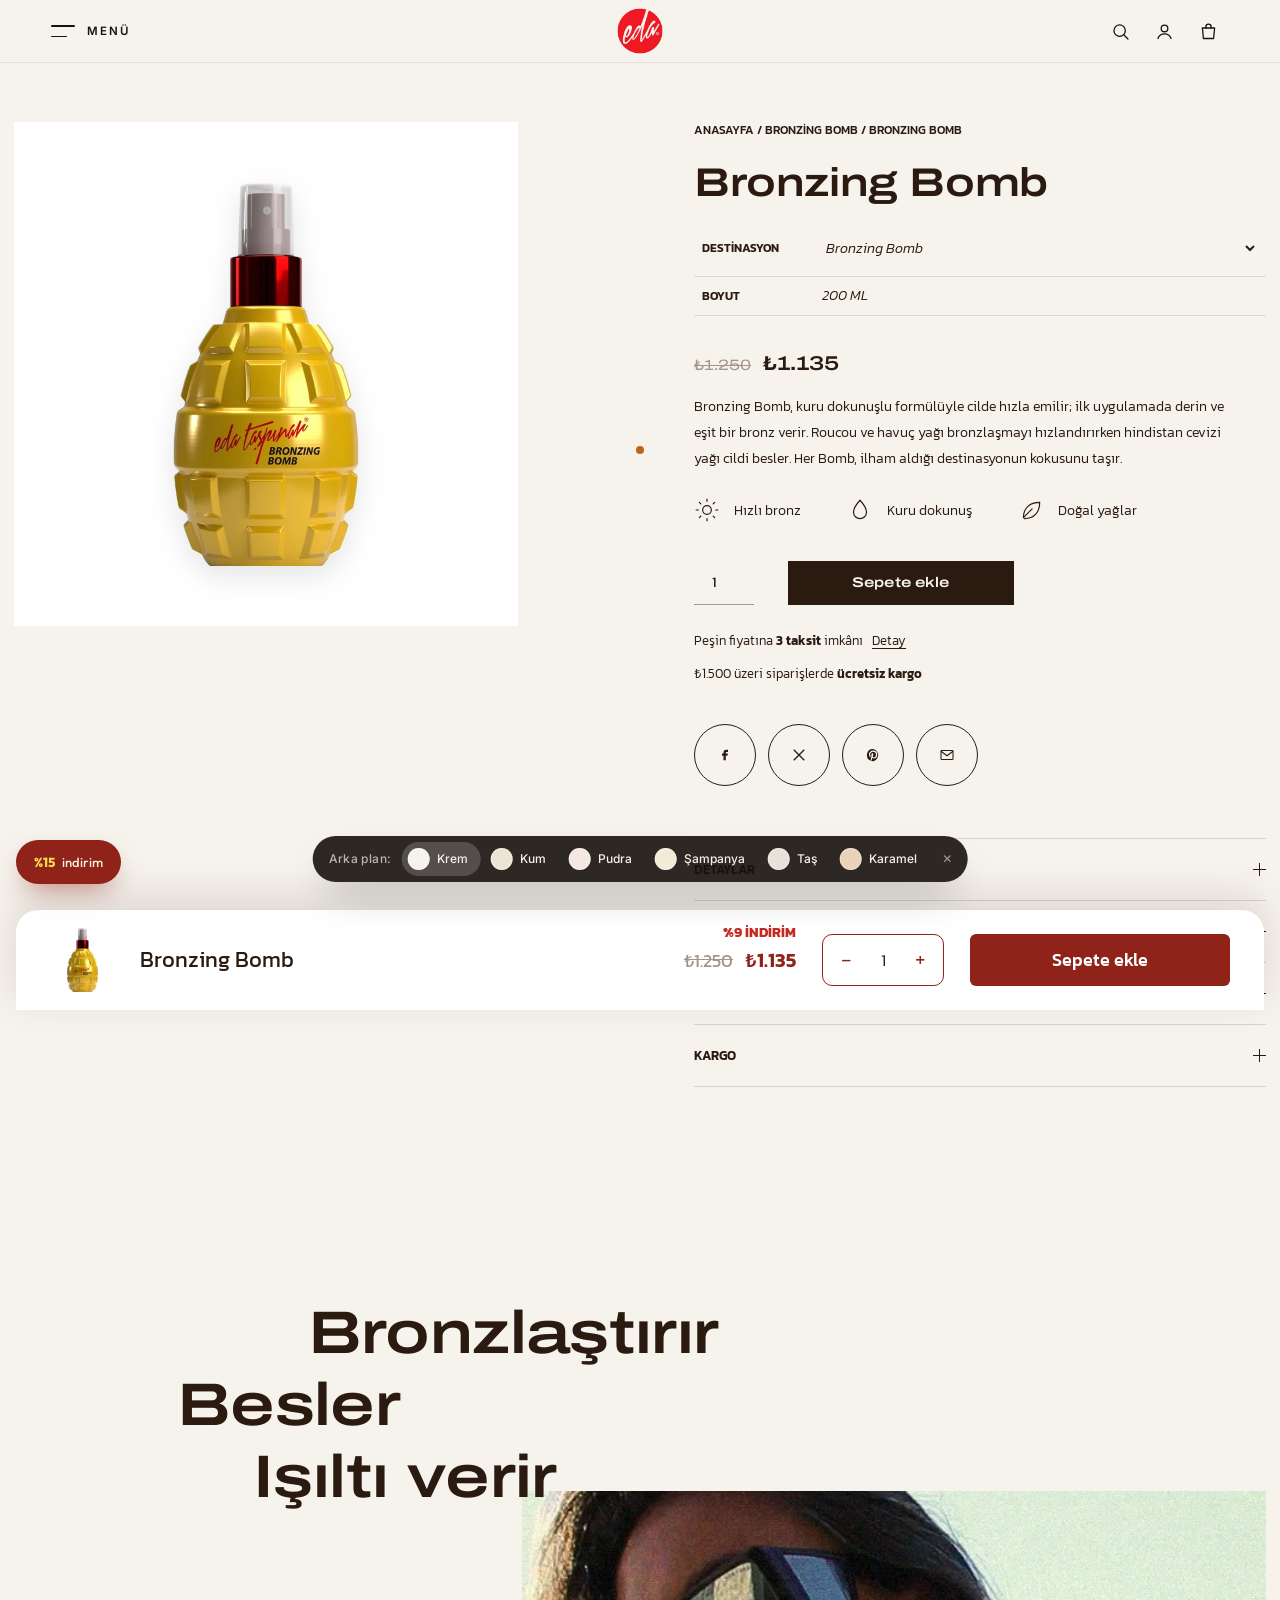
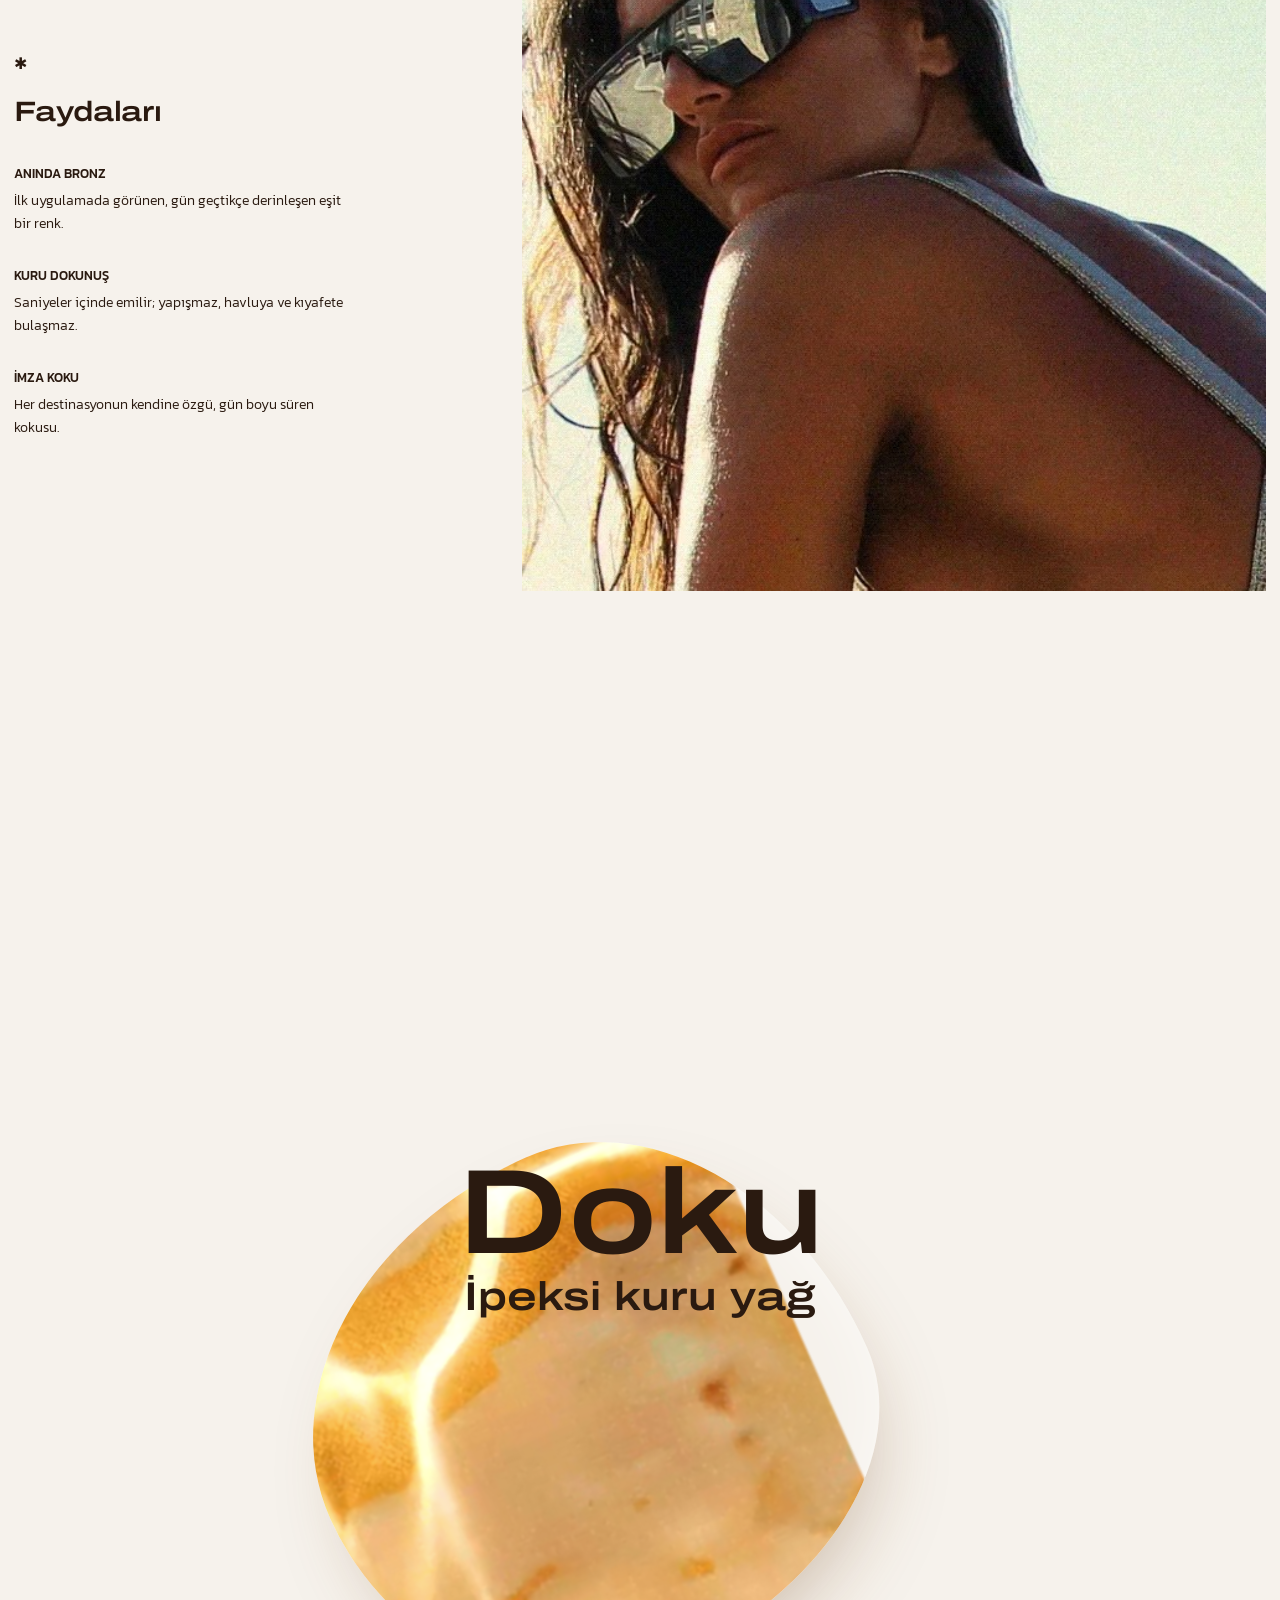
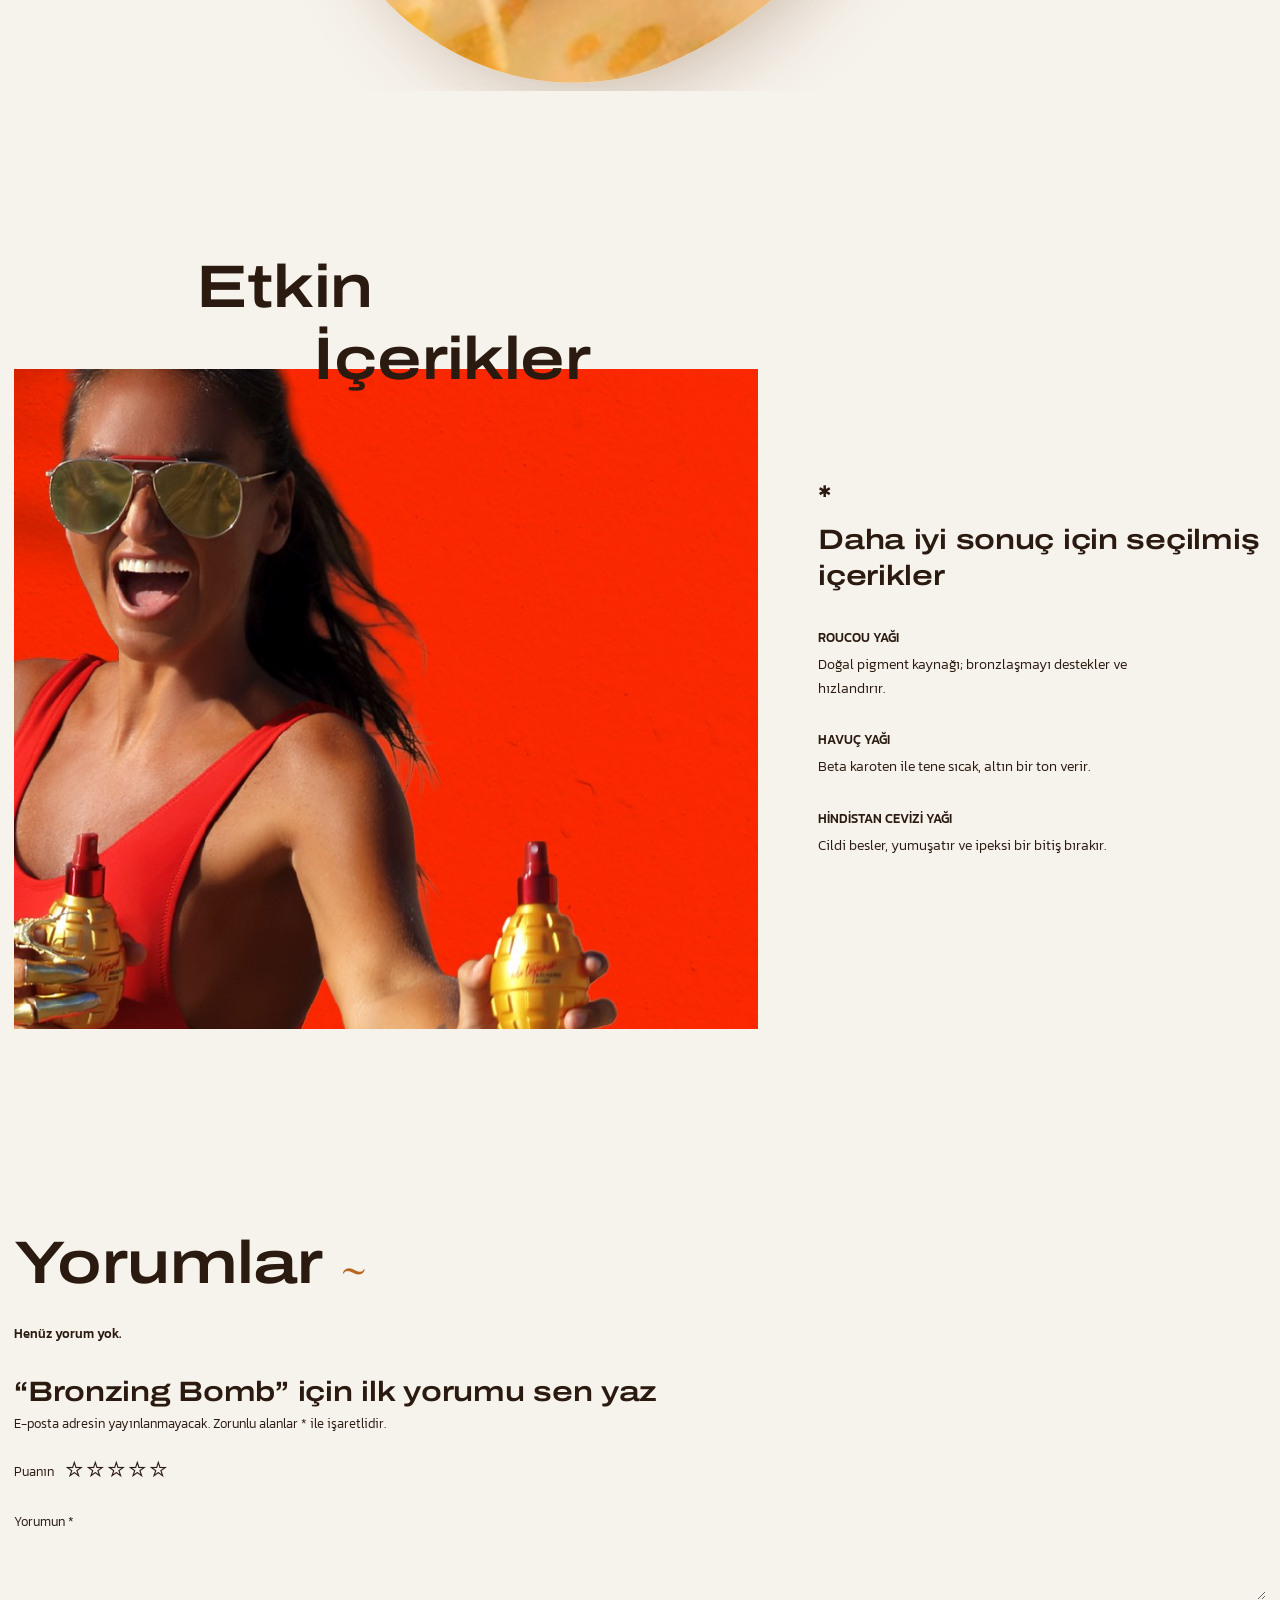
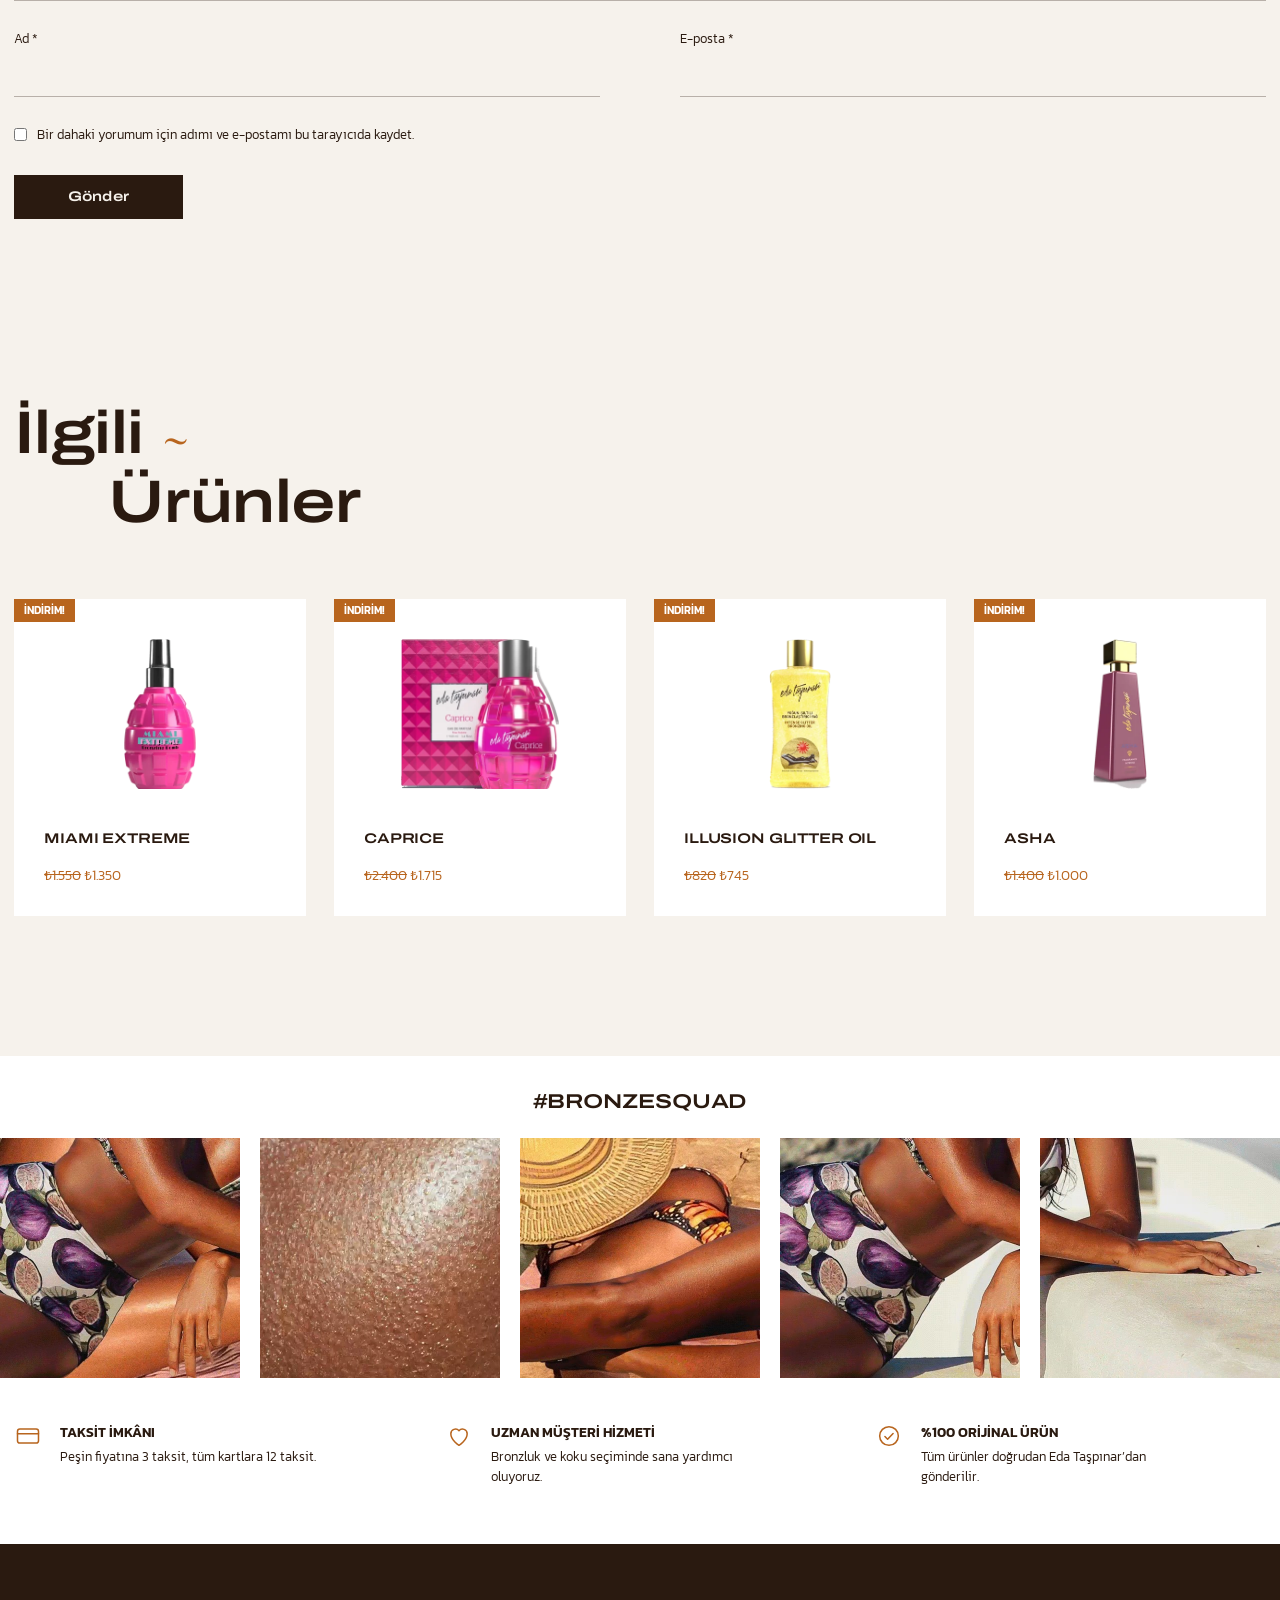
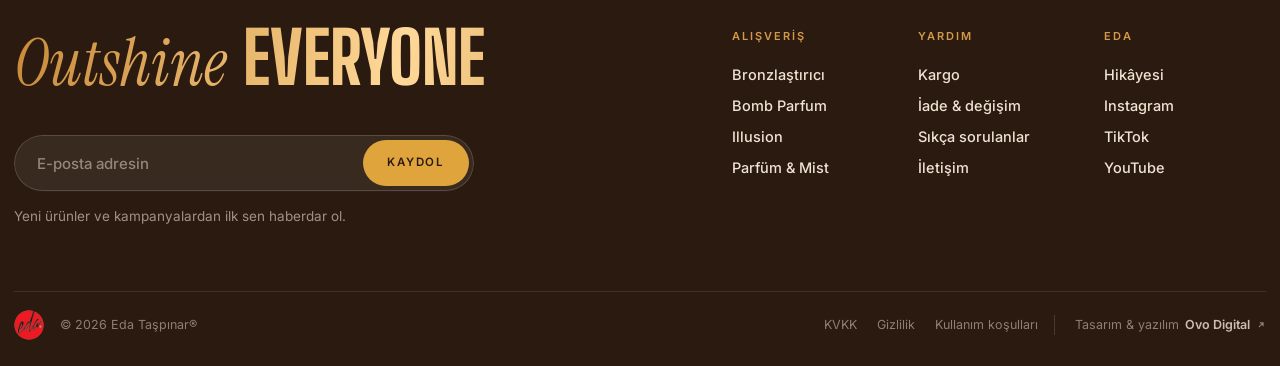
<file: site/pdp-jolie.html>
<!doctype html>
<html lang="tr">
<head>
<meta charset="utf-8">
<meta name="viewport" content="width=device-width, initial-scale=1">
<title>Ürün — Eda Taşpınar</title>
<meta name="description" content="Eda Taşpınar: bronzlaştırıcı, parfüm ve vücut ışıltısı. Outshine everyone.">
<link rel="preconnect" href="https://fonts.googleapis.com">
<link rel="preconnect" href="https://fonts.gstatic.com" crossorigin>
<link href="https://fonts.googleapis.com/css2?family=Archivo:wdth,wght@100..125,500..700&family=Kanit:wght@300;400;500;600&family=Saira+Extra+Condensed:wght@600;700;800&family=Saira:ital,wdth,wght@0,62.5..100,600..800;1,62.5..100,600..800&family=Anton&family=Outfit:wght@400;500;600;700;800&family=Big+Shoulders+Display:wght@800&family=Instrument+Serif:ital@0;1&family=Bodoni+Moda:opsz,wght@6..96,400&family=Playfair+Display:ital,wght@0,500;0,600;1,500&family=Inter:wght@400;500;600&display=swap" rel="stylesheet">
<link rel="stylesheet" href="styles.css?v=107">
<link rel="stylesheet" href="jolie.css?v=3">
<script>(function(){var t=new URLSearchParams(location.search).get("bg");try{t=t||localStorage.getItem("eda-bg");if(new URLSearchParams(location.search).has("palet"))localStorage.removeItem("eda-pal-off")}catch(e){}if(t)document.documentElement.setAttribute("data-bg",t)})();</script>
</head>
<body class="page-inner">

<header class="header" id="header">
  <div class="header__inner">
    <button class="header__burger" id="burger" aria-label="Menüyü aç" aria-expanded="false" aria-controls="mmenu"><i><span></span><span></span></i><b>Menü</b></button>
    <a class="header__logo" href="index.html" aria-label="Eda Taşpınar anasayfa">
      <img src="assets/img/logo-eda.png" alt="">
    </a>
    <div class="header__tools">
      <button aria-label="Ara" class="icon-btn">
        <svg viewBox="0 0 24 24"><circle cx="11" cy="11" r="6.5"/><path d="M16 16l4.5 4.5"/></svg>
      </button>
      <button aria-label="Hesabım" class="icon-btn hide-sm">
        <svg viewBox="0 0 24 24"><circle cx="12" cy="8.5" r="3.8"/><path d="M4.5 20c1.4-3.6 4.2-5.2 7.5-5.2s6.1 1.6 7.5 5.2"/></svg>
      </button>
      <button aria-label="Sepet" class="icon-btn bag-btn" id="bagBtn">
        <svg viewBox="0 0 24 24"><path d="M5 8h14l-1.2 12H6.2z"/><path d="M9 8V6.5a3 3 0 016 0V8"/></svg>
        <span class="bag-count" id="bagCount">0</span>
      </button>
    </div>
  </div>
</header>

<div class="mmenu" id="mmenu" aria-hidden="true"></div>

<main class="jp" id="jp"></main>

<footer class="ft">
  <div class="ft__in">
    <div class="ft__head">
      <h2 class="ft__t"><em>Outshine</em> everyone</h2>
      <form class="ft__form" onsubmit="event.preventDefault();this.classList.add('is-done')">
        <input type="email" required placeholder="E-posta adresin" aria-label="E-posta">
        <button type="submit">Kaydol</button>
        <span class="ft__thanks">Listedesin. Güneşte görüşürüz.</span>
      </form>
      <p class="ft__text">Yeni ürünler ve kampanyalardan ilk sen haberdar ol.</p>
    </div>
    <nav class="ft__cols">
      <div><h4>Alışveriş</h4><a href="koleksiyon.html?c=bronzing">Bronzlaştırıcı</a><a href="koleksiyon.html?c=parfum">Bomb Parfum</a><a href="koleksiyon.html?c=illusion">Illusion</a><a href="koleksiyon.html?c=fragrance">Parfüm &amp; Mist</a></div>
      <div><h4>Yardım</h4><a href="#">Kargo</a><a href="#">İade &amp; değişim</a><a href="#">Sıkça sorulanlar</a><a href="#">İletişim</a></div>
      <div><h4>Eda</h4><a href="index.html#eda">Hikâyesi</a><a href="#">Instagram</a><a href="#">TikTok</a><a href="#">YouTube</a></div>
    </nav>
  </div>
  <div class="ft__bottom">
    <img src="assets/img/logo-eda.png" alt="Eda Taşpınar">
    <span>© 2026 Eda Taşpınar®</span>
    <span class="ft__legal"><a href="#">KVKK</a><a href="#">Gizlilik</a><a href="#">Kullanım koşulları</a></span>
    <a class="ft__ovo" href="https://ovodigi.com" target="_blank" rel="noopener">Tasarım &amp; yazılım <b>Ovo Digital</b><svg viewBox="0 0 12 12" aria-hidden="true"><path d="M3.5 8.5l5-5M4.5 3.5h4v4"/></svg></a>
  </div>
</footer>

<!-- SEPET ÇEKMECESİ -->
<div class="drawer-bg" id="drawerBg"></div>
<aside class="drawer" id="drawer" aria-label="Sepet">
  <div class="drawer__head">
    <h3>Sepetin</h3>
    <button class="icon-btn" id="drawerClose" aria-label="Sepeti kapat"><svg viewBox="0 0 24 24"><path d="M6 6l12 12M18 6L6 18"/></svg></button>
  </div>
  <div class="drawer__ship" id="drawerShip"></div>
  <div class="drawer__items" id="drawerItems"></div>
  <div class="drawer__foot">
    <div class="drawer__total"><span>Ara toplam</span><strong id="drawerTotal">₺0</strong></div>
    <button class="btn btn--dark btn--full">Sepete git ve öde</button>
  </div>
</aside>

<script src="data.js?v=93"></script>
<script src="main.js?v=105"></script>
<script src="jolie.js?v=3"></script>
</body>
</html>
</file>
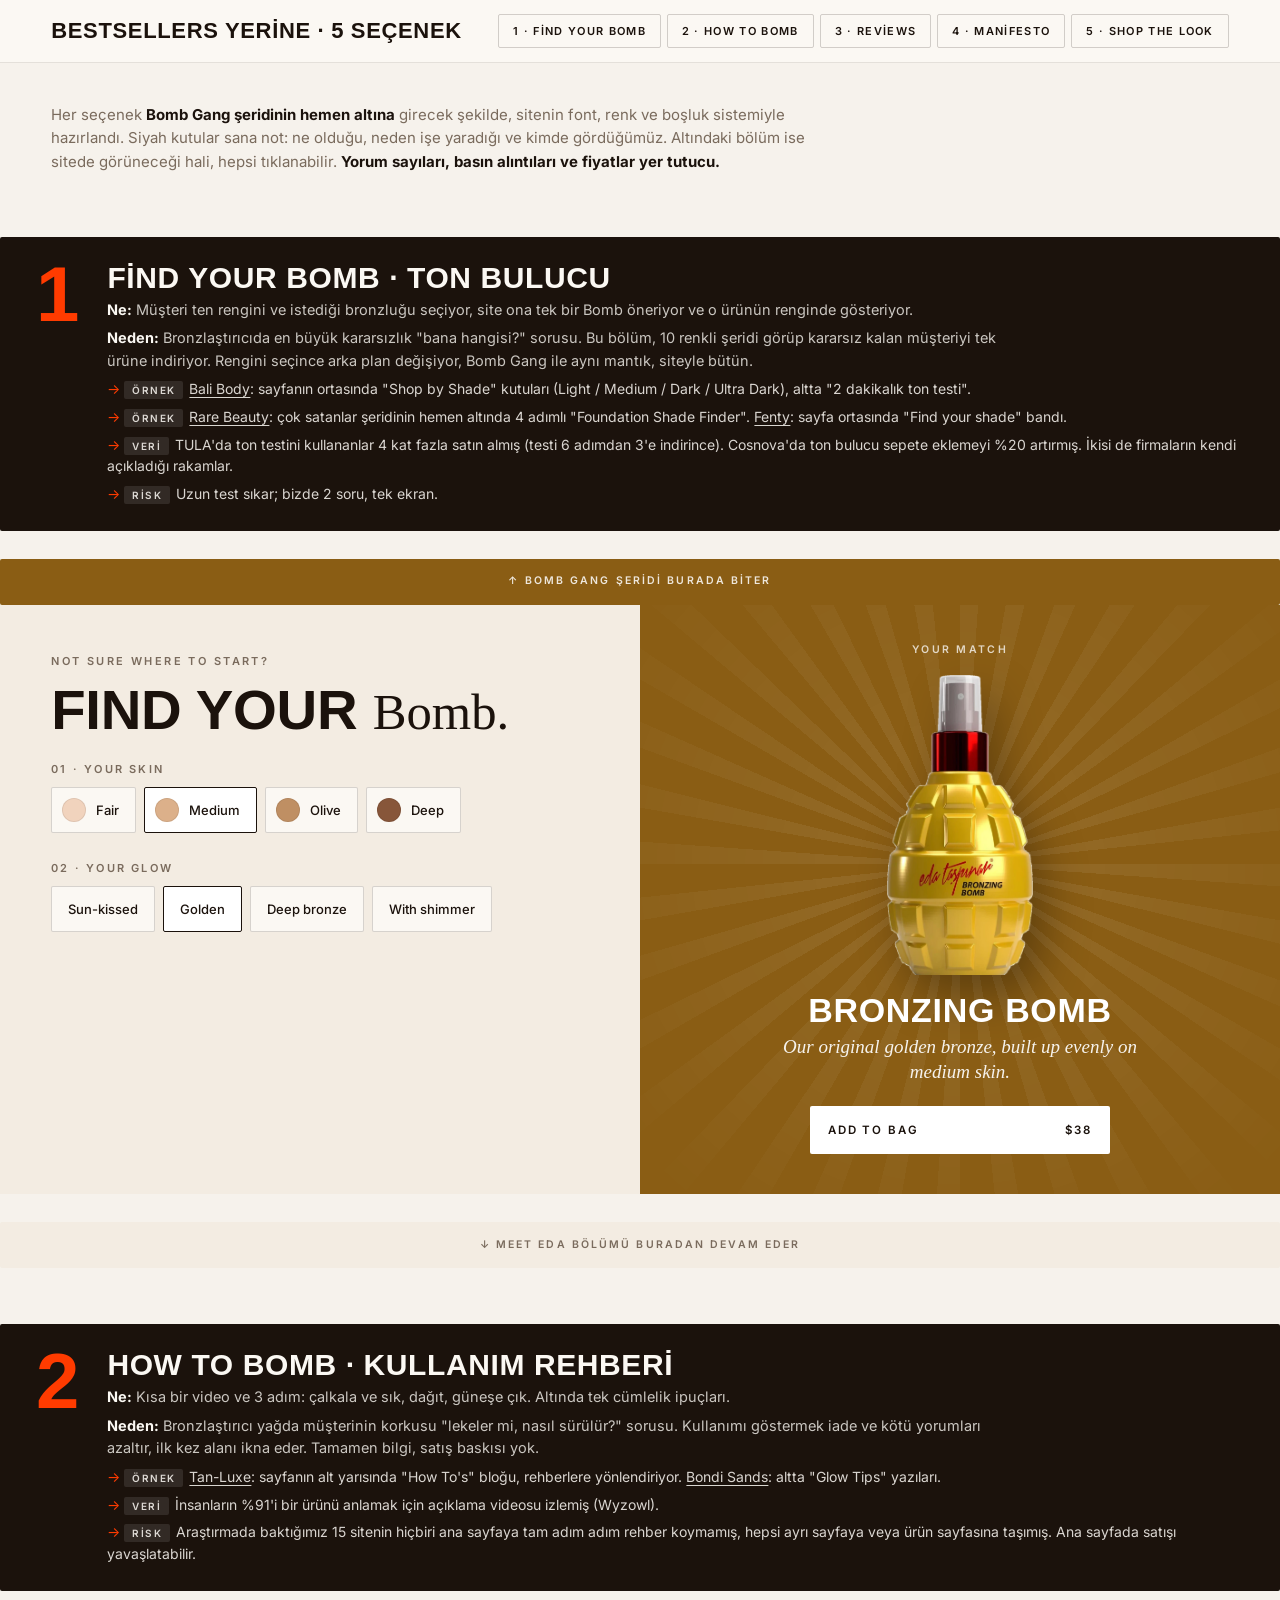
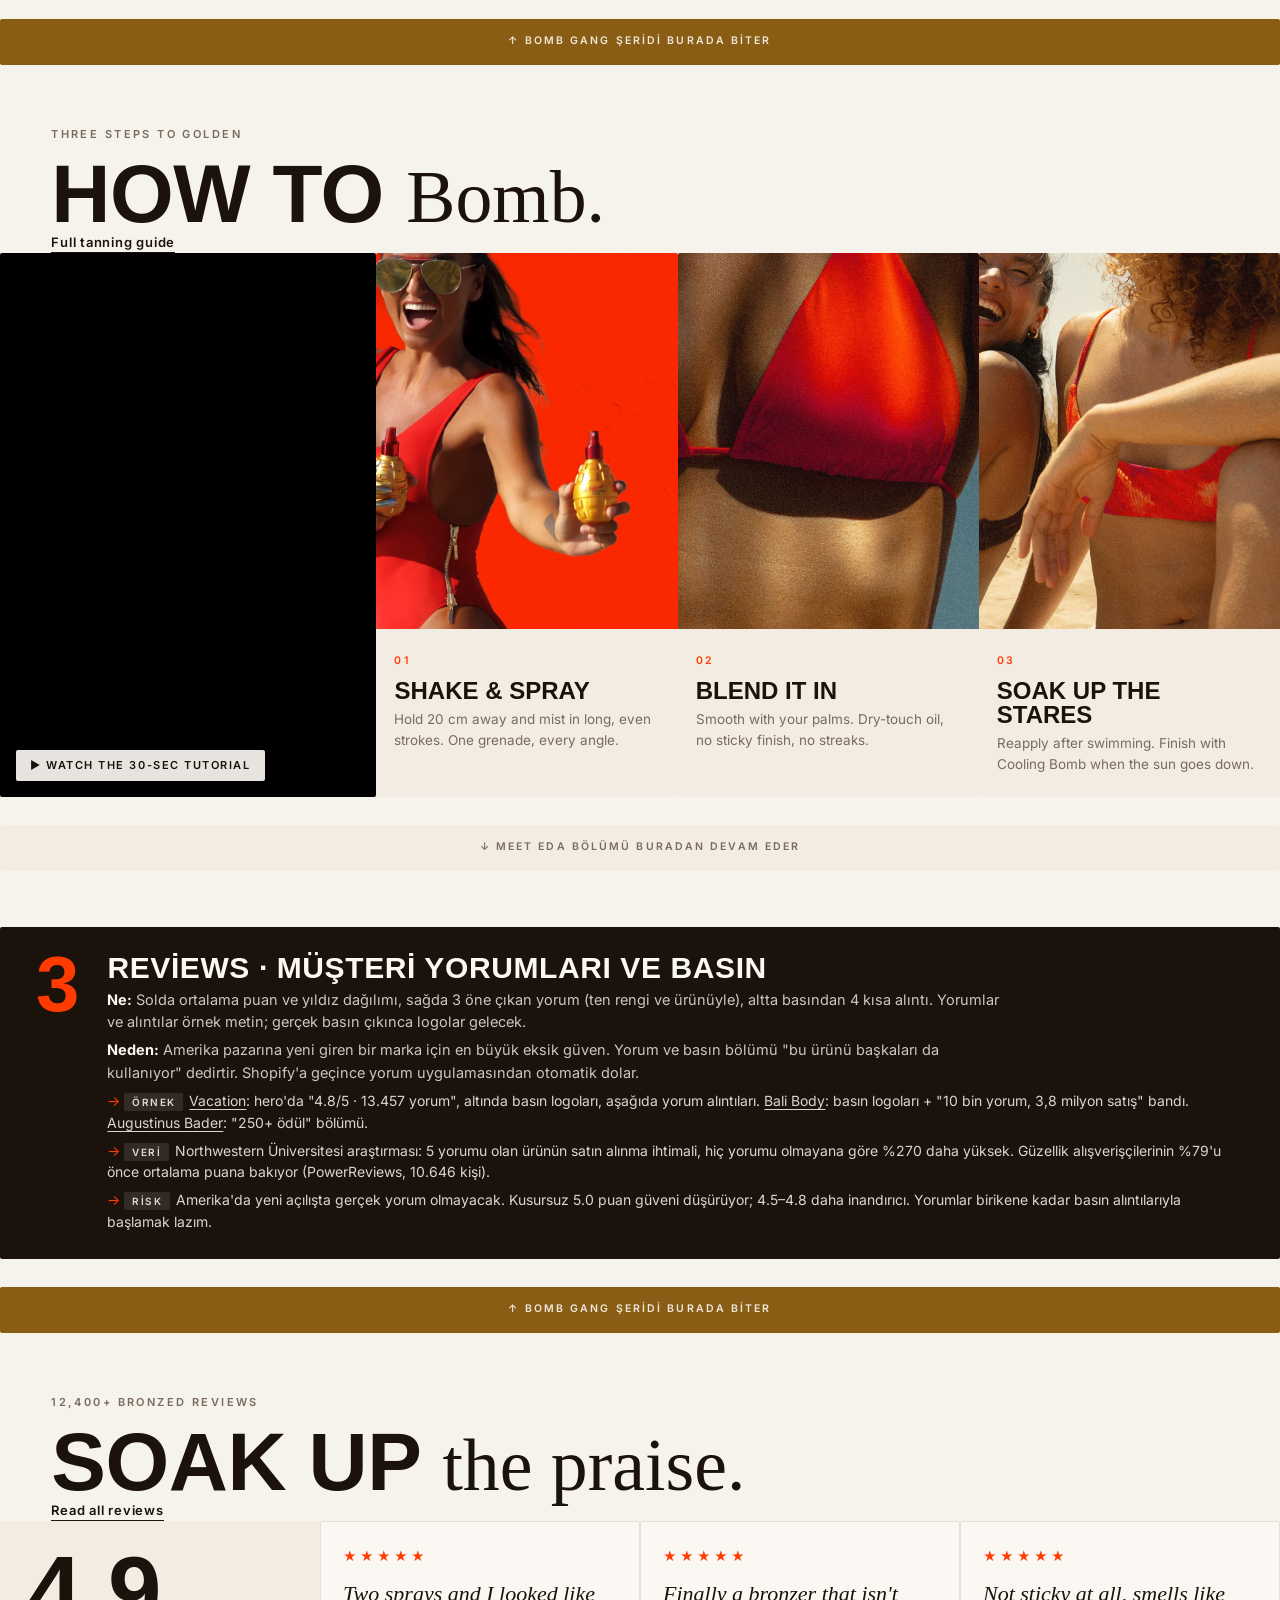
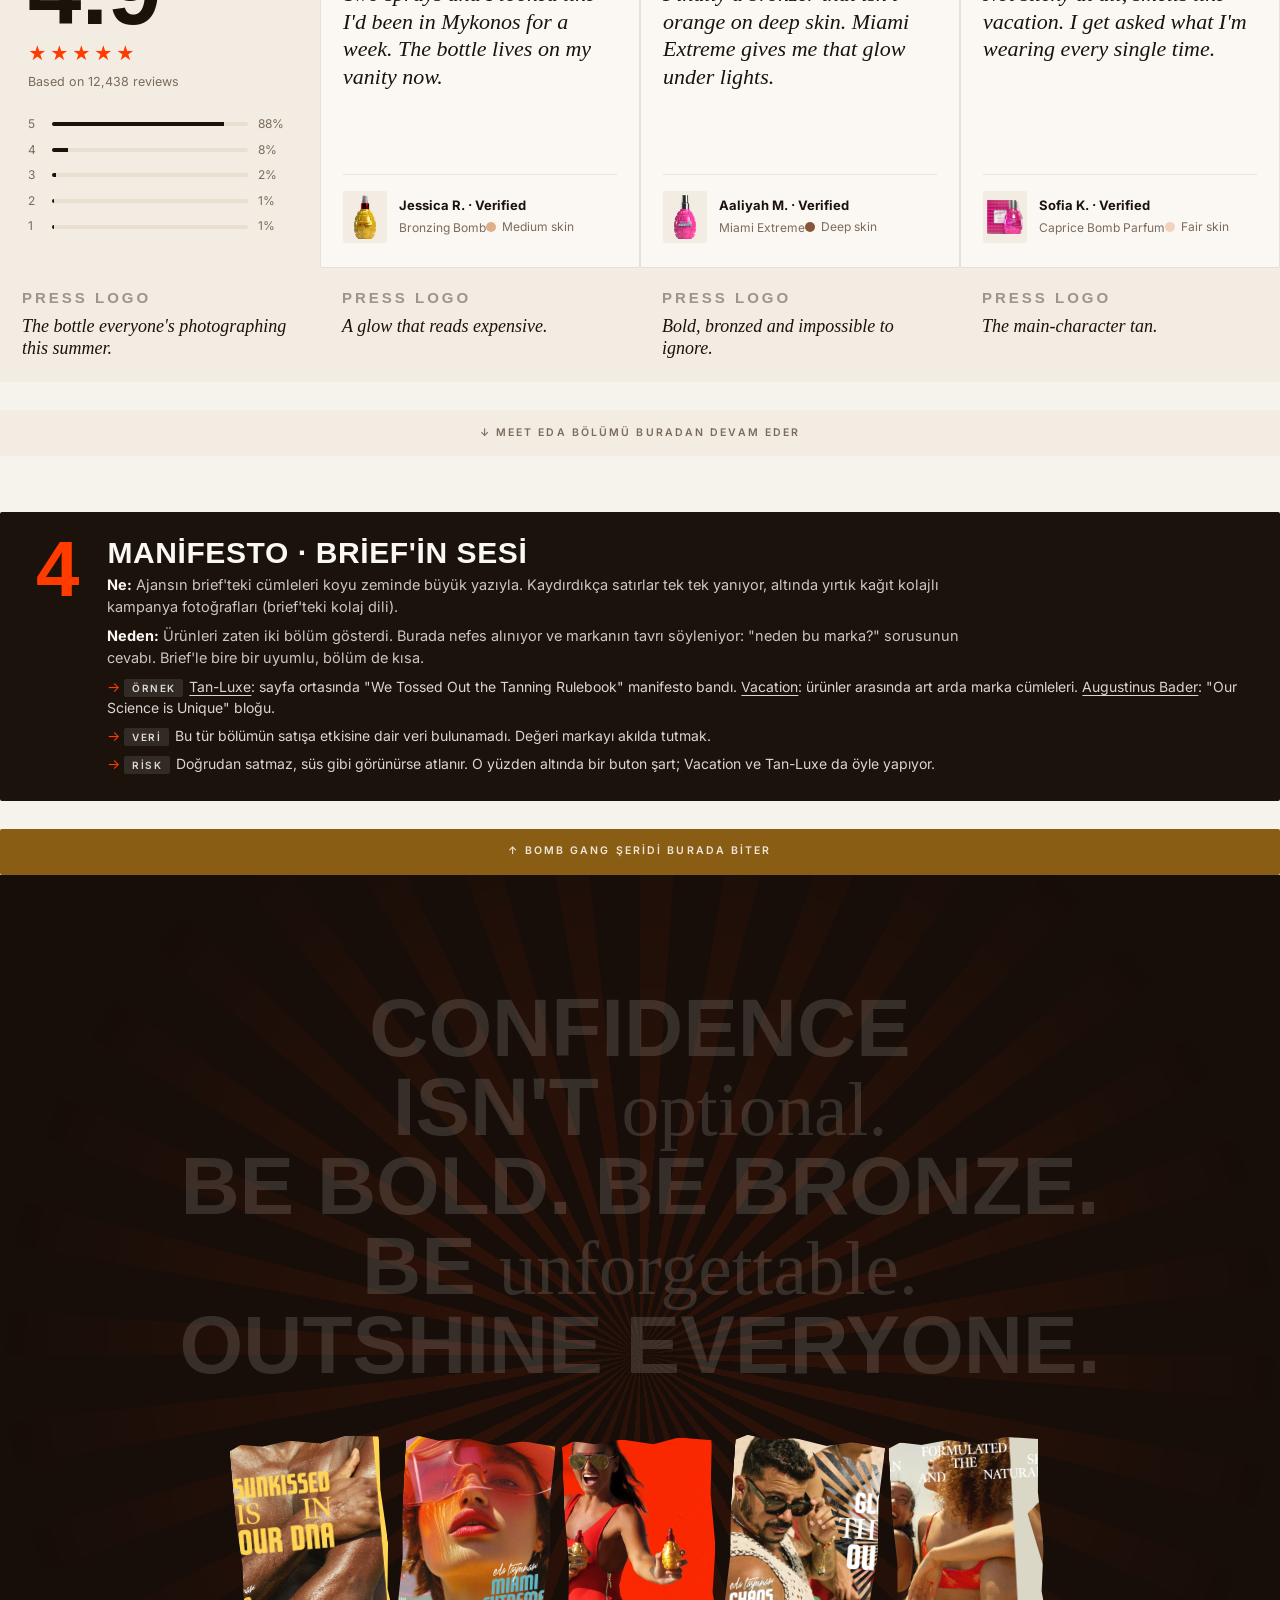
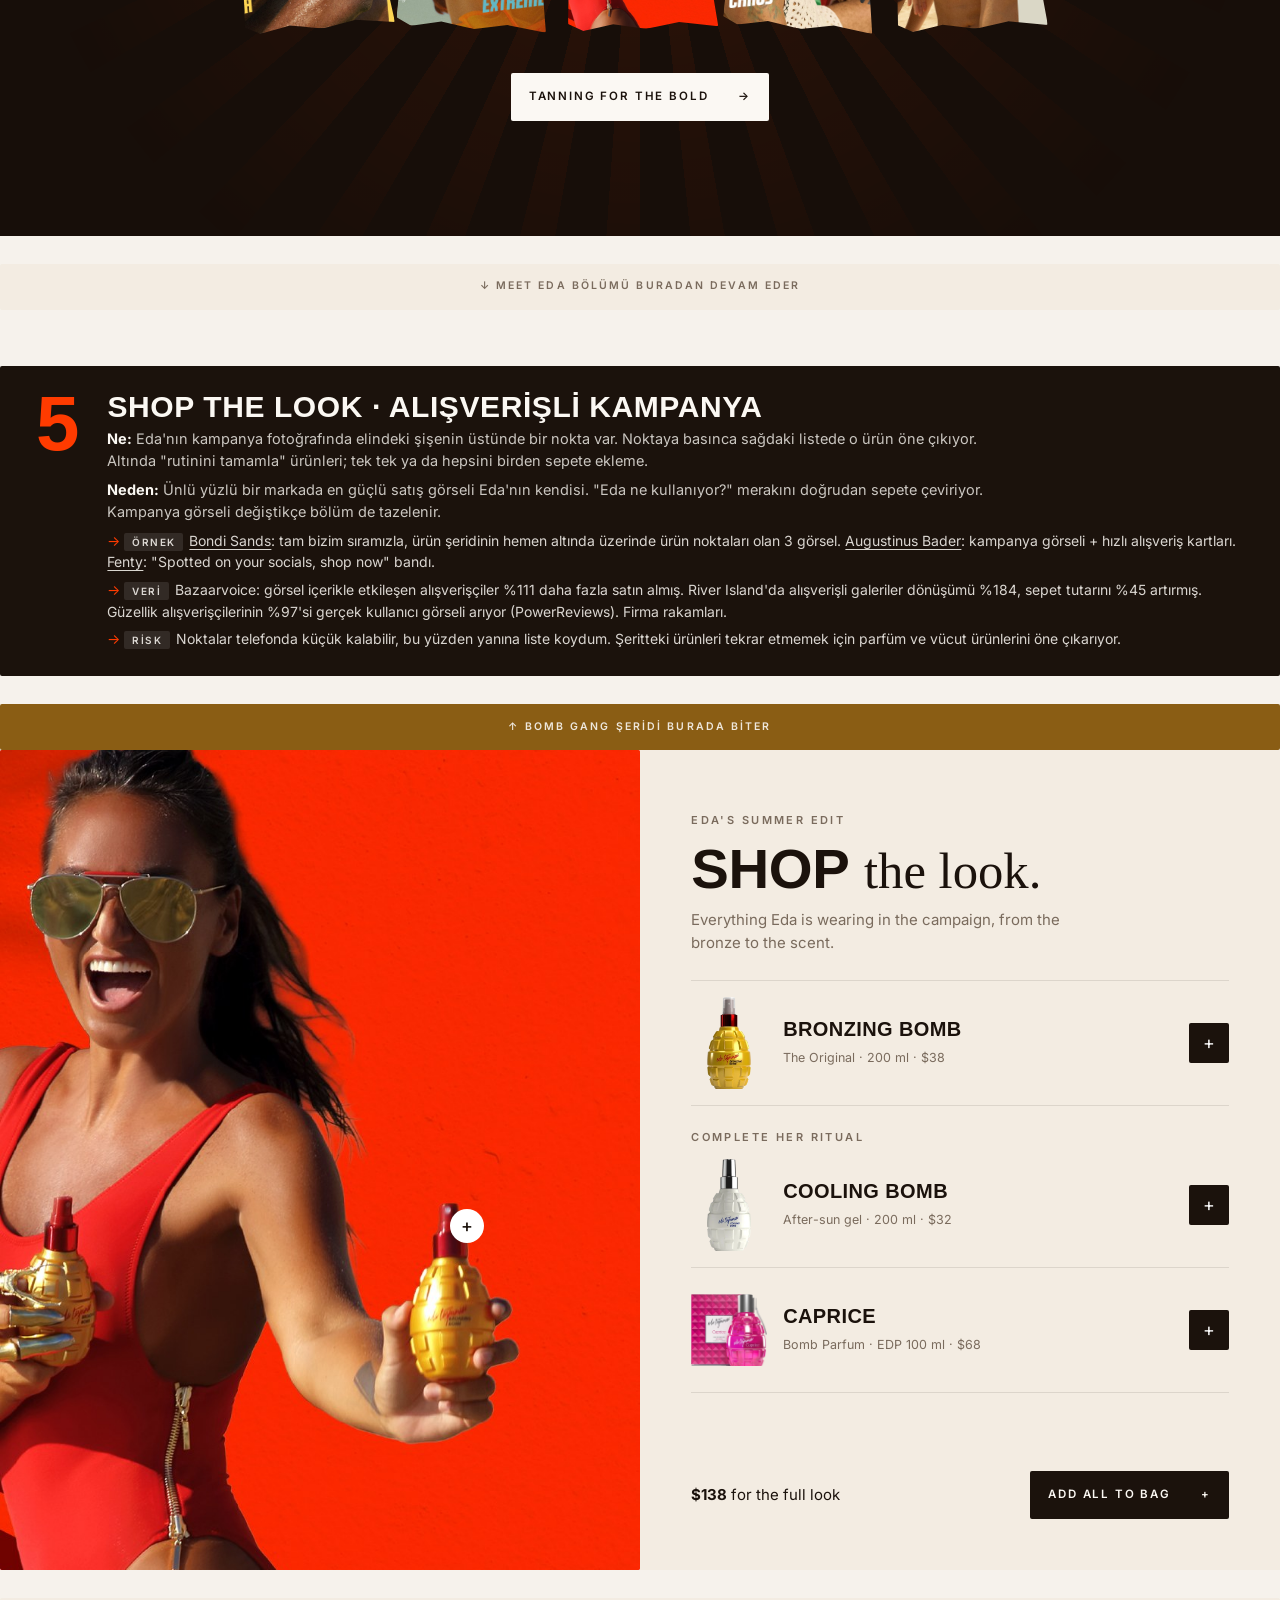
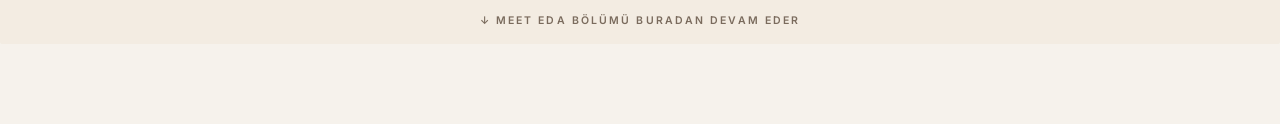
<file: site/secenekler.html>
<!doctype html>
<html lang="en">
<head>
<meta charset="utf-8">
<meta name="viewport" content="width=device-width, initial-scale=1">
<title>Bestsellers Yerine · 5 Seçenek</title>
<link rel="preconnect" href="https://fonts.googleapis.com">
<link rel="preconnect" href="https://fonts.gstatic.com" crossorigin>
<link href="https://fonts.googleapis.com/css2?family=Big+Shoulders+Display:wght@700;800;900&family=Instrument+Serif:ital@0;1&family=Inter:wght@400;500;600&display=swap" rel="stylesheet">
<link rel="stylesheet" href="styles.css?v=16">
<style>
/* ---------- seçenek sayfası iskeleti ---------- */
.o-top{position:sticky;top:0;z-index:50;display:flex;align-items:center;gap:20px;justify-content:space-between;flex-wrap:wrap;padding:14px var(--pad);background:var(--cream);border-bottom:1px solid rgba(23,14,9,.1)}
.o-top h1{font:800 22px/1 var(--f-display);text-transform:uppercase;letter-spacing:.03em}
.o-top nav{display:flex;gap:6px;flex-wrap:wrap}
.o-top nav a{height:34px;padding:0 14px;display:flex;align-items:center;border:1px solid rgba(23,14,9,.18);border-radius:2px;font:600 11px/1 var(--f-sans);letter-spacing:.12em;text-transform:uppercase}
.o-top nav a:hover{background:var(--ink);color:var(--cream)}
.o-intro{padding:40px var(--pad) 8px;max-width:900px;color:var(--muted);font-size:15px}
.o-intro b{color:var(--ink)}
.o-ctx{margin:28px var(--gap) 0;height:46px;display:flex;align-items:center;justify-content:center;background:#8a5d14;color:rgba(255,255,255,.85);font:600 10.5px/1 var(--f-sans);letter-spacing:.2em;text-transform:uppercase;border-radius:2px}
.o-ctx--after{background:var(--sand);color:var(--muted)}
.o-note{margin:56px var(--gap) 0;padding:26px clamp(18px,3vw,36px);background:var(--ink);color:var(--cream);border-radius:2px;display:grid;grid-template-columns:auto 1fr;gap:6px 28px;scroll-margin-top:80px}
.o-note__no{grid-row:span 4;font:900 78px/.8 var(--f-display);color:var(--signal)}
.o-note h2{font:800 30px/1 var(--f-display);text-transform:uppercase;letter-spacing:.02em}
.o-note p{color:rgba(251,248,243,.78);max-width:900px;font-size:14.5px}
.o-note p b{color:var(--cream)}
.o-note ul{list-style:none;display:flex;flex-direction:column;gap:6px;font-size:14px;color:rgba(251,248,243,.85)}
.o-note li::before{content:"→ ";color:var(--signal)}
.o-note a{text-decoration:underline;text-underline-offset:3px}
.o-note .tag{display:inline-block;margin-right:6px;padding:4px 8px;border-radius:2px;background:rgba(255,255,255,.1);font:600 10px/1 var(--f-sans);letter-spacing:.14em;text-transform:uppercase}

/* ---------- ortak ---------- */
.opt{margin:var(--gap) var(--gap) 0}
.sec-head{padding-top:clamp(40px,5vw,72px)}
.qbtn{height:48px;padding:0 18px;display:inline-flex;align-items:center;justify-content:space-between;gap:30px;border-radius:2px;background:var(--ink);color:var(--cream);font:600 11.5px/1 var(--f-sans);letter-spacing:.16em;text-transform:uppercase;transition:background .3s}
.qbtn:hover{background:var(--signal)}

/* ---------- 1. Find your Bomb ---------- */
.find{display:grid;grid-template-columns:1fr 1fr;gap:var(--gap);margin-top:0}
.find__q{background:var(--sand);padding:clamp(32px,4vw,56px)}
.find__q .h2{font-size:clamp(40px,4.4vw,68px)}
.find__step{margin-top:30px}
.find__step p{font:600 11px/1 var(--f-sans);letter-spacing:.2em;text-transform:uppercase;color:var(--muted);margin-bottom:12px}
.find__opts{display:flex;flex-wrap:wrap;gap:8px}
.find__opts button{display:flex;align-items:center;gap:10px;height:46px;padding:0 16px 0 10px;border:1px solid rgba(23,14,9,.16);border-radius:2px;background:var(--cream);font:500 13px/1 var(--f-sans);transition:border-color .3s,background .3s}
.find__opts button i{width:24px;height:24px;border-radius:50%;background:var(--sw);box-shadow:inset 0 0 0 1px rgba(0,0,0,.08)}
.find__opts button[aria-pressed="true"]{border-color:var(--ink);background:#fff}
.find__opts.goal button{padding:0 16px}
.find__res{position:relative;overflow:hidden;background:var(--r,#8a5d14);color:#fff;display:flex;flex-direction:column;align-items:center;justify-content:center;text-align:center;padding:40px 28px;min-height:560px;transition:background-color .8s ease}
.find__res::before{content:"";position:absolute;left:50%;top:44%;width:1600px;height:1600px;margin:-800px 0 0 -800px;background:repeating-conic-gradient(rgba(255,255,255,.07) 0 4deg,transparent 4deg 10deg);-webkit-mask:radial-gradient(circle,#000 0 12%,transparent 40%);mask:radial-gradient(circle,#000 0 12%,transparent 40%)}
.find__res > *{position:relative}
.find__res small{font:600 10.5px/1 var(--f-sans);letter-spacing:.22em;text-transform:uppercase;opacity:.75}
.find__res img{height:300px;margin:20px 0 18px;filter:drop-shadow(14px 22px 22px rgba(0,0,0,.3));transition:opacity .3s}
.find__res h3{font:800 34px/1 var(--f-display);text-transform:uppercase;letter-spacing:.02em}
.find__res p{font:italic 19px/1.3 var(--f-serif);max-width:380px;margin-top:8px;opacity:.92}
.find__res .qbtn{margin-top:22px;background:#fff;color:var(--ink);min-width:300px}
.find__res .qbtn:hover{background:var(--ink);color:#fff}

/* ---------- 2. How to Bomb ---------- */
.how__grid{display:grid;grid-template-columns:1.25fr 1fr 1fr 1fr;gap:var(--gap)}
.how__video{position:relative;overflow:hidden;border-radius:2px;min-height:460px;background:#000}
.how__video video{position:absolute;inset:0;width:100%;height:100%;object-fit:cover}
.how__video span{position:absolute;left:16px;bottom:16px;display:flex;align-items:center;gap:10px;padding:10px 14px;background:rgba(251,248,243,.92);color:var(--ink);border-radius:2px;font:600 11px/1 var(--f-sans);letter-spacing:.14em;text-transform:uppercase}
.how__step{display:flex;flex-direction:column;background:var(--sand);border-radius:2px;overflow:hidden}
.how__step figure{aspect-ratio:4/5;overflow:hidden}
.how__step figure img{width:100%;height:100%;object-fit:cover;transition:transform 1s var(--ease)}
.how__step:hover figure img{transform:scale(1.05)}
.how__step div{padding:18px 18px 22px}
.how__step b{font:600 10.5px/1 var(--f-sans);letter-spacing:.2em;color:var(--signal)}
.how__step h3{font:800 24px/1 var(--f-display);text-transform:uppercase;margin:8px 0 6px}
.how__step p{color:var(--muted);font-size:13.5px}

/* ---------- 3. Reviews ---------- */
.rev{display:grid;grid-template-columns:320px 1fr;gap:var(--gap)}
.rev__sum{background:var(--sand);padding:32px 28px;display:flex;flex-direction:column}
.rev__big{font:800 96px/.8 var(--f-display)}
.rev__stars{color:var(--signal);letter-spacing:3px;font-size:18px;margin:10px 0 4px}
.rev__sum small{color:var(--muted)}
.rev__bars{margin-top:24px;display:flex;flex-direction:column;gap:7px;font-size:12px;color:var(--muted)}
.rev__bars div{display:grid;grid-template-columns:14px 1fr 34px;gap:10px;align-items:center}
.rev__bars i{height:4px;background:var(--sand-2);border-radius:4px;overflow:hidden}
.rev__bars i b{display:block;height:100%;background:var(--ink)}
.rev__cards{display:grid;grid-template-columns:repeat(3,1fr);gap:var(--gap)}
.rcard{background:var(--cream);border:1px solid rgba(23,14,9,.1);border-radius:2px;padding:24px 22px;display:flex;flex-direction:column}
.rcard .rev__stars{font-size:13px;margin:0 0 14px}
.rcard q{font:italic 22px/1.25 var(--f-serif);quotes:none;flex:1}
.rcard footer{display:flex;align-items:center;gap:12px;margin-top:22px;padding-top:16px;border-top:1px solid rgba(23,14,9,.08)}
.rcard footer img{width:44px;height:52px;object-fit:contain;background:var(--sand);border-radius:2px;padding:4px}
.rcard footer b{display:block;font-size:13px}
.rcard footer small{color:var(--muted);font-size:12px}
.rcard__tone{display:inline-flex;align-items:center;gap:6px;margin-top:3px}
.rcard__tone i{width:10px;height:10px;border-radius:50%;background:var(--sw)}
.press{grid-column:1/-1;display:grid;grid-template-columns:repeat(4,1fr);gap:var(--gap)}
.press div{background:var(--sand);padding:22px;display:flex;flex-direction:column;gap:10px}
.press span{font:800 15px/1 var(--f-display);letter-spacing:.2em;text-transform:uppercase;color:rgba(27,18,12,.4)}
.press q{font:italic 18px/1.25 var(--f-serif);quotes:none}

/* ---------- 4. Manifesto ---------- */
.man{position:relative;overflow:hidden;background:var(--espresso);color:var(--cream);padding:clamp(70px,9vw,130px) var(--pad);text-align:center}
.man::before{content:"";position:absolute;left:50%;top:50%;width:2400px;height:2400px;margin:-1200px 0 0 -1200px;background:repeating-conic-gradient(rgba(255,59,0,.09) 0 4deg,transparent 4deg 10deg);-webkit-mask:radial-gradient(circle,#000 0 10%,transparent 38%);mask:radial-gradient(circle,#000 0 10%,transparent 38%);animation:spin 160s linear infinite}
.man > *{position:relative}
.man__lines{display:flex;flex-direction:column;align-items:center;gap:4px}
.man__lines p{font:800 clamp(40px,6.4vw,104px)/.92 var(--f-display);text-transform:uppercase;color:rgba(251,248,243,.14);transition:color .6s var(--ease)}
.man__lines p em{font-size:.92em}
.man__lines p.is-lit{color:var(--cream)}
.man__lines p.is-lit em{color:var(--signal)}
.man__collage{display:flex;justify-content:center;gap:14px;margin-top:56px}
.man__collage img{width:150px;height:190px;object-fit:cover;border-radius:2px;transform:rotate(var(--r));box-shadow:0 20px 40px -18px rgba(0,0,0,.7);clip-path:polygon(0 3%,8% 0,22% 2%,40% 0,61% 3%,78% 0,100% 2%,98% 30%,100% 58%,97% 82%,100% 100%,74% 97%,52% 100%,30% 97%,10% 100%,0 96%,2% 64%,0 36%)}
.man .qbtn{margin-top:44px;background:var(--cream);color:var(--ink)}
.man .qbtn:hover{background:var(--signal);color:#fff}

/* ---------- 5. Shop the look ---------- */
.look{display:grid;grid-template-columns:1fr 1fr;gap:var(--gap)}
.look__img{position:relative;overflow:hidden;border-radius:2px;background:#e33}
.look__img img{width:100%;height:100%;object-fit:cover;object-position:50% 30%;max-height:820px}
.hot{position:absolute;left:var(--x);top:var(--y);width:34px;height:34px;margin:-17px 0 0 -17px;border-radius:50%;background:#fff;box-shadow:0 0 0 0 rgba(255,255,255,.6);animation:pulse 2.2s infinite;display:grid;place-items:center;font:500 18px/1 var(--f-sans);color:var(--ink)}
.hot[aria-expanded="true"]{background:var(--ink);color:#fff;animation:none}
@keyframes pulse{70%{box-shadow:0 0 0 14px rgba(255,255,255,0)}100%{box-shadow:0 0 0 0 rgba(255,255,255,0)}}
.look__list{background:var(--sand);padding:clamp(28px,4vw,52px);display:flex;flex-direction:column}
.look__list .h2{font-size:clamp(40px,4.4vw,68px)}
.look__list > p{color:var(--muted);margin-top:14px;max-width:420px}
.litem{display:grid;grid-template-columns:76px 1fr auto;gap:16px;align-items:center;padding:16px 0;border-bottom:1px solid rgba(23,14,9,.1);transition:background .3s,padding .4s var(--ease)}
.litem:first-of-type{margin-top:26px;border-top:1px solid rgba(23,14,9,.1)}
.litem.is-on{background:var(--cream);padding-left:12px;padding-right:12px}
.litem img{height:92px;width:76px;object-fit:contain}
.litem b{font:800 20px/1 var(--f-display);text-transform:uppercase;letter-spacing:.02em}
.litem small{display:block;color:var(--muted);font-size:12.5px;margin-top:5px}
.litem button{width:40px;height:40px;border-radius:2px;background:var(--ink);color:#fff;font-size:18px}
.litem button:hover{background:var(--signal)}
.look__total{margin-top:auto;padding-top:26px;display:flex;justify-content:space-between;align-items:center;gap:20px}

@media (max-width:900px){
  .find,.look,.rev{grid-template-columns:1fr}
  .how__grid{grid-template-columns:1fr 1fr}
  .how__video{grid-column:1/-1;min-height:300px}
  .rev__cards,.press{grid-template-columns:1fr}
  .man__collage img{width:90px;height:120px}
  .o-note{grid-template-columns:1fr}.o-note__no{grid-row:auto;font-size:56px}
}
</style>
</head>
<body>

<header class="o-top" lang="tr">
  <h1>Bestsellers yerine · 5 seçenek</h1>
  <nav>
    <a href="#o1">1 · Find your Bomb</a>
    <a href="#o2">2 · How to Bomb</a>
    <a href="#o3">3 · Reviews</a>
    <a href="#o4">4 · Manifesto</a>
    <a href="#o5">5 · Shop the look</a>
  </nav>
</header>

<p class="o-intro" lang="tr">Her seçenek <b>Bomb Gang şeridinin hemen altına</b> girecek şekilde, sitenin font, renk ve boşluk sistemiyle hazırlandı. Siyah kutular sana not: ne olduğu, neden işe yaradığı ve kimde gördüğümüz. Altındaki bölüm ise sitede görüneceği hali, hepsi tıklanabilir. <b>Yorum sayıları, basın alıntıları ve fiyatlar yer tutucu.</b></p>

<!-- ================= 1 ================= -->
<section lang="tr" class="o-note" id="o1">
  <span class="o-note__no">1</span>
  <h2>Find your Bomb · ton bulucu</h2>
  <p><b>Ne:</b> Müşteri ten rengini ve istediği bronzluğu seçiyor, site ona tek bir Bomb öneriyor ve o ürünün renginde gösteriyor.</p>
  <p><b>Neden:</b> Bronzlaştırıcıda en büyük kararsızlık "bana hangisi?" sorusu. Bu bölüm, 10 renkli şeridi görüp kararsız kalan müşteriyi tek ürüne indiriyor. Rengini seçince arka plan değişiyor, Bomb Gang ile aynı mantık, siteyle bütün.</p>
  <ul id="ex1">
  <li><span class="tag">Örnek</span><a href="https://uk.balibodyco.com" target="_blank">Bali Body</a>: sayfanın ortasında "Shop by Shade" kutuları (Light / Medium / Dark / Ultra Dark), altta "2 dakikalık ton testi".</li>
  <li><span class="tag">Örnek</span><a href="https://rarebeauty.com" target="_blank">Rare Beauty</a>: çok satanlar şeridinin hemen altında 4 adımlı "Foundation Shade Finder". <a href="https://fentybeauty.com" target="_blank">Fenty</a>: sayfa ortasında "Find your shade" bandı.</li>
  <li><span class="tag">Veri</span>TULA'da ton testini kullananlar 4 kat fazla satın almış (testi 6 adımdan 3'e indirince). Cosnova'da ton bulucu sepete eklemeyi %20 artırmış. İkisi de firmaların kendi açıkladığı rakamlar.</li>
  <li><span class="tag">Risk</span>Uzun test sıkar; bizde 2 soru, tek ekran.</li>
  </ul>
</section>
<div class="o-ctx" lang="tr">↑ Bomb Gang şeridi burada biter</div>
<section class="opt find">
  <div class="find__q">
    <p class="eyebrow">Not sure where to start?</p>
    <h2 class="h2">Find your <em>Bomb.</em></h2>
    <div class="find__step">
      <p>01 · Your skin</p>
      <div class="find__opts" id="fSkin">
        <button aria-pressed="false" data-v="fair" style="--sw:#f1d3bd"><i></i>Fair</button>
        <button aria-pressed="true" data-v="medium" style="--sw:#dcb08a"><i></i>Medium</button>
        <button aria-pressed="false" data-v="olive" style="--sw:#bf8f63"><i></i>Olive</button>
        <button aria-pressed="false" data-v="deep" style="--sw:#87563a"><i></i>Deep</button>
      </div>
    </div>
    <div class="find__step">
      <p>02 · Your glow</p>
      <div class="find__opts goal" id="fGoal">
        <button aria-pressed="false" data-v="kissed">Sun-kissed</button>
        <button aria-pressed="true" data-v="golden">Golden</button>
        <button aria-pressed="false" data-v="deep">Deep bronze</button>
        <button aria-pressed="false" data-v="shimmer">With shimmer</button>
      </div>
    </div>
  </div>
  <div class="find__res" id="fRes">
    <small>Your match</small>
    <img id="fImg" src="assets/bomb/gold.webp" alt="">
    <h3 id="fName">Bronzing Bomb</h3>
    <p id="fWhy">Our original golden bronze, built up evenly on medium skin.</p>
    <button class="qbtn"><span>Add to bag</span><span id="fPrice">$38</span></button>
  </div>
</section>
<div class="o-ctx o-ctx--after" lang="tr">↓ Meet Eda bölümü buradan devam eder</div>

<!-- ================= 2 ================= -->
<section lang="tr" class="o-note" id="o2">
  <span class="o-note__no">2</span>
  <h2>How to Bomb · kullanım rehberi</h2>
  <p><b>Ne:</b> Kısa bir video ve 3 adım: çalkala ve sık, dağıt, güneşe çık. Altında tek cümlelik ipuçları.</p>
  <p><b>Neden:</b> Bronzlaştırıcı yağda müşterinin korkusu "lekeler mi, nasıl sürülür?" sorusu. Kullanımı göstermek iade ve kötü yorumları azaltır, ilk kez alanı ikna eder. Tamamen bilgi, satış baskısı yok.</p>
  <ul id="ex2">
  <li><span class="tag">Örnek</span><a href="https://tan-luxe.com" target="_blank">Tan-Luxe</a>: sayfanın alt yarısında "How To's" bloğu, rehberlere yönlendiriyor. <a href="https://bondisands.com" target="_blank">Bondi Sands</a>: altta "Glow Tips" yazıları.</li>
  <li><span class="tag">Veri</span>İnsanların %91'i bir ürünü anlamak için açıklama videosu izlemiş (Wyzowl).</li>
  <li><span class="tag">Risk</span>Araştırmada baktığımız 15 sitenin hiçbiri ana sayfaya tam adım adım rehber koymamış, hepsi ayrı sayfaya veya ürün sayfasına taşımış. Ana sayfada satışı yavaşlatabilir.</li>
  </ul>
</section>
<div class="o-ctx" lang="tr">↑ Bomb Gang şeridi burada biter</div>
<section class="opt how">
  <header class="sec-head" style="padding-left:calc(var(--pad) - var(--gap));padding-right:calc(var(--pad) - var(--gap))">
    <div><p class="eyebrow">Three steps to golden</p><h2 class="h2">How to <em>Bomb.</em></h2></div>
    <div class="sec-head__side"><a href="#" class="link">Full tanning guide</a></div>
  </header>
  <div class="how__grid">
    <div class="how__video"><video src="assets/img/hero.mp4" autoplay muted loop playsinline></video><span>▶ Watch the 30-sec tutorial</span></div>
    <article class="how__step"><figure><img src="assets/img/panel-best.jpg" alt=""></figure><div><b>01</b><h3>Shake &amp; spray</h3><p>Hold 20 cm away and mist in long, even strokes. One grenade, every angle.</p></div></article>
    <article class="how__step"><figure><img src="assets/img/panel-bronze.jpg" alt=""></figure><div><b>02</b><h3>Blend it in</h3><p>Smooth with your palms. Dry-touch oil, no sticky finish, no streaks.</p></div></article>
    <article class="how__step"><figure><img src="assets/img/panel-body.jpg" alt=""></figure><div><b>03</b><h3>Soak up the stares</h3><p>Reapply after swimming. Finish with Cooling Bomb when the sun goes down.</p></div></article>
  </div>
</section>
<div class="o-ctx o-ctx--after" lang="tr">↓ Meet Eda bölümü buradan devam eder</div>

<!-- ================= 3 ================= -->
<section lang="tr" class="o-note" id="o3">
  <span class="o-note__no">3</span>
  <h2>Reviews · müşteri yorumları ve basın</h2>
  <p><b>Ne:</b> Solda ortalama puan ve yıldız dağılımı, sağda 3 öne çıkan yorum (ten rengi ve ürünüyle), altta basından 4 kısa alıntı. Yorumlar ve alıntılar örnek metin; gerçek basın çıkınca logolar gelecek.</p>
  <p><b>Neden:</b> Amerika pazarına yeni giren bir marka için en büyük eksik güven. Yorum ve basın bölümü "bu ürünü başkaları da kullanıyor" dedirtir. Shopify'a geçince yorum uygulamasından otomatik dolar.</p>
  <ul id="ex3">
  <li><span class="tag">Örnek</span><a href="https://vacation.inc" target="_blank">Vacation</a>: hero'da "4.8/5 · 13.457 yorum", altında basın logoları, aşağıda yorum alıntıları. <a href="https://uk.balibodyco.com" target="_blank">Bali Body</a>: basın logoları + "10 bin yorum, 3,8 milyon satış" bandı. <a href="https://augustinusbader.com/en-eu" target="_blank">Augustinus Bader</a>: "250+ ödül" bölümü.</li>
  <li><span class="tag">Veri</span>Northwestern Üniversitesi araştırması: 5 yorumu olan ürünün satın alınma ihtimali, hiç yorumu olmayana göre %270 daha yüksek. Güzellik alışverişçilerinin %79'u önce ortalama puana bakıyor (PowerReviews, 10.646 kişi).</li>
  <li><span class="tag">Risk</span>Amerika'da yeni açılışta gerçek yorum olmayacak. Kusursuz 5.0 puan güveni düşürüyor; 4.5–4.8 daha inandırıcı. Yorumlar birikene kadar basın alıntılarıyla başlamak lazım.</li>
  </ul>
</section>
<div class="o-ctx" lang="tr">↑ Bomb Gang şeridi burada biter</div>
<section class="opt">
  <header class="sec-head" style="padding-left:calc(var(--pad) - var(--gap));padding-right:calc(var(--pad) - var(--gap))">
    <div><p class="eyebrow">12,400+ bronzed reviews</p><h2 class="h2">Soak up <em>the praise.</em></h2></div>
    <div class="sec-head__side"><a href="#" class="link">Read all reviews</a></div>
  </header>
  <div class="rev">
    <div class="rev__sum">
      <span class="rev__big">4.9</span>
      <span class="rev__stars">★★★★★</span>
      <small>Based on 12,438 reviews</small>
      <div class="rev__bars">
        <div>5<i><b style="width:88%"></b></i>88%</div>
        <div>4<i><b style="width:8%"></b></i>8%</div>
        <div>3<i><b style="width:2%"></b></i>2%</div>
        <div>2<i><b style="width:1%"></b></i>1%</div>
        <div>1<i><b style="width:1%"></b></i>1%</div>
      </div>
    </div>
    <div class="rev__cards">
      <article class="rcard"><span class="rev__stars">★★★★★</span><q>Two sprays and I looked like I'd been in Mykonos for a week. The bottle lives on my vanity now.</q><footer><img src="assets/thumb/gold.webp" alt=""><div><b>Jessica R. · Verified</b><small>Bronzing Bomb</small><small class="rcard__tone" style="--sw:#dcb08a"><i></i>Medium skin</small></div></footer></article>
      <article class="rcard"><span class="rev__stars">★★★★★</span><q>Finally a bronzer that isn't orange on deep skin. Miami Extreme gives me that glow under lights.</q><footer><img src="assets/thumb/miami.webp" alt=""><div><b>Aaliyah M. · Verified</b><small>Miami Extreme</small><small class="rcard__tone" style="--sw:#87563a"><i></i>Deep skin</small></div></footer></article>
      <article class="rcard"><span class="rev__stars">★★★★★</span><q>Not sticky at all, smells like vacation. I get asked what I'm wearing every single time.</q><footer><img src="assets/thumb/caprice.webp" alt=""><div><b>Sofia K. · Verified</b><small>Caprice Bomb Parfum</small><small class="rcard__tone" style="--sw:#f1d3bd"><i></i>Fair skin</small></div></footer></article>
    </div>
    <div class="press">
      <div><span>Press logo</span><q>The bottle everyone's photographing this summer.</q></div>
      <div><span>Press logo</span><q>A glow that reads expensive.</q></div>
      <div><span>Press logo</span><q>Bold, bronzed and impossible to ignore.</q></div>
      <div><span>Press logo</span><q>The main-character tan.</q></div>
    </div>
  </div>
</section>
<div class="o-ctx o-ctx--after" lang="tr">↓ Meet Eda bölümü buradan devam eder</div>

<!-- ================= 4 ================= -->
<section lang="tr" class="o-note" id="o4">
  <span class="o-note__no">4</span>
  <h2>Manifesto · brief'in sesi</h2>
  <p><b>Ne:</b> Ajansın brief'teki cümleleri koyu zeminde büyük yazıyla. Kaydırdıkça satırlar tek tek yanıyor, altında yırtık kağıt kolajlı kampanya fotoğrafları (brief'teki kolaj dili).</p>
  <p><b>Neden:</b> Ürünleri zaten iki bölüm gösterdi. Burada nefes alınıyor ve markanın tavrı söyleniyor: "neden bu marka?" sorusunun cevabı. Brief'le bire bir uyumlu, bölüm de kısa.</p>
  <ul id="ex4">
  <li><span class="tag">Örnek</span><a href="https://tan-luxe.com" target="_blank">Tan-Luxe</a>: sayfa ortasında "We Tossed Out the Tanning Rulebook" manifesto bandı. <a href="https://vacation.inc" target="_blank">Vacation</a>: ürünler arasında art arda marka cümleleri. <a href="https://augustinusbader.com/en-eu" target="_blank">Augustinus Bader</a>: "Our Science is Unique" bloğu.</li>
  <li><span class="tag">Veri</span>Bu tür bölümün satışa etkisine dair veri bulunamadı. Değeri markayı akılda tutmak.</li>
  <li><span class="tag">Risk</span>Doğrudan satmaz, süs gibi görünürse atlanır. O yüzden altında bir buton şart; Vacation ve Tan-Luxe da öyle yapıyor.</li>
  </ul>
</section>
<div class="o-ctx" lang="tr">↑ Bomb Gang şeridi burada biter</div>
<section class="opt man" id="manifesto">
  <div class="man__lines" id="manLines">
    <p>Confidence</p>
    <p>isn't <em>optional.</em></p>
    <p>Be bold. Be bronze.</p>
    <p>Be <em>unforgettable.</em></p>
    <p>Outshine everyone.</p>
  </div>
  <div class="man__collage">
    <img src="assets/img/kv-ibiza.jpg" alt="" style="--r:-5deg;object-position:20% 50%">
    <img src="assets/img/kv-miami.jpg" alt="" style="--r:3deg;object-position:94% 50%">
    <img src="assets/img/story-eda.jpg" alt="" style="--r:-2deg">
    <img src="assets/img/kv-chaos.jpg" alt="" style="--r:4deg;object-position:6% 50%">
    <img src="assets/img/kv-tulum.jpg" alt="" style="--r:-3deg;object-position:30% 50%">
  </div>
  <a href="#" class="qbtn"><span>Tanning for the bold</span><span>→</span></a>
</section>
<div class="o-ctx o-ctx--after" lang="tr">↓ Meet Eda bölümü buradan devam eder</div>

<!-- ================= 5 ================= -->
<section lang="tr" class="o-note" id="o5">
  <span class="o-note__no">5</span>
  <h2>Shop the look · alışverişli kampanya</h2>
  <p><b>Ne:</b> Eda'nın kampanya fotoğrafında elindeki şişenin üstünde bir nokta var. Noktaya basınca sağdaki listede o ürün öne çıkıyor. Altında "rutinini tamamla" ürünleri; tek tek ya da hepsini birden sepete ekleme.</p>
  <p><b>Neden:</b> Ünlü yüzlü bir markada en güçlü satış görseli Eda'nın kendisi. "Eda ne kullanıyor?" merakını doğrudan sepete çeviriyor. Kampanya görseli değiştikçe bölüm de tazelenir.</p>
  <ul id="ex5">
  <li><span class="tag">Örnek</span><a href="https://bondisands.com" target="_blank">Bondi Sands</a>: tam bizim sıramızla, ürün şeridinin hemen altında üzerinde ürün noktaları olan 3 görsel. <a href="https://augustinusbader.com/en-eu" target="_blank">Augustinus Bader</a>: kampanya görseli + hızlı alışveriş kartları. <a href="https://fentybeauty.com" target="_blank">Fenty</a>: "Spotted on your socials, shop now" bandı.</li>
  <li><span class="tag">Veri</span>Bazaarvoice: görsel içerikle etkileşen alışverişçiler %111 daha fazla satın almış. River Island'da alışverişli galeriler dönüşümü %184, sepet tutarını %45 artırmış. Güzellik alışverişçilerinin %97'si gerçek kullanıcı görseli arıyor (PowerReviews). Firma rakamları.</li>
  <li><span class="tag">Risk</span>Noktalar telefonda küçük kalabilir, bu yüzden yanına liste koydum. Şeritteki ürünleri tekrar etmemek için parfüm ve vücut ürünlerini öne çıkarıyor.</li>
  </ul>
</section>
<div class="o-ctx" lang="tr">↑ Bomb Gang şeridi burada biter</div>
<section class="opt look">
  <div class="look__img">
    <img src="assets/img/story-eda.jpg" alt="Eda Taşpınar holding two Bronzing Bombs">
    <button class="hot" style="--x:73%;--y:58%" data-k="gold" aria-expanded="false" aria-label="Bronzing Bomb">+</button>
  </div>
  <div class="look__list">
    <p class="eyebrow">Eda's summer edit</p>
    <h2 class="h2">Shop <em>the look.</em></h2>
    <p>Everything Eda is wearing in the campaign, from the bronze to the scent.</p>
    <div class="litem" data-k="gold"><img src="assets/thumb/gold.webp" alt=""><div><b>Bronzing Bomb</b><small>The Original · 200 ml · $38</small></div><button aria-label="Add">+</button></div>
    <p class="eyebrow" style="margin:26px 0 0">Complete her ritual</p>
    <div class="litem" data-k="cooling"><img src="assets/thumb/cooling.webp" alt=""><div><b>Cooling Bomb</b><small>After-sun gel · 200 ml · $32</small></div><button aria-label="Add">+</button></div>
    <div class="litem" data-k="caprice"><img src="assets/thumb/caprice.webp" alt=""><div><b>Caprice</b><small>Bomb Parfum · EDP 100 ml · $68</small></div><button aria-label="Add">+</button></div>
    <div class="look__total"><span><b>$138</b> for the full look</span><button class="qbtn"><span>Add all to bag</span><span>+</span></button></div>
  </div>
</section>
<div class="o-ctx o-ctx--after" lang="tr">↓ Meet Eda bölümü buradan devam eder</div>
<div style="height:80px"></div>

<script>
(() => {
  const $ = (s, r = document) => r.querySelector(s), $$ = (s, r = document) => [...r.querySelectorAll(s)];
  /* 1 · Find your Bomb */
  const P = {
    kissed:  { k: 'tulum',   name: 'Tulum',           price: 42, bg: '#8c7a5c', why: 'A soft, natural first bronze' },
    golden:  { k: 'gold',    name: 'Bronzing Bomb',   price: 38, bg: '#8a5d14', why: 'Our original golden bronze' },
    deep:    { k: 'miami',   name: 'Miami Extreme',   price: 42, bg: '#a3215f', why: 'Our deepest, most intense bronze' },
    shimmer: { k: 'sttropez',name: 'Glitter Bomb',    price: 44, bg: '#4d1820', why: 'Bronze with a fine golden shimmer' },
  };
  const SKIN = { fair: 'build it up slowly on fair skin', medium: 'built up evenly on medium skin', olive: 'made for olive skin that tans fast', deep: 'rich enough to show on deep skin' };
  const sel = { skin: 'medium', goal: 'golden' };
  const render = () => {
    const p = P[sel.goal];
    $('#fRes').style.setProperty('--r', p.bg);
    const im = $('#fImg'); im.style.opacity = 0;
    setTimeout(() => { im.src = `assets/bomb/${p.k}.webp`; im.style.opacity = 1; }, 180);
    $('#fName').textContent = p.name; $('#fPrice').textContent = '$' + p.price;
    $('#fWhy').textContent = `${p.why}, ${SKIN[sel.skin]}.`;
  };
  [['#fSkin', 'skin'], ['#fGoal', 'goal']].forEach(([id, key]) => $(id).addEventListener('click', e => {
    const b = e.target.closest('button'); if (!b) return;
    $$('button', $(id)).forEach(x => x.setAttribute('aria-pressed', x === b));
    sel[key] = b.dataset.v; render();
  }));
  /* 4 · Manifesto: satırlar ekranın ortasına gelince yanar */
  const lines = $$('#manLines p');
  const lit = () => { const mid = innerHeight * .62; lines.forEach(l => l.classList.toggle('is-lit', l.getBoundingClientRect().top < mid)); };
  addEventListener('scroll', lit, { passive: true }); lit();
  /* 5 · Shop the look */
  const focus = k => {
    $$('.hot').forEach(h => h.setAttribute('aria-expanded', h.dataset.k === k));
    $$('.litem').forEach(l => l.classList.toggle('is-on', l.dataset.k === k));
  };
  $$('.hot').forEach(h => h.addEventListener('click', () => focus(h.dataset.k)));
  $$('.litem').forEach(l => l.addEventListener('mouseenter', () => focus(l.dataset.k)));
})();
</script>
</body>
</html>
</file>
<file: site/styles.css>
/* ============ Eda Taşpınar — tokens ============ */
:root{
  --sand:#f3ece2;
  --sand-2:#e9dfd1;
  --cream:#fbf8f3;
  --espresso:#170e09;
  --espresso-2:#24170f;
  --ink:#1b120c;
  --muted:#7a6b5d;
  --signal:#ff3b00;
  --glow:#f3e01b;                     /* "OWN YOUR GLOW" sarısı */
  --gold:#d6a32c;
  --accent:#d6a32c;           /* Bomb Gang seçimine göre değişir */
  --accent-2:#8a5a10;
  --bronze:#6b4a1c;                   /* ara ton: koyu bölümlerdeki sıcak ışık */
  --paper:#efe5d6;                    /* kolaj kağıdı */

  --f-display:"Saira Extra Condensed", "Arial Narrow", sans-serif;
  --f-name:"Saira", "Arial Narrow", sans-serif;
  --f-serif:"Playfair Display", Georgia, serif;
  --f-sans:"Inter", system-ui, sans-serif;

  --pad:clamp(16px, 4vw, 56px);
  --gap:0px;
  --night:#0c0806;                    /* sitenin zemini */                         /* bölümler arası boşluk (Bader'daki çerçeve) */
  --ease:cubic-bezier(.22,.8,.2,1);
  --ease-io:cubic-bezier(.7,0,.2,1);
  --acc-ease:cubic-bezier(.4,0,.2,1);   /* Augustinus Bader akordiyon eğrisi */
  --enter:cubic-bezier(.32,0,.06,.99);
}

*{box-sizing:border-box;margin:0;padding:0}
html{-webkit-text-size-adjust:100%}
body{font-synthesis:none;background:var(--night);color:var(--cream);font:400 15px/1.55 var(--f-sans);-webkit-font-smoothing:antialiased;overflow-x:hidden}
img,video{display:block;max-width:100%}
a{color:inherit;text-decoration:none}
button{font:inherit;color:inherit;background:none;border:0;cursor:pointer}
em{font-family:var(--f-serif);font-style:normal;font-weight:500;letter-spacing:0;text-transform:none}
:focus-visible{outline:2px solid var(--signal);outline-offset:3px}

.eyebrow{font:600 11px/1 var(--f-sans);letter-spacing:.22em;text-transform:uppercase;color:var(--muted);margin-bottom:18px}
.eyebrow--light{color:rgba(255,255,255,.8)}
.h2{font:800 clamp(44px,6.4vw,104px)/.88 var(--f-display);text-transform:uppercase;letter-spacing:-.005em}
.h2 em{font-size:.9em;display:inline-block}
.h2--light{color:var(--cream)}
.link{font-weight:600;font-size:13px;letter-spacing:.06em;border-bottom:1px solid currentColor;padding-bottom:2px}

.btn{display:inline-flex;align-items:center;justify-content:center;gap:10px;height:52px;padding:0 30px;font:600 12px/1 var(--f-sans);letter-spacing:.18em;text-transform:uppercase;border-radius:2px;transition:background .35s var(--ease),color .35s var(--ease),transform .35s var(--ease),border-color .35s}
.btn:active{transform:scale(.97)}
.btn--light{background:var(--cream);color:var(--ink)}
.btn--light:hover{background:var(--signal);color:#fff}
.btn--ghost{border:1px solid rgba(255,255,255,.55);color:#fff}
.btn--ghost:hover{background:rgba(255,255,255,.14);border-color:#fff}
.btn--dark{background:var(--ink);color:var(--cream)}
.btn--dark:hover{background:var(--signal)}
.btn--accent{background:var(--accent);color:var(--ink);transition:background .7s var(--ease),color .7s,transform .35s}
.btn--accent:hover{filter:brightness(1.08)}
.btn--full{width:100%}

.icon-btn{width:40px;height:40px;display:grid;place-items:center;border-radius:50%;transition:background .3s}
.icon-btn:hover{background:rgba(127,127,127,.14)}
.icon-btn svg{width:21px;height:21px;fill:none;stroke:currentColor;stroke-width:1.5;stroke-linecap:round;stroke-linejoin:round}

/* ============ Intro ============ */
.intro{position:fixed;inset:0;z-index:200;background:var(--signal);display:grid;place-items:center;overflow:hidden;
  transition:clip-path 1s var(--ease-io);clip-path:inset(0 0 0 0)}
.intro__rays{position:absolute;inset:-50%;
  background:repeating-conic-gradient(from 0deg, rgba(255,214,140,.55) 0 4deg, transparent 4deg 10deg);
  -webkit-mask:radial-gradient(circle, transparent 0 6%, #000 22%, #000 60%, transparent 72%);
          mask:radial-gradient(circle, transparent 0 6%, #000 22%, #000 60%, transparent 72%);
  transform:scale(.2) rotate(-40deg);opacity:0;animation:raysIn 1.5s var(--ease) .1s forwards}
.intro__logo{position:relative;width:min(150px,32vw);transform:scale(.6);opacity:0;animation:pop .9s var(--ease) .45s forwards;border-radius:50%}
.intro__line{position:absolute;bottom:12vh;left:0;right:0;text-align:center;color:#fff;font:800 clamp(18px,2.2vw,26px)/1 var(--f-display);letter-spacing:.3em;text-transform:uppercase;opacity:0;animation:fade .8s ease .9s forwards}
.intro.is-out{clip-path:inset(0 0 100% 0)}
.intro.is-gone{display:none}
@keyframes raysIn{to{transform:scale(1) rotate(0);opacity:1}}
@keyframes pop{to{transform:scale(1);opacity:1}}
@keyframes fade{to{opacity:1}}

/* ============ Announcement ============ */

/* ============ Header ============ */
.header{position:fixed;top:0;left:0;right:0;z-index:60;color:#fff;transition:top .5s var(--ease),background .5s var(--ease),color .5s var(--ease),box-shadow .5s}
.header__inner{height:76px;padding:0 var(--pad);display:grid;grid-template-columns:1fr auto 1fr;align-items:center;transition:height .5s var(--ease)}
.header__nav{display:flex;gap:30px;font:600 11.5px/1 var(--f-sans);letter-spacing:.16em;text-transform:uppercase}
.header__nav a{position:relative;padding:6px 0}
.header__nav a::after{content:"";position:absolute;left:0;right:0;bottom:0;height:1px;background:currentColor;transform:scaleX(0);transform-origin:right;transition:transform .45s var(--ease)}
.header__nav a:hover::after{transform:scaleX(1);transform-origin:left}
.header__logo{display:flex;align-items:center;justify-self:center}
.header__logo img{width:46px;height:46px;border-radius:50%;transition:width .5s var(--ease),height .5s var(--ease)}
.header__tools{display:flex;gap:4px;justify-self:end}
.header__burger{display:none;width:40px;height:40px;position:relative}
.header__burger span{position:absolute;left:9px;right:9px;height:1.5px;background:currentColor;transition:transform .4s var(--ease)}
.header__burger span:first-child{top:16px}.header__burger span:last-child{top:23px}
.bag-btn{position:relative}
.bag-count{position:absolute;top:4px;right:2px;min-width:17px;height:17px;padding:0 4px;border-radius:9px;background:var(--accent);transition:transform .4s var(--ease),background .8s ease;color:#fff;font:600 10px/17px var(--f-sans);text-align:center;transform:scale(0);transition:transform .4s var(--ease)}
.bag-count.has{transform:scale(1)}
.bag-count.bump{animation:bump .5s var(--ease)}
@keyframes bump{40%{transform:scale(1.5)}}

/* scroll sonrası: sticky, dolu */
.header.is-stuck{top:0;background:rgba(12,8,6,.82);color:var(--cream);box-shadow:0 1px 0 rgba(23,14,9,.08)}
.header.is-stuck .header__inner{height:62px}
.header.is-stuck .header__logo img{width:36px;height:36px}
.header.is-hidden{transform:translateY(-100%)}
.header{transition:top .5s var(--ease),background .5s var(--ease),color .5s var(--ease),box-shadow .5s,transform .5s var(--ease)}

/* ============ Menü (hamburger) — orijinal sitenin 8 kategorisi ============ */
.header .header__burger{display:flex;align-items:center;gap:12px;justify-self:start;width:auto;height:40px;padding:0 6px 0 0;color:inherit;font:600 11.5px/1 var(--f-sans);letter-spacing:.16em;text-transform:uppercase}
.header__burger i,.mm__x i{position:relative;display:block;width:24px;height:12px}
.header .header__burger span,.mm__x span{position:absolute;left:0;right:0;height:1.5px;border-radius:2px;background:currentColor;transition:transform .5s var(--ease),right .5s var(--ease),top .5s var(--ease)}
.header .header__burger span:first-child{top:0}
.header .header__burger span:last-child{top:10.5px;right:8px}
.header .header__burger:hover span:last-child{right:0}
.header .header__burger:hover span:first-child{right:8px}
.header__burger b{font-weight:600;position:relative;top:1px}

.mmenu{position:fixed;inset:0;z-index:95;visibility:hidden;pointer-events:none;color:var(--ink);transition:visibility 0s .8s}
.menu-open .mmenu{visibility:visible;pointer-events:auto;transition:none}
.mm__bg{position:absolute;inset:0;background:rgba(23,14,9,.34);-webkit-backdrop-filter:blur(6px);backdrop-filter:blur(6px);opacity:0;transition:opacity .6s var(--ease)}
.mm__panel{position:absolute;top:0;left:0;bottom:0;width:min(1220px,100%);display:grid;grid-template-rows:auto 1fr auto;background:#fbf8f3;
  transform:translateX(-101%);transition:transform .8s var(--enter);box-shadow:40px 0 90px -40px rgba(23,14,9,.4);overflow:hidden}
.menu-open .mm__bg{opacity:1}
.menu-open .mm__panel{transform:none}
.menu-open .pop-tease{opacity:0;pointer-events:none}

.mm__top{height:76px;padding:0 var(--pad);display:flex;align-items:center;justify-content:space-between;gap:20px}
.mm__x{display:flex;align-items:center;gap:12px;height:40px;font:600 11.5px/1 var(--f-sans);letter-spacing:.16em;text-transform:uppercase}
.mm__x span:first-child{top:5px;transform:rotate(45deg)}
.mm__x span:last-child{top:5px;transform:rotate(-45deg)}
.mm__x:hover i{transform:rotate(90deg)}
.mm__x i{transition:transform .5s var(--ease)}
.mm__srch{display:flex;align-items:center;gap:10px;height:44px;padding:0 22px 0 16px;border-radius:999px;background:#f1ebe2;color:#7a6b5d;font:400 14px/1 var(--f-sans);transition:background .3s}
.mm__srch:hover{background:#ebe2d6;color:var(--ink)}
.mm__sm{display:none}
.mm__srch span{white-space:nowrap;overflow:hidden;text-overflow:ellipsis}
.mm__srch svg{flex:none;width:18px;height:18px;fill:none;stroke:currentColor;stroke-width:1.6;stroke-linecap:round}

.mm__body{display:grid;grid-template-columns:minmax(240px,300px) minmax(220px,260px) minmax(0,1fr);gap:clamp(28px,3.4vw,56px);padding:clamp(16px,3vh,40px) var(--pad) 28px calc(var(--pad) + 36px);min-height:0}
.mm__cats{list-style:none;margin:0;padding:0;align-self:start}
.mm__cats li{opacity:0;transform:translateX(-18px);transition:opacity .4s var(--ease),transform .5s var(--ease)}
.menu-open .mm__cats li{opacity:1;transform:none;transition-delay:calc(.22s + var(--i) * 45ms)}
.mm__cat{position:relative;display:flex;align-items:center;justify-content:space-between;padding:clamp(3px,.7vh,7px) 0;
  font:800 clamp(30px,2.9vw,44px)/1.04 "Big Shoulders Display",Impact,sans-serif;text-transform:uppercase;letter-spacing:.005em;color:var(--ink);--mmc:rgba(27,18,12,.28)}
/* üstüne gelince "Find your glow" bronz-altın rengi soldan dolar, üstünden ışık geçer */
.mm__cat span{position:relative;display:block;padding:.1em .06em .12em 0;margin:-.1em -.06em -.12em 0;color:transparent;
  background:linear-gradient(100deg,#8a4a12 0%,#c9822a 22%,#e0a43c 35%,#a8601a 46%,transparent 54%) 100% 0/200% 100% no-repeat,linear-gradient(var(--mmc),var(--mmc));-webkit-background-clip:text;background-clip:text;
  transition:background-position .9s var(--ease),transform .5s var(--ease),letter-spacing .6s var(--ease)}
.mm__cat span::after{content:attr(data-t);position:absolute;inset:0;padding:inherit;color:transparent;pointer-events:none;opacity:0;transition:opacity .3s;
  background:linear-gradient(100deg,transparent 42%,rgba(255,247,222,.95) 50%,transparent 58%) 100% 0/320% 100% no-repeat;-webkit-background-clip:text;background-clip:text}
@keyframes mmGlint{0%{background-position:100% 0}50%,100%{background-position:0 0}}
@keyframes mmSpin{to{rotate:360deg}}
.mm__cat::before{content:"";position:absolute;left:-30px;top:50%;width:16px;height:16px;margin-top:-8px;border-radius:50%;
  background:radial-gradient(circle,#e0a43c 0 30%,transparent 32%),repeating-conic-gradient(#c9822a 0 12deg,transparent 12deg 30deg);
  -webkit-mask:radial-gradient(circle,#000 40%,transparent 72%);mask:radial-gradient(circle,#000 40%,transparent 72%);transform:scale(0) rotate(-90deg);transition:transform .5s var(--ease)}
.mm__cat.is-hot{color:#b3261e;--mmc:rgba(179,38,30,.42)}
@media (min-width:901px){
  .mm__cat.is-on::before{transform:none;animation:mmSpin 10s linear infinite}
  .mm__cat.is-on span{background-position:0 0,0 0;transform:translateX(6px);letter-spacing:.022em}
  .mm__cat.is-on span::after{opacity:1;animation:mmGlint 3s var(--ease) .6s infinite}
}
@media (prefers-reduced-motion:reduce){.mm__cat span::after,.mm__cat::before{animation:none!important}}
.mm__plus{display:none;width:20px;height:20px;fill:none;stroke:currentColor;stroke-width:1.5;transition:transform .4s var(--ease)}
.mm__in{display:none}

.mm__subs{display:flex;flex-direction:column;align-self:start;padding-top:10px}
.mm__subs > a,.mm__in a:not(.mm__pk){display:flex;align-items:center;gap:8px;padding:9px 0;font:500 17px/1.25 "Outfit",var(--f-sans);color:#3a2a1e;transition:color .25s,transform .35s var(--ease)}
.mm__subs > a:hover{color:#a8601a;transform:translateX(4px)}
.mm__subs > a{animation:mmIn .5s var(--ease) both;animation-delay:calc(var(--i) * 30ms)}
.mm__all{font-weight:600!important;color:#a8601a!important;margin-bottom:6px}
.mm__all svg,.mm__go svg{width:16px;height:16px;fill:none;stroke:currentColor;stroke-width:1.6;stroke-linecap:round;stroke-linejoin:round;transition:transform .3s var(--ease)}
.mm__all:hover svg{transform:translateX(4px)}
@keyframes mmIn{from{opacity:0;transform:translateY(10px)}}
.mm__h{margin:30px 0 12px;font:600 11px/1 var(--f-sans);letter-spacing:.18em;text-transform:uppercase;color:#9a8b7d;animation:mmIn .5s var(--ease) both;animation-delay:.12s}
.mm__pks{display:flex;flex-direction:column;gap:8px}
.mm__pk{display:flex;align-items:center;gap:14px;padding:6px 14px 6px 6px;border-radius:14px;background:#f3ede4;transition:background .3s,transform .35s var(--ease);animation:mmIn .5s var(--ease) both;animation-delay:calc(.14s + var(--i) * 40ms)}
.mm__pk:hover{background:#efe5d6;transform:translateX(4px)}
.mm__pk img{width:52px;height:52px;object-fit:contain;border-radius:10px;background:radial-gradient(circle at 50% 60%,color-mix(in oklab,var(--c) 22%,#fff),#fff 70%)}
.mm__pk span{display:flex;flex-direction:column;gap:5px;min-width:0}
.mm__pk b{font:600 15px/1.1 "Outfit",var(--f-sans);color:var(--ink)}
.mm__pk i{font:500 13.5px/1 "Outfit",var(--f-sans);font-style:normal;color:#3a2a1e;display:flex;gap:8px}
.mm__pk del{color:#a3958a;font-weight:400}

.mm__vis{position:relative;display:block;align-self:stretch;min-height:0;max-height:calc(100vh - 210px);border-radius:16px;overflow:hidden;background:#e9dfd1;isolation:isolate}
.mm__vis img{position:absolute;inset:0;width:100%;height:100%;object-fit:cover;opacity:0;transform:scale(1.06);transition:opacity .7s var(--ease),transform 1.4s var(--ease)}
.mm__vis img.is-on{opacity:1;transform:none}
.mm__vis:hover img.is-on{transform:scale(1.03)}
.mm__vis::after{content:"";position:absolute;inset:0;background:linear-gradient(to top,rgba(23,14,9,.62),rgba(23,14,9,.08) 46%,transparent 70%);z-index:1}
.mm__cap{position:absolute;left:0;right:0;bottom:0;z-index:2;display:flex;flex-direction:column;align-items:flex-start;gap:20px;padding:clamp(20px,2.4vw,32px);color:#fff}
.mm__motto{font:800 clamp(34px,3.3vw,52px)/.9 "Big Shoulders Display",Impact,sans-serif;text-transform:uppercase}
.mm__motto em{display:block;font:italic 400 .92em/1 "Instrument Serif",Georgia,serif;text-transform:none;letter-spacing:0;margin-bottom:2px}
.mm__vis.swap .mm__motto{animation:mmIn .6s var(--ease) both}
.mm__go{flex:none;display:flex;align-items:center;gap:8px;height:44px;padding:0 20px;border-radius:999px;background:#fbf8f3;color:var(--ink);font:600 12px/1 var(--f-sans);letter-spacing:.14em;text-transform:uppercase;transition:background .3s}
.mm__vis:hover .mm__go{background:#fff}
.mm__vis:hover .mm__go svg{transform:translateX(4px)}

.mm__foot{display:flex;justify-content:space-between;align-items:center;gap:20px;padding:18px var(--pad) 22px calc(var(--pad) + 36px);border-top:1px solid rgba(27,18,12,.08)}
.mm__foot nav{display:flex;flex-wrap:wrap;gap:6px 26px}
.mm__foot a{font:500 13px/1 var(--f-sans);color:#7a6b5d;transition:color .25s}
.mm__foot a:hover{color:var(--ink)}

@media (max-width:1100px){.mm__body{grid-template-columns:minmax(240px,300px) 1fr}.mm__vis{display:none}.mm__subs{max-width:380px}}
@media (max-width:900px){
  .mm__panel{width:100%}
  .mm__top{height:64px;padding:0 16px}
  .mm__srch{flex:1;min-width:0;justify-content:flex-start;font-size:13.5px;height:42px}
  .mm__lg{display:none}.mm__sm{display:inline}
  .mm__body{display:block;overflow-y:auto;padding:4px 16px 24px;-webkit-overflow-scrolling:touch}
  .mm__subs{display:none}
  .mm__cats li{border-bottom:1px solid rgba(27,18,12,.08)}
  .mm__cat{padding:14px 0;font-size:30px;--mmc:var(--ink)}
  .mm__cat.is-hot{--mmc:#b3261e}
  .mm__cats li.is-open > .mm__cat span{background-position:0 0,0 0}
  .mm__cats li.is-open > .mm__cat span::after{opacity:1;animation:mmGlint 3s var(--ease) .6s infinite}
  .mm__cat::before{display:none}
  .mm__cat.is-on span{transform:none}
  .mm__plus{display:block}
  .mm__cats li.is-open .mm__plus{transform:rotate(45deg)}
  .mm__in{display:grid;grid-template-rows:0fr;transition:grid-template-rows .5s var(--acc-ease)}
  .mm__in > div{overflow:hidden;min-height:0}
  .mm__cats li.is-open .mm__in{grid-template-rows:1fr}
  .mm__in > div{padding:0 0 0 2px}
  .mm__cats li.is-open .mm__in > div{padding-bottom:18px}
  .mm__in a:not(.mm__pk){padding:9px 0;font-size:16px}
  .mm__in .mm__h{margin-top:16px;animation:none}
  .mm__in .mm__pk{animation:none}
  .mm__foot{flex-direction:column;align-items:flex-start;padding:16px 16px 22px}
  .mm__foot nav{gap:6px 20px}
}
@media (max-width:760px){.header__burger b{display:none}}

/* ============ Hero ============ */
.hero{position:relative;height:100svh;min-height:600px;overflow:hidden;background:var(--espresso);color:#fff}
.hero__video{position:absolute;inset:0;width:100%;height:100%;object-fit:cover;transform:scale(1.06);animation:heroIn 2.4s var(--ease) forwards}
@keyframes heroIn{to{transform:scale(1)}}
.hero__shade::after{content:"";position:absolute;inset:0;background:#b8742e;mix-blend-mode:soft-light;opacity:.45}
.hero__shade{position:absolute;inset:0;background:linear-gradient(180deg,rgba(0,0,0,.38) 0%,rgba(0,0,0,0) 22%,rgba(0,0,0,0) 38%,rgba(23,14,9,.88) 100%),linear-gradient(90deg,rgba(23,14,9,.55),rgba(23,14,9,0) 55%)}
.hero__content{position:absolute;left:var(--pad);right:var(--pad);bottom:clamp(40px,8vh,90px)}
.hero__title{display:flex;flex-direction:column;line-height:.82;margin-bottom:34px}
.hero__word{font:800 clamp(72px,10.5vw,176px)/.8 var(--f-display);text-transform:uppercase;letter-spacing:-.01em}
.hero__serif{font-size:clamp(52px,6.6vw,112px);line-height:.9;margin-left:clamp(30px,8vw,150px);color:#ffd9a3}
.hero__ctas{display:flex;gap:12px;flex-wrap:wrap}
.hero__pause{position:absolute;right:var(--pad);bottom:clamp(40px,8vh,90px);width:44px;height:44px;border-radius:50%;border:1px solid rgba(255,255,255,.5);display:grid;place-items:center;color:#fff}
.hero__pause svg{width:16px;height:16px;stroke:currentColor;stroke-width:2;fill:none}
.hero__pause.is-paused svg path{d:path("M8 5l11 7-11 7z")}

/* hero giriş animasyonu (intro sonrası) */
.reveal-up{opacity:0;transform:translateY(40px)}
.is-ready .reveal-up{opacity:1;transform:none;transition:opacity 1.1s var(--ease),transform 1.1s var(--ease)}
.is-ready .reveal-up:nth-child(2){transition-delay:.12s}
.is-ready .reveal-up:nth-child(3){transition-delay:.24s}

/* ============ Bölüm sistemi: her kategori bir motto taşır ============ */
.chno{font:600 11px/1 var(--f-sans);letter-spacing:.24em;text-transform:uppercase;opacity:.75;margin-bottom:12px}

/* akordiyon kartında bölümün mottosu */
.acc__motto{position:absolute;z-index:2;left:0;right:0;top:calc(50% + 26px);text-align:center;pointer-events:none;color:#fff;font:italic clamp(18px,1.6vw,24px)/1.1 var(--f-serif);
  opacity:0;transform:translateY(8px);transition:opacity .7s var(--acc-ease),transform .7s var(--acc-ease);text-shadow:0 1px 16px rgba(0,0,0,.3)}
.acc__card.is-active .acc__motto{opacity:1;transform:none;transition-delay:.25s}

/* ============ "OWN YOUR GLOW" başlık stili ============ */
.glowtype{display:flex;flex-direction:column;align-items:inherit;color:var(--glow);line-height:.86;text-transform:uppercase}
.glowtype span{font:500 clamp(44px,5.4vw,92px)/.95 var(--f-serif);letter-spacing:-.01em}
.glowtype b{font:800 clamp(52px,6.6vw,112px)/.9 var(--f-display);letter-spacing:.005em}
.glowtype--sm span{font-size:clamp(30px,2.8vw,46px)}
.glowtype--sm b{font-size:clamp(34px,3.3vw,56px)}

/* ============ Discover bölümleri ============ */
.dsc{position:relative;margin:var(--gap) var(--gap) 0;overflow:hidden;background:var(--espresso);color:var(--cream)}
.dsc__img{width:100%;height:100%;object-fit:cover;display:block}
.dsc__link,.dsc__cta{display:inline-flex;align-items:center;gap:14px;font:600 12px/1 var(--f-sans);letter-spacing:.16em;text-transform:uppercase}
.dsc__link span,.dsc__cta span{transition:transform .3s var(--ease)}
.dsc__link:hover span,.dsc__cta:hover span{transform:translateX(5px)}

/* 1 · tam ekran, sol alt (Sol de Janeiro) */
.dsc--full{aspect-ratio:12/5;min-height:460px;max-height:90vh}
.dsc--full .dsc__img{position:absolute;inset:0;object-position:62% 50%}
.dsc--full::after{content:"";position:absolute;inset:0;background:linear-gradient(180deg,rgba(23,14,9,0) 40%,rgba(23,14,9,.7) 100%),linear-gradient(90deg,rgba(23,14,9,.35),rgba(23,14,9,0) 50%)}
.dsc--full .dsc__copy{position:absolute;z-index:1;left:clamp(20px,3vw,48px);bottom:clamp(24px,4vw,52px);align-items:flex-start;display:flex;flex-direction:column}
.dsc__sub{margin-top:14px;font-size:16px;color:rgba(251,248,243,.9)}
.dsc--full .dsc__link{margin-top:22px;color:var(--glow);border-bottom:1px solid var(--glow);padding-bottom:5px}

/* 2 · görseller + ürün (Isle of Paradise) */
.dsc--product{display:grid;grid-template-columns:1.1fr 1fr;min-height:clamp(560px,86vh,820px);background:var(--night);color:var(--cream)}
.dsc__pair{display:grid;grid-template-columns:1fr 1fr;margin:0}
.dsc__pair div{position:relative;overflow:hidden}
.dsc__pair img{position:absolute;inset:0;width:100%;height:100%;object-fit:cover}
.dsc__pair span{position:absolute;top:24px;left:0;right:0;text-align:center;color:#fff;font:800 22px/1 var(--f-display);letter-spacing:.08em;text-transform:uppercase;text-shadow:0 1px 14px rgba(0,0,0,.3)}
.dsc__shop{position:relative;display:flex;flex-direction:column;align-items:center;justify-content:center;text-align:center;padding:48px 24px;background:radial-gradient(60% 50% at 50% 55%,rgba(243,224,27,.10),transparent 70%),var(--night);color:var(--cream)}
.dsc__bottle{height:clamp(240px,34vh,340px);width:auto;margin:30px 0 22px;filter:drop-shadow(16px 24px 24px rgba(0,0,0,.45));transition:opacity .3s ease}
.dsc__name{font:800 30px/1 var(--f-display);text-transform:uppercase;letter-spacing:.03em}
.dsc__meta{margin-top:8px;color:rgba(251,248,243,.65);font-size:13.5px}
.dsc__btn{margin-top:24px;height:50px;padding:0 34px;display:inline-flex;align-items:center;border-radius:999px;background:var(--glow);color:var(--ink);font:600 12px/1 var(--f-sans);letter-spacing:.16em;text-transform:uppercase;transition:transform .3s var(--ease)}
.dsc__btn:hover{transform:translateY(-2px)}
.dsc__dots{display:flex;gap:12px;margin-top:30px}
.dsc__dots button{width:9px;height:9px;border-radius:50%;background:rgba(251,248,243,.3);transition:background .3s,transform .3s}
.dsc__dots button[aria-selected="true"]{background:var(--glow);transform:scale(1.2)}

/* 3 · yarı görsel, yarı metin */
.dsc--split{display:grid;grid-template-columns:1fr 1fr;min-height:clamp(520px,76vh,720px)}
.dsc__text{display:flex;flex-direction:column;align-items:center;justify-content:center;text-align:center;padding:clamp(40px,6vw,96px)}
.dsc__text p{margin-top:24px;max-width:440px;font-size:16px;color:rgba(251,248,243,.78)}
.dsc__cta{margin-top:32px;height:54px;padding:0 26px;gap:40px;background:var(--glow);color:var(--ink);border-radius:2px}

/* ============ Footer ============ */
.footer{margin:0;background:var(--night);border-top:1px solid rgba(251,248,243,.08);color:var(--sand);padding:clamp(70px,8vw,120px) var(--pad) 30px;overflow:hidden}
.footer__top{display:grid;grid-template-columns:1.2fr 1fr;gap:60px}
.footer__big{font:800 clamp(48px,6vw,96px)/.9 var(--f-display);text-transform:uppercase}
.footer__big em{color:var(--signal)}
.footer__form{position:relative;display:flex;max-width:440px;margin-top:36px;border-bottom:1px solid rgba(243,236,226,.35)}
.footer__form input{flex:1;background:none;border:0;color:var(--cream);font:400 16px var(--f-sans);padding:14px 0;outline:none}
.footer__form input::placeholder{color:rgba(243,236,226,.45)}
.footer__form button{font-size:22px;padding:0 6px;transition:transform .3s}
.footer__form button:hover{transform:translateX(4px)}
.footer__thanks{position:absolute;top:100%;margin-top:10px;font:500 16px var(--f-serif);color:var(--glow);opacity:0;transition:opacity .4s}
.footer__form.is-done .footer__thanks{opacity:1}
.footer__cols{display:grid;grid-template-columns:repeat(3,1fr);gap:24px}
.footer__cols h4{font:600 11px/1 var(--f-sans);letter-spacing:.2em;text-transform:uppercase;color:rgba(243,236,226,.5);margin-bottom:18px}
.footer__cols a{display:block;padding:5px 0;font-size:14px;transition:color .3s}
.footer__cols a:hover{color:var(--signal)}
.footer__mark{font:800 clamp(40px,11.2vw,210px)/.8 var(--f-display);text-transform:uppercase;white-space:nowrap;margin:clamp(60px,8vw,110px) 0 30px;color:transparent;-webkit-text-stroke:1px rgba(243,236,226,.28);letter-spacing:-.01em}
.footer__bottom{display:flex;justify-content:space-between;font-size:12px;color:rgba(243,236,226,.5);gap:20px;flex-wrap:wrap}

/* ============ Sinematik katman: gren, bölüm geçişleri, açılan görseller ============ */
/* bölümler birbirine kenardan değil, gölgeyle erir */
.gang,.dsc,.meet{isolation:isolate}
.gang::after,.dsc--full::before{content:"";position:absolute;inset:0;z-index:4;pointer-events:none;
  box-shadow:inset 0 70px 80px -40px var(--night),inset 0 -70px 80px -40px var(--night)}
/* ekrana girerken görsel ortadan açılır */
.reveal{clip-path:inset(14% 10% 14% 10% round 28px);transform:scale(1.08);transition:clip-path 1.4s var(--enter),transform 1.8s var(--enter)}
.reveal.is-in{clip-path:inset(0 0 0 0 round 0);transform:none}
.meet__idx,.chno{font:500 11px/1 var(--f-sans);letter-spacing:.24em;text-transform:uppercase}
.dsc__shop .meet__idx{color:rgba(251,248,243,.5);margin-bottom:20px}

/* ============ Meet Eda ============ */
.meet{position:relative;display:grid;grid-template-columns:1fr 1fr;min-height:clamp(600px,92vh,880px);background:var(--night);overflow:hidden}
.meet__img{position:relative;overflow:hidden}
.meet__img img{position:absolute;inset:0;width:100%;height:100%;object-fit:cover;object-position:50% 20%;filter:saturate(.9) contrast(1.05)}
.meet__img::after{content:"";position:absolute;inset:0;background:linear-gradient(90deg,transparent 60%,var(--night))}
.meet__copy{display:flex;flex-direction:column;align-items:flex-start;justify-content:center;padding:clamp(48px,7vw,120px)}
.meet__copy .meet__idx{color:rgba(251,248,243,.5);margin-bottom:26px}
.meet__lede{margin-top:28px;max-width:430px;font-size:16.5px;line-height:1.65;color:rgba(251,248,243,.72)}
.meet__sign{width:84px;height:84px;margin-top:34px;border-radius:50%;opacity:.95}
.meet__link{margin-top:30px;display:inline-flex;gap:16px;align-items:center;color:var(--glow);font:600 12px/1 var(--f-sans);letter-spacing:.18em;text-transform:uppercase;border-bottom:1px solid var(--glow);padding-bottom:6px}
.meet__link span{transition:transform .3s var(--ease)}.meet__link:hover span{transform:translateX(5px)}
@media (prefers-reduced-motion:reduce){.reveal{clip-path:none;transform:none}}

/* ============ Drawer ============ */
.drawer-bg{position:fixed;inset:0;z-index:90;background:rgba(23,14,9,.4);opacity:0;visibility:hidden;transition:all .5s var(--ease)}
.drawer{position:fixed;top:0;right:0;bottom:0;z-index:91;width:min(440px,100%);background:var(--cream);display:flex;flex-direction:column;transform:translateX(100%);transition:transform .7s var(--ease-io)}
.bag-open .drawer{transform:none}
.bag-open .drawer-bg{opacity:1;visibility:visible}
.drawer__head{display:flex;justify-content:space-between;align-items:center;padding:20px 24px;border-bottom:1px solid rgba(23,14,9,.1)}
.drawer__head h3{font:800 26px/1 var(--f-display);text-transform:uppercase;letter-spacing:.03em}
.drawer__ship{padding:16px 24px;font-size:12.5px;color:var(--muted)}
.drawer__ship i{display:block;height:3px;background:var(--sand-2);border-radius:3px;margin-top:10px;overflow:hidden}
.drawer__ship i b{display:block;height:100%;background:var(--signal);transition:width .8s var(--ease)}
.drawer__items{flex:1;overflow-y:auto;padding:0 24px}
.ditem{display:grid;grid-template-columns:72px 1fr auto;gap:16px;align-items:center;padding:16px 0;border-bottom:1px solid rgba(23,14,9,.08);animation:fadeIn .5s var(--ease)}
@keyframes fadeIn{from{opacity:0;transform:translateX(20px)}}
.ditem__img{height:88px;border-radius:3px;display:grid;place-items:center}
.ditem__img img{height:76px}
.ditem b{font:800 18px/1 var(--f-display);text-transform:uppercase;letter-spacing:.03em}
.ditem small{display:block;color:var(--muted);font-size:12px;margin-top:4px}
.ditem__qty{display:flex;align-items:center;gap:10px;margin-top:10px;font-size:13px}
.ditem__qty button{width:24px;height:24px;border-radius:50%;border:1px solid rgba(23,14,9,.2);line-height:1}
.drawer__empty{padding:60px 0;text-align:center;color:var(--muted);font:italic 22px var(--f-serif)}
.drawer__foot{padding:20px 24px 24px;border-top:1px solid rgba(23,14,9,.1)}
.drawer__total{display:flex;justify-content:space-between;margin-bottom:16px;font-size:14px}

/* key visual dili: ürün rengi ışınlar + şişenin arkasında dev beyaz isim */
@property --r1{syntax:'<color>';inherits:true;initial-value:#ff3a12}
@property --r2{syntax:'<color>';inherits:true;initial-value:#d9a35a}
.gang.is-swap .gang__track{position:relative;z-index:1}
.gang__head,.gang__info{text-shadow:0 1px 18px rgba(0,0,0,.18)}
.gang__info .gang__add{background:var(--g-fg,#fff);color:var(--r2);border-color:var(--g-fg,#fff);text-shadow:none}
.gang__info .gang__add:hover{background:transparent;color:var(--g-fg,#fff)}
.gang__arrow{color:var(--g-fg,#fff)}

/* ============ Collections accordion (Augustinus Bader yapısı) ============ */
.acc{position:relative;z-index:5;height:90vh;max-height:855px;min-height:560px;padding:var(--gap);background:var(--night);view-timeline-name:--acc;view-timeline-axis:block}
.acc__row{display:flex;gap:2px;height:100%;--open:min(815px,calc(56.6vw - 18px))}
.acc__card{position:relative;flex:1 1 0;min-width:0;max-width:var(--open);overflow:hidden;cursor:pointer;background:#1e1e1e;
  transition:flex-grow .7s var(--acc-ease),max-width .7s var(--acc-ease)}
/* kaydırmaya bağlı giriş: kartlar %30 aşağıdan merdiven gibi sırayla çıkar; bölüm hero'nun üstüne 15vh biner */
@keyframes acc-rise{to{margin-top:-15vh}}
@keyframes acc-card-in{from{translate:0 30%}to{translate:0 0}}
@keyframes acc-card-in-m{from{translate:-25% 0}to{translate:0 0}}
@supports (animation-timeline:view()){
  @media (prefers-reduced-motion:no-preference){
    .acc{animation:acc-rise linear both;animation-timeline:view();animation-range:cover 20vh contain 0%}
    .acc__card{animation:acc-card-in 1s var(--enter) both;animation-timeline:--acc}
    .acc__card:nth-child(1){animation-range:entry 20% entry 100%}
    .acc__card:nth-child(2){animation-range:entry 30% entry 110%}
    .acc__card:nth-child(3){animation-range:entry 40% entry 120%}
    .acc__card:nth-child(4){animation-range:entry 50% entry 130%}
  }
}
.acc__card.is-active{flex-grow:5}
.acc__img{position:absolute;inset:0;width:100%;height:100%;object-fit:cover;object-position:50% 50%;
  filter:grayscale(1);transition:filter .7s var(--acc-ease)}
.acc__card.is-active .acc__img{filter:grayscale(0)}
.acc__card::after{content:"";position:absolute;inset:0;background:linear-gradient(180deg,rgba(0,0,0,.06),rgba(0,0,0,0) 45%,rgba(0,0,0,.22));pointer-events:none}
.acc__label{position:absolute;inset:0;z-index:2;display:flex;align-items:center;justify-content:center;padding:24px;pointer-events:none;
  color:#fff;font:800 clamp(22px,1.9vw,30px)/1.1 var(--f-display);letter-spacing:.06em;text-transform:uppercase;text-align:center;text-shadow:0 1px 18px rgba(0,0,0,.18)}
.acc__tray{position:absolute;z-index:3;left:16px;right:16px;bottom:16px;display:flex;flex-direction:column;align-items:flex-end}
.acc__all{opacity:0;max-height:0;overflow:hidden;margin-bottom:0;padding:0 14px;display:flex;align-items:center;border-radius:2px;
  background:rgba(255,255,255,.1);-webkit-backdrop-filter:blur(10px);backdrop-filter:blur(10px);color:#fff;
  font:500 10.5px/1 var(--f-sans);letter-spacing:.16em;text-transform:uppercase;white-space:nowrap;
  transition:opacity .7s var(--acc-ease),max-height .7s var(--acc-ease),margin .7s var(--acc-ease),background .3s}
.acc__card.is-active .acc__all{opacity:1;max-height:34px;height:34px;margin-bottom:10px;transition-delay:.35s}
.acc__all:hover{background:rgba(255,255,255,.28)}
.acc__products{display:flex;gap:4px;align-self:stretch;overflow:hidden}
.acc__p{position:relative;flex:0 0 154px;display:flex;flex-direction:column;align-items:center;gap:8px;padding:12px 0 14px;text-align:center;color:var(--ink);
  background:rgba(255,255,255,.4);-webkit-backdrop-filter:blur(10px);backdrop-filter:blur(10px);border-radius:2px;
  translate:0 105%;transition:translate .7s var(--acc-ease),background .3s}
.acc__p:nth-child(2){translate:0 110%;transition-duration:.73s}
.acc__p:nth-child(3){translate:0 115%;transition-duration:.76s}
.acc__p:nth-child(4){translate:0 120%;transition-duration:.79s}
.acc__p:nth-child(5){translate:0 125%;transition-duration:.82s}
.acc__card.is-active .acc__p{translate:0}
.acc__card.is-active .acc__p:nth-child(2){transition-delay:50ms}
.acc__card.is-active .acc__p:nth-child(3){transition-delay:.1s}
.acc__card.is-active .acc__p:nth-child(4){transition-delay:.15s}
.acc__card.is-active .acc__p:nth-child(5){transition-delay:.2s}
.acc__p:hover{background:rgba(255,255,255,.62)}
.acc__p img{width:100%;aspect-ratio:1;object-fit:contain;padding:4px 0;transition:transform .6s var(--ease)}
.acc__p:hover img{transform:translateY(-3px)}
.acc__p b{font:500 10.5px/1.2 var(--f-sans);letter-spacing:.06em;text-transform:uppercase;padding:0 8px}
.acc__p small{font-size:11px;color:rgba(27,18,12,.65);margin-top:-4px}
.acc__quick{position:absolute;top:10px;right:10px;width:22px;height:22px;display:grid;place-items:center;color:var(--ink);opacity:.75;transition:opacity .3s,transform .3s}
.acc__quick:hover{opacity:1;transform:scale(1.12)}
.acc__quick svg{width:18px;height:18px;fill:none;stroke:currentColor;stroke-width:1.4}

/* ---- akordiyon performansı: her kart ve görsel kendi GPU katmanında, düzen hesabı bölümle sınırlı ---- */
.acc{contain:layout paint style}
.acc__row{contain:layout paint}
.acc__card{contain:layout paint;isolation:isolate}
.acc__img{will-change:filter;transform:translateZ(0);backface-visibility:hidden}
.acc__label{will-change:transform}
.acc__p{will-change:translate;-webkit-backdrop-filter:none;backdrop-filter:none;background:rgba(255,255,255,.62)}
.acc__card.is-active .acc__p{-webkit-backdrop-filter:blur(10px);backdrop-filter:blur(10px);background:rgba(255,255,255,.4)}
.acc__card.is-active .acc__p:hover{background:rgba(255,255,255,.62)}
.acc__all{will-change:opacity}
/* ekran dışındayken dönen ışınlar durur */
.gang__rays{animation-play-state:paused}
.gang.is-live .gang__rays{animation-play-state:running}

/* ============ Bomb Gang carousel (Summer Fridays yapısı) ============ */
.gang{position:relative;overflow:hidden;margin:var(--gap) 0 0;color:var(--g-fg,#fff);text-align:center;background:var(--r2);transition:--r1 .8s ease,--r2 .8s ease,color .6s ease;padding:clamp(28px,3.4vh,44px) 0 clamp(28px,3.4vh,44px)}
.gang__rays{position:absolute;left:50%;top:50%;width:2400px;height:2400px;margin:-1200px 0 0 -1200px;pointer-events:none;
  background:repeating-conic-gradient(from 0deg,var(--r1) 0 4.5deg,var(--r2) 4.5deg 9deg);animation:spin 160s linear infinite;will-change:transform}
@keyframes spin{to{transform:rotate(360deg)}}
.gang__head{position:relative}
.gang__title{font:800 clamp(30px,3.2vw,50px)/1 var(--f-display);text-transform:uppercase;letter-spacing:.02em}
.gang__title em{font-size:1.08em}
.gang__viewport{position:relative;margin-top:clamp(12px,2vh,24px);overflow:hidden}
.gang__track{display:flex;will-change:transform}
.gang__track.is-anim{transition:transform .8s cubic-bezier(.65,0,.35,1)}
.gang__item{position:relative;flex:0 0 calc(var(--vw,100vw) / var(--per,5));height:clamp(220px,36vh,360px);display:flex;align-items:flex-end;justify-content:center;cursor:pointer;padding-bottom:14px}
.gang__item::after{content:"";position:absolute;bottom:8px;left:50%;width:46%;height:16px;margin-left:-23%;border-radius:50%;background:radial-gradient(closest-side,rgba(0,0,0,.32),transparent);transition:opacity .6s}
.gang__item img{position:relative;z-index:1;height:90%;width:auto;max-width:86%;object-fit:contain;filter:drop-shadow(10px 18px 18px rgba(0,0,0,.22));transition:transform .8s cubic-bezier(.65,0,.35,1)}
.gang__item:hover img{transform:translateY(-6px)}
.gang__item.is-active img{transform:translateY(-10px) scale(1.04)}
.gang__arrow{position:absolute;top:calc(50% - 24px);z-index:3;width:48px;height:48px;display:grid;place-items:center;color:#fff;transition:transform .3s var(--ease),opacity .3s}
.gang__arrow svg{width:22px;height:22px;fill:none;stroke:currentColor;stroke-width:1.3;stroke-linecap:round;stroke-linejoin:round}
.gang__arrow--prev{left:clamp(4px,1.6vw,24px)}.gang__arrow--next{right:clamp(4px,1.6vw,24px)}
.gang__arrow--prev:hover{transform:translateX(-4px)}.gang__arrow--next:hover{transform:translateX(4px)}
.gang__info{position:relative;padding:0 var(--pad);margin-top:14px;display:flex;flex-direction:column;align-items:center}
.gang__info > *{transition:opacity .35s ease,transform .35s ease}
.gang__info.is-swap > *:not(.gang__add):not(.gang__more){opacity:0;transform:translateY(6px)}
.gang__name{font:800 clamp(24px,2vw,30px)/1 var(--f-display);text-transform:uppercase;letter-spacing:.03em}
.gang__dest{font:italic 18px/1.2 var(--f-serif);opacity:.9;margin-top:4px}
.gang__note{font-size:14px;opacity:.85;max-width:520px;margin-top:6px;min-height:1.55em}
.gang__add{margin-top:16px;width:min(560px,100%);height:46px;padding:0 18px;display:flex;align-items:center;justify-content:space-between;border:1px solid rgba(255,255,255,.85);border-radius:2px;
  font:500 12px/1 var(--f-sans);letter-spacing:.16em;text-transform:uppercase;color:#fff;transition:background .35s,color .35s}
.gang__add:hover{background:#fff;color:var(--g-bg)}
.gang__more{display:inline-flex;align-items:center;gap:10px;margin-top:12px;font:500 11px/1 var(--f-sans);letter-spacing:.18em;text-transform:uppercase}
.gang__more svg{width:16px;height:16px;fill:none;stroke:currentColor;stroke-width:1.4;transition:transform .3s var(--ease)}
.gang__more:hover svg{transform:translateX(4px)}

/* ============ Responsive ============ */
@media (max-width:1024px){
  .squad__grid{grid-template-columns:repeat(3,1fr)}
  .footer__top{grid-template-columns:1fr}
  .gang{--per:3}
}
@media (max-width:760px){
  .hide-sm{display:none}
  .header__inner{height:64px}
  .hero__pause{display:none}

  /* akordiyon mobilde dikey: aynı mantık, aynı eğri */
  .acc{height:auto;max-height:none;min-height:0;padding:var(--gap) 0 var(--gap);margin-top:0!important}
  .acc__card{animation-name:acc-card-in-m!important}
  .acc__card:nth-child(1){animation-range:entry 0% entry 60%!important}
  .acc__card:nth-child(2){animation-range:entry 15% entry 75%!important}
  .acc__card:nth-child(3){animation-range:entry 30% entry 90%!important}
  .acc__card:nth-child(4){animation-range:entry 45% entry 105%!important}
  .story,.footer{margin-left:0;margin-right:0}
  .acc__row{flex-direction:column;height:auto;--open-h:76svh}
  .acc__card{flex:none;max-width:none;height:24svh;transition:height .7s var(--acc-ease),translate 1s var(--enter)}
  .acc__card.is-active{height:var(--open-h)}
  .acc__products{overflow-x:auto;scrollbar-width:none}
  .acc__products::-webkit-scrollbar{display:none}
  .acc__p{flex-basis:128px}

  .gang{--per:1.6}
  .gang__item{height:34svh}
  .sec-head{padding-left:0;padding-right:0}
  .tabs{overflow-x:auto;flex-wrap:nowrap;max-width:100%}
  .man{margin-left:0;margin-right:0}
  .dsc{margin-left:0;margin-right:0}
  .dsc--product,.meet{grid-template-columns:1fr}
  .meet__img{min-height:70svh}
  .dsc__pair{height:60svh}
  .story{grid-template-columns:1fr}
  .story__img{min-height:60vh}
  .squad__grid{grid-template-columns:repeat(2,1fr)}
  .footer__cols{grid-template-columns:repeat(2,1fr)}
}

@media (prefers-reduced-motion:reduce){
  *,*::before,*::after{animation-duration:.01ms!important;animation-iteration-count:1!important;transition-duration:.01ms!important;transition-delay:0s!important}
  .intro{display:none}
  .acc,.acc__card{animation:none!important}
}

/* ============ FERAH DÜZEN (Jolie örnekleri): açık zemin, ortalanmış sütun, geniş aralar ============ */
:root{--page:#f6f2ec;--panel:#ece4d8;--edge:clamp(16px, 2.4vw, 40px);--col:calc(100% - 2 * var(--edge));--air:clamp(72px, 8vw, 128px)}
body{background:var(--page);color:var(--ink)}
.header.is-stuck{background:rgba(246,242,236,.94);color:var(--ink);box-shadow:0 1px 0 rgba(23,14,9,.07)}
.acc,.dsc,.meet,.lhead{width:var(--col);margin-left:auto;margin-right:auto}
.gang{width:100%;margin-left:0;margin-right:0;border-radius:0}
.lhead{margin-top:var(--air);margin-bottom:32px;display:flex;justify-content:space-between;align-items:flex-end;gap:32px}
.lhead__side{max-width:340px;color:var(--muted);font-size:15px;line-height:1.6;text-align:right}
.lhead .chno{color:var(--muted);margin-bottom:14px}
.lhead__t{font:800 clamp(40px,4.6vw,72px)/.95 var(--f-display);text-transform:uppercase}
.lhead__t em{font-size:.9em}
.acc{height:min(78vh,720px);min-height:520px;padding:0;background:transparent;margin-top:0}
.gang,.dsc,.meet{margin-top:var(--air)}
.gang::after,.dsc--full::before{display:none}
.gang{border-radius:2px}
/* parfüm görseli: sütun içinde, yatay */
.dsc--full{aspect-ratio:16/7;min-height:400px;max-height:none}
/* Illusion: açık panel */
.dsc--product{background:transparent;min-height:clamp(520px,72vh,700px);gap:clamp(20px,3vw,40px)}
.dsc__shop{background:var(--panel);color:var(--ink)}
.dsc__shop .meet__idx{color:var(--muted)}
.dsc__shop .glowtype{color:var(--ink)}
.dsc__meta{color:var(--muted)}
.dsc__btn{background:var(--ink);color:var(--cream)}
.dsc__dots button{background:rgba(23,14,9,.2)}
.dsc__dots button[aria-selected="true"]{background:var(--ink)}
/* Meet Eda: metin solda, görsel sağda, bol boşluk */
.meet{background:transparent;grid-template-columns:1fr 1fr;gap:clamp(32px,6vw,110px);min-height:0;align-items:center;margin-bottom:var(--air)}
.meet__copy{order:-1;padding:0}
.meet__img{aspect-ratio:4/5}
.meet__img::after{display:none}
.meet .meet__idx{color:var(--muted)}
.meet .glowtype{color:var(--ink)}
.meet__lede{color:var(--muted)}
.meet__link{color:var(--ink);border-color:var(--ink)}
/* footer: açık */
.footer{background:var(--panel);color:var(--ink);border-top:0}
.footer .glowtype{color:var(--ink)}
.footer .eyebrow--light,.footer__cols h4,.footer__bottom{color:var(--muted)}
.footer__form{border-bottom-color:rgba(23,14,9,.25)}
.footer__form input{color:var(--ink)}
.footer__form input::placeholder{color:var(--muted)}
.footer__thanks{color:var(--ink)}
.footer__mark{-webkit-text-stroke:1px rgba(23,14,9,.16)}
@media (max-width:760px){
  :root{--edge:16px;--air:64px}
  .lhead{flex-direction:column;align-items:flex-start}.lhead__side{text-align:left}
  .meet{grid-template-columns:1fr}.meet__copy{order:0}
  .dsc--full{aspect-ratio:4/5}
}

/* Bomb Parfum görseli kenardan kenara */
.dsc--full{width:100%;margin-left:0;margin-right:0}

/* bölümler arası büyük boşluklar yok: ince kenar payı kadar, tam genişlik bölümler birbirine yapışık */
.gang,.dsc,.meet{margin-top:var(--edge)}
.gang + .dsc--full,.dsc--full + .gang{margin-top:0}
.meet{margin-bottom:var(--edge);padding:clamp(48px,6vw,96px) 0}
.lhead{margin-top:clamp(48px,5vw,80px)}

/* ferahlık: bölümler arası boşluk boş kalmıyor, her bölümün önünde başlık satırı var */
.gang,.dsc,.meet{margin-top:0}
.gang + .dsc--full,.dsc--full + .gang{margin-top:0}
.lhead--sec{margin-top:clamp(72px,8vw,128px);margin-bottom:clamp(24px,2.4vw,36px)}
.lhead__right{display:flex;flex-direction:column;align-items:flex-end;gap:14px}
.lhead__link{display:inline-flex;gap:12px;font:600 11.5px/1 var(--f-sans);letter-spacing:.16em;text-transform:uppercase;border-bottom:1px solid currentColor;padding-bottom:5px}
.lhead__link span{transition:transform .3s var(--ease)}.lhead__link:hover span{transform:translateX(4px)}
.acc + .gang,#ch-bronzing{margin-top:clamp(72px,8vw,128px)}
.meet{margin-top:clamp(56px,6vw,96px)}
@media (max-width:760px){.lhead__right{align-items:flex-start}}

/* ============ MODERN KART DÜZENİ (rhode / Augustinus Bader ölçüleri) ============
   görsel bölümler: 16px iç kenar, aralarında 16px, 12px köşe; başlıklar görselin içinde */
:root{--edge:clamp(12px,1.1vw,16px);--rad:12px}
.acc,.gang,.dsc,.meet{width:calc(100% - 2 * var(--edge));margin:var(--edge) auto 0}
.gang,.dsc--full,.acc__row,.dsc__pair,.dsc__shop,.meet__img{border-radius:var(--rad);overflow:hidden}
.dsc--full{width:calc(100% - 2 * var(--edge));margin-left:auto;margin-right:auto}
#ch-bronzing{margin-top:var(--edge)}
.meet{margin:clamp(80px,8vw,120px) auto clamp(80px,8vw,120px);padding:0}
.lhead{margin-top:clamp(56px,5vw,88px);margin-bottom:20px}
.dsc--product,.meet{background:var(--page)}
.meet{margin:var(--edge) auto 0;padding:clamp(64px,7vw,110px) 0;border-radius:var(--rad)}
.stack > .dsc--product{padding:0}
.dsc--product{gap:var(--edge)}
.dsc__pair{gap:var(--edge);background:transparent}
.dsc__pair div{border-radius:var(--rad);overflow:hidden}
.meet{padding:clamp(48px,6vw,96px) clamp(24px,4vw,64px)}

/* Bomb Parfum görseli: tam ekran, kenarsız, komşularından ayrık */
#d-parfum{width:100%;height:100svh;min-height:560px;max-height:none;aspect-ratio:auto;margin:var(--edge) 0;border-radius:0}
#d-parfum .dsc__img{object-position:66% 50%}
#d-parfum .dsc__copy{bottom:clamp(40px,8vh,96px);left:clamp(24px,4vw,64px)}

/* ürün şeritleri kenardan kenara, köşesiz */
.gang{width:100%;margin-left:0;margin-right:0;border-radius:0}

/* ================= İÇ SAYFALAR: liste + ürün ================= */
.page-inner .header{background:rgba(246,242,236,.94);color:var(--ink);box-shadow:0 1px 0 rgba(23,14,9,.07)}
.page-inner main{padding-top:76px}
.crumbs{display:flex;gap:10px;align-items:center;font:500 11px/1 var(--f-sans);letter-spacing:.14em;text-transform:uppercase;color:var(--muted)}
.crumbs a:hover{color:var(--ink)}.crumbs b{color:var(--ink);font-weight:600}

/* liste üst bandı: kategorinin ışınları, motto ortada */
.plp-hero{position:relative;overflow:hidden;width:100%;min-height:clamp(380px,56vh,560px);display:flex;align-items:center;justify-content:center;text-align:center;
  background:var(--r2);color:var(--g-fg,#fff);transition:--r1 .8s ease,--r2 .8s ease}
.plp-hero__rays{position:absolute;left:50%;top:50%;width:2400px;height:2400px;margin:-1200px 0 0 -1200px;pointer-events:none;
  background:repeating-conic-gradient(from 0deg,var(--r1) 0 4.5deg,var(--r2) 4.5deg 9deg);animation:spin 160s linear infinite}
.plp-hero__copy{position:relative;z-index:2;padding:0 var(--pad);text-shadow:0 1px 18px rgba(0,0,0,.18)}
.plp-hero .glowtype{color:inherit;align-items:center}
.plp-hero__lede{max-width:520px;margin:18px auto 0;font-size:16px;opacity:.92}
.plp-hero__bottles{position:absolute;z-index:1;inset:auto 0 -6% 0;display:flex;justify-content:space-between;padding:0 4vw;pointer-events:none}
.plp-hero__bottles img{height:clamp(160px,26vh,260px);filter:drop-shadow(14px 22px 22px rgba(0,0,0,.3));opacity:.95}
.plp-hero__bottles img:nth-child(2){display:none}
.plp-hero__bottles img:first-child{rotate:-8deg}.plp-hero__bottles img:last-child{rotate:8deg}

.plp-bar{width:var(--col);margin:28px auto 0;display:flex;align-items:center;justify-content:space-between;gap:20px;flex-wrap:wrap;padding-bottom:18px;border-bottom:1px solid rgba(23,14,9,.1)}
.chips{display:flex;gap:6px;flex-wrap:wrap}
.chips button{height:38px;padding:0 16px;border-radius:999px;border:1px solid rgba(23,14,9,.16);font:600 11px/1 var(--f-sans);letter-spacing:.12em;text-transform:uppercase;color:var(--muted);transition:all .3s var(--ease)}
.chips button:hover{color:var(--ink);border-color:var(--ink)}
.chips button[aria-selected="true"]{background:var(--ink);border-color:var(--ink);color:var(--cream)}
.sort{display:flex;align-items:center;gap:10px;font:500 11px/1 var(--f-sans);letter-spacing:.14em;text-transform:uppercase;color:var(--muted)}
.sort select{font:500 13px var(--f-sans);color:var(--ink);background:transparent;border:0;border-bottom:1px solid rgba(23,14,9,.25);padding:6px 4px;cursor:pointer}
.plp-count{width:var(--col);margin:16px auto 16px;font-size:12.5px;color:var(--muted)}

/* ürün kartı */
.pgrid{width:var(--col);margin:0 auto clamp(64px,7vw,110px);display:grid;grid-template-columns:repeat(4,1fr);gap:var(--edge) var(--edge);row-gap:clamp(28px,3vw,44px)}
.pcard{display:flex;flex-direction:column;animation:pcardIn .6s var(--ease) both}
@keyframes pcardIn{from{opacity:0;transform:translateY(14px)}}
.pcard__media{position:relative;aspect-ratio:4/5;border-radius:var(--rad);overflow:hidden;background:var(--panel);display:flex;align-items:center;justify-content:center;isolation:isolate}
.pcard__rays{position:absolute;left:50%;top:50%;width:1400px;height:1400px;margin:-700px 0 0 -700px;z-index:-1;
  background:repeating-conic-gradient(from 0deg,var(--r1) 0 4.5deg,var(--r2) 4.5deg 9deg);opacity:0;transform:scale(.6) rotate(-20deg);transition:opacity .6s var(--ease),transform 1s var(--ease)}
.pcard:hover .pcard__rays{opacity:1;transform:none}
.pcard__media img{height:74%;width:auto;max-width:78%;object-fit:contain;filter:drop-shadow(12px 18px 18px rgba(60,35,10,.22));transition:transform .7s var(--ease)}
.pcard:hover .pcard__media img{transform:translateY(-8px) scale(1.04)}
.pcard__quick{position:absolute;left:12px;right:12px;bottom:12px;height:44px;display:flex;align-items:center;justify-content:space-between;padding:0 16px;border-radius:999px;background:var(--cream);color:var(--ink);
  font:600 11px/1 var(--f-sans);letter-spacing:.16em;text-transform:uppercase;opacity:0;transform:translateY(10px);transition:opacity .4s var(--ease),transform .4s var(--ease),background .3s,color .3s}
.pcard:hover .pcard__quick,.pcard__quick:focus-visible{opacity:1;transform:none}
.pcard__quick:hover{background:var(--ink);color:var(--cream)}
.pcard__info{display:flex;justify-content:space-between;gap:12px;padding:14px 2px 0}
.pcard__name{font:800 20px/1.05 var(--f-display);text-transform:uppercase;letter-spacing:.03em}
.pcard__sub{font-size:12.5px;color:var(--muted);margin-top:5px}
.pcard__rating{font-size:11.5px;color:var(--muted);margin-top:6px}
.pcard__rating i{font-style:normal;color:var(--ink);letter-spacing:1px}
.pcard__price{font-weight:600;font-size:14px;white-space:nowrap}

/* ürün detay */
.crumbs--pdp{width:var(--col);margin:22px auto 18px}
.pdp{width:var(--col);margin:0 auto;display:grid;grid-template-columns:1.15fr 1fr;gap:clamp(24px,4vw,72px);align-items:start}
.pdp__gallery{position:sticky;top:92px;display:flex;flex-direction:column;gap:var(--edge)}
.pdp__stage{position:relative;overflow:hidden;border-radius:var(--rad);aspect-ratio:1/1;display:flex;align-items:center;justify-content:center;background:var(--r2);transition:--r1 .8s ease,--r2 .8s ease,background-color .6s}
.pdp__rays{position:absolute;left:50%;top:50%;width:2000px;height:2000px;margin:-1000px 0 0 -1000px;background:repeating-conic-gradient(from 0deg,var(--r1) 0 4.5deg,var(--r2) 4.5deg 9deg);animation:spin 160s linear infinite;transition:opacity .6s}
.pdp__stage.is-plain{background:var(--panel)}
.pdp__stage.is-plain .pdp__rays{opacity:0}
.pdp__bottle{position:relative;height:74%;width:auto;filter:drop-shadow(24px 34px 34px rgba(0,0,0,.35));transition:opacity .3s,transform .6s var(--ease)}
.pdp__bottle.is-out{opacity:0;transform:translateY(10px)}
.pdp__thumbs{display:flex;gap:var(--edge)}
.pdp__thumbs button{width:84px;height:84px;border-radius:10px;background:var(--panel);border:1px solid transparent;display:grid;place-items:center;transition:border-color .3s}
.pdp__thumbs button img{height:70px}
.pdp__thumbs button[aria-pressed="true"]{border-color:var(--ink)}
.pdp__thumbs button:first-child{background:linear-gradient(135deg,var(--r1),var(--r2))}
.pdp__info{padding:clamp(8px,2vw,32px) 0 40px}
.pdp__info .chno{color:var(--muted);margin-bottom:14px}
.pdp__name{font:800 clamp(44px,4.6vw,76px)/.92 var(--f-display);text-transform:uppercase}
.pdp__dest{font:500 clamp(20px,1.7vw,26px)/1.2 var(--f-serif);margin-top:10px}
.pdp__rating{margin-top:14px;font-size:13px;color:var(--muted)}.pdp__rating i{font-style:normal;color:var(--ink);letter-spacing:1px}
.pdp__price{margin-top:20px;font:800 30px/1 var(--f-display)}
.pdp__note{margin-top:16px;max-width:460px;color:var(--muted);font-size:15.5px;line-height:1.6}
.pdp__pick{margin-top:30px;padding-top:24px;border-top:1px solid rgba(23,14,9,.1)}
.pdp__label{font:500 11px/1 var(--f-sans);letter-spacing:.16em;text-transform:uppercase;color:var(--muted)}
.pdp__label b{color:var(--ink)}
.pdp__swatches{display:flex;flex-wrap:wrap;gap:8px;margin-top:14px}
.pdp__swatches a{width:56px;height:64px;border-radius:10px;background:var(--panel);display:grid;place-items:center;border:1px solid transparent;transition:border-color .3s,transform .3s var(--ease)}
.pdp__swatches a img{height:52px}
.pdp__swatches a:hover{transform:translateY(-2px)}
.pdp__swatches a[aria-current="true"]{border-color:var(--ink);background:#fff}
.pdp__buy{display:flex;gap:10px;margin-top:28px}
.qty{display:flex;align-items:center;gap:16px;height:56px;padding:0 18px;border:1px solid rgba(23,14,9,.2);border-radius:999px;font-weight:600}
.qty button{font-size:18px;width:20px}
.pdp__add{flex:1;height:56px;padding:0 24px;border-radius:999px;background:var(--ink);color:var(--cream);display:flex;align-items:center;justify-content:space-between;
  font:600 12px/1 var(--f-sans);letter-spacing:.16em;text-transform:uppercase;transition:background .3s,transform .3s var(--ease)}
.pdp__add:hover{background:var(--r1,var(--signal));color:var(--g-fg,#fff)}
.pdp__trust{list-style:none;display:flex;gap:18px;flex-wrap:wrap;margin-top:18px;font-size:12px;color:var(--muted)}
.pdp__trust li::before{content:"✓ ";color:var(--ink)}
.acco{margin-top:30px;border-top:1px solid rgba(23,14,9,.12)}
.acco details{border-bottom:1px solid rgba(23,14,9,.12)}
.acco summary{list-style:none;cursor:pointer;display:flex;justify-content:space-between;padding:18px 0;font:600 12px/1 var(--f-sans);letter-spacing:.16em;text-transform:uppercase}
.acco summary::-webkit-details-marker{display:none}
.acco summary::after{content:"+";font-size:18px;font-weight:400;transition:transform .3s var(--ease)}
.acco details[open] summary::after{transform:rotate(45deg)}
.acco p{padding:0 0 20px;color:var(--muted);font-size:14.5px;line-height:1.65;max-width:520px}
.pdp-more{margin-top:clamp(64px,7vw,110px)}
.pdp-more .lhead{width:var(--col)}
.pdp-bar{position:fixed;left:50%;bottom:16px;z-index:80;translate:-50% 140%;width:min(640px,calc(100% - 32px));display:flex;align-items:center;gap:14px;padding:8px 8px 8px 12px;border-radius:999px;background:rgba(251,248,243,.96);box-shadow:0 14px 40px rgba(23,14,9,.18);transition:translate .5s var(--ease)}
.pdp-bar.is-on{translate:-50% 0}
.pdp-bar img{width:40px;height:40px;object-fit:contain}
.pdp-bar div{flex:1;line-height:1.2}.pdp-bar b{font:800 17px/1 var(--f-display);text-transform:uppercase}.pdp-bar small{display:block;color:var(--muted);font-size:12px;margin-top:3px}
.pdp-bar .pdp__add{flex:0 0 auto;height:46px}

@media (max-width:1024px){.pgrid{grid-template-columns:repeat(3,1fr)}}
@media (max-width:760px){
  .page-inner main{padding-top:64px}
  .pgrid{grid-template-columns:repeat(2,1fr)}
  .pcard__quick{opacity:1;transform:none;height:38px;font-size:10px}
  .plp-bar{flex-direction:column;align-items:flex-start}
  .chips{flex-wrap:nowrap;overflow-x:auto;max-width:100%}
  .plp-hero__bottles img{height:120px}
  .pdp{grid-template-columns:1fr}.pdp__gallery{position:relative;top:0}
}
.chips button{white-space:nowrap;flex:0 0 auto}

/* ============ MARKA TİPOGRAFİSİ (key visual'lar: SUNKISSED / MIAMI EXTREME / TAN MAXIMIZER) ============
   blok başlıklar: köşeli, dar, kalın (Saira Extra Condensed)
   ürün adları: kampanyadaki gibi eğik, köşeli (Saira Condensed italic)
   serif vurgu: okunur kontrastlı Didone (Playfair Display) */
.glowtype{line-height:.84}
.glowtype span{font-weight:500;letter-spacing:0}
.glowtype b{font-weight:800;letter-spacing:.01em}
.gang__name,.pcard__name,.pdp__name,.dsc__name,.pdp-bar b,.ditem b,.acc__p b,.acc__label{font-family:var(--f-name)!important;font-style:italic;font-weight:800!important;font-stretch:70%;font-variation-settings:'wdth' 70;letter-spacing:.01em;text-transform:uppercase}
.pcard__name{font-size:22px;line-height:1}
.pdp__name{font-size:clamp(48px,5vw,84px);line-height:.88}
.gang__name{font-size:clamp(28px,2.4vw,36px)}
.acc__label{font-size:clamp(24px,2.2vw,34px)}
.acc__p b{font-size:13px}
.pcard__sub,.pdp__dest{letter-spacing:.01em}
.pcard__sub{font-size:13px;color:#6a5b4e}
.pdp__dest{font-style:italic}
/* ışınların üstünde okunurluk */
.plp-hero .glowtype,.gang__head,.gang__info,.dsc--full .dsc__copy{text-shadow:0 2px 24px rgba(0,0,0,.28),0 1px 2px rgba(0,0,0,.25)}
.plp-hero__lede{font-weight:500}
.lhead__t{font-weight:800;letter-spacing:.005em}
.gang__title,.lhead__t{line-height:.9}

/* "Find your glow" eski hali: ince Bodoni + Anton */
.lhead__t{font:400 clamp(40px,4.6vw,72px)/.95 "Anton",Impact,sans-serif;letter-spacing:.005em}
.lhead__t em{font-family:"Bodoni Moda",Didot,serif;font-weight:400;font-size:.9em}

/* ============ KAMPANYA: markanın kendi key visual'ları ============ */
.camp{width:var(--col);margin:var(--edge) auto 0;display:grid;grid-template-columns:repeat(3,1fr);gap:var(--edge)}
.camp__tile{position:relative;display:block;aspect-ratio:1;overflow:hidden;border-radius:var(--rad)}
.camp__tile img{width:100%;height:100%;object-fit:cover;transition:transform 1.2s var(--ease)}
.camp__tile:hover img{transform:scale(1.05)}
.camp__tile span{position:absolute;right:14px;bottom:14px;padding:10px 14px;border-radius:999px;background:rgba(251,248,243,.94);color:var(--ink);
  font:600 11px/1 var(--f-sans);letter-spacing:.12em;text-transform:uppercase;opacity:0;transform:translateY(8px);transition:all .4s var(--ease)}
.camp__tile:hover span{opacity:1;transform:none}

/* ============ FOOTER: key visual dili (turuncu ışınlar, logo, "Tanning for the bold") ============ */
.foot{position:relative;overflow:hidden;margin-top:var(--edge);color:#fff;text-align:center;--r1:#ff3a12;--r2:#d9a35a;background:var(--r2)}
.foot__rays{position:absolute;left:50%;top:38%;width:2600px;height:2600px;margin:-1300px 0 0 -1300px;pointer-events:none;
  background:repeating-conic-gradient(from 0deg,var(--r1) 0 4.5deg,var(--r2) 4.5deg 9deg);animation:spin 200s linear infinite}
.foot__in{position:relative;z-index:1;display:flex;flex-direction:column;align-items:center;padding:clamp(64px,8vw,110px) var(--pad) 40px;text-shadow:0 2px 20px rgba(0,0,0,.2)}
.foot__logo{width:96px;height:96px;border-radius:50%;box-shadow:0 10px 30px rgba(0,0,0,.25)}
.foot__line{display:flex;flex-wrap:wrap;justify-content:center;align-items:baseline;gap:0 .28em;margin-top:26px;text-transform:uppercase;line-height:.88}
.foot__line b{font:800 clamp(56px,8vw,128px)/.88 var(--f-display);letter-spacing:.01em}
.foot__line span{font:500 clamp(44px,6.4vw,104px)/.88 var(--f-serif)}
.foot__lede{margin-top:18px;font-size:16px;font-weight:500;max-width:440px}
.foot__form{position:relative;display:flex;width:min(460px,100%);margin-top:26px;padding:5px;border-radius:999px;background:rgba(255,255,255,.95);box-shadow:0 12px 30px rgba(0,0,0,.18)}
.foot__form input{flex:1;min-width:0;border:0;background:transparent;padding:0 18px;font:500 15px var(--f-sans);color:var(--ink);outline:none}
.foot__form button{height:48px;padding:0 24px;border-radius:999px;background:var(--ink);color:#fff;font:600 11.5px/1 var(--f-sans);letter-spacing:.16em;text-transform:uppercase;text-shadow:none}
.foot__thanks{position:absolute;left:0;right:0;top:calc(100% + 12px);font-weight:600;opacity:0;transition:opacity .4s}
.foot__form.is-done .foot__thanks{opacity:1}
.foot__nav{display:flex;flex-wrap:wrap;justify-content:center;gap:10px 26px;margin-top:56px;font:600 12px/1 var(--f-sans);letter-spacing:.14em;text-transform:uppercase}
.foot__nav a,.foot__social a{transition:opacity .3s}.foot__nav a:hover,.foot__social a:hover{opacity:.7}
.foot__social{display:flex;gap:22px;margin-top:22px;font:500 13px/1 var(--f-sans)}
.foot__bottom{position:relative;z-index:1;display:flex;justify-content:space-between;gap:16px;flex-wrap:wrap;padding:16px var(--pad);background:rgba(23,14,9,.88);color:rgba(255,255,255,.75);font-size:12px}
@media (max-width:760px){.camp{grid-template-columns:1fr}.foot__nav{gap:12px 18px}}

/* "Find your glow": sitenin ilk tipografisi (Big Shoulders + Instrument Serif italik) */
.lhead__t{font:800 clamp(44px,5vw,80px)/.9 "Big Shoulders Display",Impact,sans-serif;letter-spacing:-.005em}
.lhead__t em{font:italic 400 .9em "Instrument Serif",Georgia,serif}

/* ============ FOOTER (sade, açık) ============ */
.ft{margin-top:clamp(64px,7vw,110px);background:var(--panel);color:var(--ink)}
.ft__top{width:var(--col);margin:0 auto;display:grid;grid-template-columns:1.1fr 1.4fr;gap:clamp(32px,6vw,100px);padding:clamp(56px,6vw,88px) 0 clamp(40px,5vw,64px)}
.ft__logo{width:64px;height:64px;border-radius:50%}
.ft__title{margin-top:22px;font:500 clamp(26px,2.2vw,34px)/1.15 var(--f-serif)}
.ft__text{margin-top:10px;color:var(--muted);font-size:14.5px;max-width:380px}
.ft__form{position:relative;display:flex;max-width:400px;margin-top:22px;border-bottom:1px solid rgba(23,14,9,.35)}
.ft__form input{flex:1;min-width:0;border:0;background:transparent;padding:12px 0;font:500 15px var(--f-sans);color:var(--ink);outline:none}
.ft__form input::placeholder{color:var(--muted)}
.ft__form button{font-size:20px;padding:0 4px;transition:transform .3s var(--ease)}
.ft__form button:hover{transform:translateX(4px)}
.ft__thanks{position:absolute;top:calc(100% + 10px);left:0;font-size:13px;opacity:0;transition:opacity .4s}
.ft__form.is-done .ft__thanks{opacity:1}
.ft__cols{display:grid;grid-template-columns:repeat(3,1fr);gap:24px}
.ft__cols h4{font:600 11px/1 var(--f-sans);letter-spacing:.18em;text-transform:uppercase;color:var(--muted);margin-bottom:18px}
.ft__cols a{display:block;padding:6px 0;font-size:14.5px;transition:opacity .3s}
.ft__cols a:hover{opacity:.6}
.ft__bottom{width:var(--col);margin:0 auto;display:flex;justify-content:space-between;gap:16px;flex-wrap:wrap;padding:20px 0 28px;border-top:1px solid rgba(23,14,9,.12);font-size:12.5px;color:var(--muted)}
.ft__bottom span:last-child{display:flex;gap:20px}
@media (max-width:760px){.ft__top{grid-template-columns:1fr}.ft__cols{grid-template-columns:repeat(2,1fr)}}
.meet{margin-bottom:0}
.ft{margin-top:clamp(56px,6vw,96px)}

/* ============ v51 ============ */
/* AB akordiyonu: kartlar kaydırınca sırayla yükselir (bölüm hero'ya binmez, başlık arada) */
.acc{animation:none!important}

/* Find your glow: ortalı, nefesli, siyah değil (bronz → altın) */
.lhead--c{display:block;text-align:center;margin:clamp(88px,9vw,140px) auto clamp(28px,3vw,44px)}
.lhead--c .chno{color:var(--muted);margin-bottom:16px}
.lhead--c .lhead__t{display:inline-block;background:linear-gradient(100deg,#8a4a12 0%,#c9822a 45%,#e0a43c 70%,#a8601a 100%);-webkit-background-clip:text;background-clip:text;color:transparent;padding:0 .04em}
.lhead--c .lhead__t em{color:transparent}

/* ürün şeridi: sade zemin (eski sürüm) — seçiciyle canlıya geçer */
.gang.is-soft{background:var(--g-soft,#5a3c14);color:#fff}
.gang.is-soft .gang__rays{background:repeating-conic-gradient(from 0deg,rgba(255,255,255,.06) 0 4deg,transparent 4deg 10deg);
  -webkit-mask:radial-gradient(circle,#000 0 14%,transparent 42%);mask:radial-gradient(circle,#000 0 14%,transparent 42%)}
.gang.is-soft .gang__arrow{color:#fff}
.gang.is-soft .gang__info .gang__add{background:#fff;border-color:#fff;color:var(--g-soft)}
.gang.is-soft .gang__info .gang__add:hover{background:transparent;color:#fff}
.gang.is-soft .gang__head,.gang.is-soft .gang__info{text-shadow:none}
.gang{transition:background-color .8s ease}
.rays-pick{position:absolute;right:clamp(14px,2vw,28px);bottom:clamp(14px,2vw,24px);z-index:5;display:flex;gap:8px;padding:7px;border-radius:999px;background:rgba(255,255,255,.18);-webkit-backdrop-filter:blur(8px);backdrop-filter:blur(8px)}
.rays-pick button{width:14px;height:14px;border-radius:50%;border:1.5px solid rgba(255,255,255,.9);transition:transform .2s}
.rays-pick button[data-m="soft"]{background:var(--g-soft,#5a3c14)}
.rays-pick button[data-m="vivid"]{background:repeating-conic-gradient(var(--r1,#ff3a12) 0 45deg,var(--r2,#d9a35a) 45deg 90deg)}
.rays-pick button[aria-pressed="true"]{transform:scale(1.25);box-shadow:0 0 0 2px rgba(0,0,0,.25)}

/* ============ SHOP THE GLOW (Isle of Paradise yapısı, satış odaklı) ============ */
.sg{width:var(--col);margin:var(--edge) auto 0;display:grid;grid-template-columns:1fr 1fr;gap:var(--edge)}
.sg__hero{position:relative;overflow:hidden;border-radius:var(--rad);min-height:clamp(560px,82vh,820px);display:block;color:#fff;isolation:isolate}
.sg__hero > img:first-child{position:absolute;inset:0;width:100%;height:100%;object-fit:cover;transition:transform 1.4s var(--ease)}
.sg__hero:hover > img:first-child{transform:scale(1.04)}
.sg__hero::after{content:"";position:absolute;inset:0;z-index:0;background:linear-gradient(180deg,rgba(23,14,9,.1) 30%,rgba(23,14,9,.62) 100%)}
.sg__rays{display:none}
.sg__bottle{position:absolute;z-index:1;right:8%;top:10%;height:52%;filter:drop-shadow(18px 28px 30px rgba(0,0,0,.45));transition:transform .8s var(--ease)}
.sg__hero:hover .sg__bottle{transform:translateY(-8px) rotate(-3deg)}
.sg__copy{position:absolute;z-index:2;left:clamp(22px,3vw,44px);bottom:clamp(24px,3.4vw,48px)}
.sg__copy .chno{color:rgba(255,255,255,.75);margin-bottom:14px}
.sg__copy .glowtype{color:var(--glow)}
.sg__link{display:inline-block;margin-top:20px;font:600 12px/1 var(--f-sans);letter-spacing:.16em;text-transform:uppercase;border-bottom:1px solid currentColor;padding-bottom:5px}
.sg__grid{display:grid;grid-template-columns:1fr 1fr;gap:var(--edge)}
.sgp{display:flex;flex-direction:column;align-items:center;justify-content:space-between;text-align:center;padding:clamp(18px,2vw,28px) 16px clamp(18px,2vw,26px);border-radius:var(--rad);background:#fff;transition:box-shadow .5s var(--ease)}
.sgp:hover{box-shadow:0 20px 50px -28px rgba(23,14,9,.35)}
.sgp__img{flex:1;display:flex;align-items:center;justify-content:center;min-height:180px;width:100%}
.sgp__img img{max-height:clamp(150px,22vh,230px);width:auto;filter:drop-shadow(10px 16px 16px rgba(60,35,10,.18));transition:transform .7s var(--ease)}
.sgp:hover .sgp__img img{transform:translateY(-6px)}
.sgp__name{margin-top:16px;font:italic 800 clamp(20px,1.6vw,24px)/1.05 var(--f-name);font-stretch:70%;font-variation-settings:'wdth' 70;text-transform:uppercase}
.sgp__sub{margin-top:5px;font-size:12.5px;color:var(--muted)}
.sgp__price{margin-top:8px;font:500 18px/1 var(--f-serif)}
.sgp__btn{margin-top:16px;height:44px;padding:0 28px;border-radius:999px;background:var(--ink);color:var(--cream);font:600 11px/1 var(--f-sans);letter-spacing:.16em;text-transform:uppercase;transition:background .3s,transform .3s var(--ease)}
.sgp__btn:hover{background:var(--signal);transform:translateY(-2px)}
@media (max-width:900px){.sg{grid-template-columns:1fr}.sg__hero{min-height:70svh}}

/* ============ v52 ============ */
/* Find your glow: etiket yok, boşluk daha az */
.lhead--c{margin:clamp(48px,5vw,80px) auto clamp(20px,2vw,32px)}

/* AB kart yapısı birebir: tam genişlik, 16px iç boşluk, 90vh (en fazla 855px), 1px aralık, köşesiz, açık kart en fazla 815px */
.acc{width:100%;margin:0;padding:16px;height:90vh;max-height:855px;min-height:0;background:transparent}
.acc__row{gap:1px;border-radius:0;--open:815px}
.acc__card{max-width:815px}

/* şerit: aktif ürün ekrana doğru büyür, yanlar geride kalır */
.gang__viewport{perspective:1200px}
.gang__item img{transform-origin:50% 100%;transition:transform .9s cubic-bezier(.22,.8,.2,1),filter .9s ease,opacity .9s ease;opacity:.78;transform:scale(.86) translateZ(-60px);filter:drop-shadow(8px 14px 14px rgba(0,0,0,.18)) saturate(.9)}
.gang__item:hover img{transform:scale(.9) translateY(-4px)}
.gang__item.is-active img{opacity:1;transform:scale(1.24) translateY(-6px) translateZ(0);filter:drop-shadow(26px 40px 40px rgba(0,0,0,.4)) saturate(1.05)}
.gang__item{overflow:visible}

/* shop the glow: yeni zemin + okunur yazı */
.sg__hero::after{background:linear-gradient(180deg,rgba(23,14,9,0) 35%,rgba(23,14,9,.55) 100%)}
.sg__copy .glowtype{color:#fff;text-shadow:0 2px 24px rgba(0,0,0,.25)}

/* 2x2 kart: imlecin girdiği yerden ürün ışınları yayılır, şişe öne çıkar, kart hafif eğilir */
.sgp{position:relative;overflow:hidden;isolation:isolate;transform:perspective(900px) rotateY(var(--tx,0deg)) rotateX(var(--ty,0deg));transition:transform .5s var(--ease),box-shadow .5s var(--ease),color .4s}
.sgp::before{content:"";position:absolute;inset:0;z-index:-1;background:repeating-conic-gradient(from 0deg at 50% 40%,var(--r1) 0 4.5deg,var(--r2) 4.5deg 9deg);
  clip-path:circle(0 at var(--mx,50%) var(--my,50%));transition:clip-path .7s cubic-bezier(.22,.8,.2,1)}
.sgp:hover::before{clip-path:circle(150% at var(--mx,50%) var(--my,50%))}
.sgp:hover{color:var(--fg);box-shadow:0 30px 60px -30px rgba(23,14,9,.5)}
.sgp:hover .sgp__sub{color:inherit;opacity:.8}
.sgp__img img{transition:transform .7s cubic-bezier(.22,.8,.2,1),filter .7s}
.sgp:hover .sgp__img img{transform:scale(1.14) translateY(-6px) rotate(-3deg);filter:drop-shadow(18px 26px 24px rgba(0,0,0,.35))}
.sgp:hover .sgp__btn{background:#fff;color:var(--ink)}
.sgp:hover .sgp__btn:hover{background:var(--ink);color:#fff}
@media (hover:none){.sgp{transform:none}}
.gang__viewport{padding-top:clamp(20px,3vh,36px)}

/* ============ v54 ============ */
/* şerit: önce kayar, yerine oturunca büyür; ürünler zemine oturur (temas gölgesi + ortam gölgesi) */
.gang__item img{transition:transform .55s cubic-bezier(.4,0,.2,1),filter .55s ease,opacity .55s ease;
  filter:drop-shadow(0 6px 6px rgba(0,0,0,.28)) drop-shadow(14px 22px 22px rgba(0,0,0,.22)) saturate(.9)}
.gang__item.is-active img{transition:transform .75s cubic-bezier(.22,.9,.25,1.12) .5s,filter .75s ease .5s,opacity .5s ease .4s;
  filter:drop-shadow(0 10px 8px rgba(0,0,0,.35)) drop-shadow(30px 46px 40px rgba(0,0,0,.38)) saturate(1.05)}
.gang__item::after{bottom:10px;width:58%;height:22px;margin-left:-29%;background:radial-gradient(closest-side,rgba(0,0,0,.42),rgba(0,0,0,.16) 60%,transparent);filter:blur(2px);
  transition:transform .75s cubic-bezier(.22,.9,.25,1.12),opacity .6s;transform:scaleX(.9);opacity:.75}
.gang__item.is-active::after{transform:scaleX(1.35) scaleY(1.2);opacity:1;transition-delay:.5s}
.gang__item::before{content:"";position:absolute;left:50%;bottom:4%;width:120%;height:80%;translate:-50% 0;border-radius:50%;pointer-events:none;
  background:radial-gradient(closest-side,rgba(255,240,210,.22),transparent 70%);opacity:0;transition:opacity .8s ease}
.gang__item.is-active::before{opacity:1;transition-delay:.5s}
@media (prefers-reduced-motion:reduce){.gang__item.is-active img,.gang__item.is-active::after{transition-delay:0s}}

/* shop the glow: iki katmanlı görsel geçişi, ürün etiketi, oklar */
.sg__hero > img:first-child{position:absolute}
.sg__bg{position:absolute;inset:0;width:100%;height:100%;object-fit:cover;opacity:0;transform:scale(1.04);transition:opacity .6s ease,transform 1.2s var(--ease)}
.sg__bg.is-on{opacity:1;transform:none}
.sg__bottle.is-hidden{opacity:0;transform:translateY(20px)}
.sg__bottle{transition:opacity .4s ease,transform .8s var(--ease)}
.sg__copy{transition:opacity .4s ease,transform .5s var(--ease)}
.sg__hero.is-product .sg__copy{opacity:0;transform:translateY(12px)}
.sg__hero.is-product::after{background:linear-gradient(180deg,transparent 60%,rgba(23,14,9,.35))}
.sg__tag{position:absolute;z-index:3;right:clamp(14px,2vw,24px);bottom:clamp(14px,2vw,24px);display:flex;align-items:center;gap:14px;padding:10px 12px 10px 18px;border-radius:999px;
  background:rgba(251,248,243,.94);color:var(--ink);opacity:0;transform:translateY(10px);transition:opacity .4s ease,transform .5s var(--ease)}
.sg__hero.is-product .sg__tag{opacity:1;transform:none}
.sg__tag b{font:italic 800 18px/1 var(--f-name);font-stretch:70%;font-variation-settings:'wdth' 70;text-transform:uppercase}
.sg__tag span{height:32px;padding:0 14px;display:flex;align-items:center;border-radius:999px;background:var(--ink);color:var(--cream);font:600 10.5px/1 var(--f-sans);letter-spacing:.14em;text-transform:uppercase}
.sg__side{display:flex;flex-direction:column;gap:var(--edge)}
.sg__grid{flex:1;transition:opacity .3s ease,transform .35s var(--ease)}
.sg__grid.is-out{opacity:0;transform:translateX(calc(var(--dir,1) * 24px))}
.sg__nav{display:flex;align-items:center;gap:12px;padding:4px 4px 0}
.sg__count{font:600 11px/1 var(--f-sans);letter-spacing:.18em;color:var(--muted)}
.sg__title{flex:1;font:500 17px/1 var(--f-serif)}
.sg__arrow{width:46px;height:46px;border-radius:50%;border:1px solid rgba(23,14,9,.2);display:grid;place-items:center;transition:background .3s,color .3s,border-color .3s,transform .3s var(--ease)}
.sg__arrow svg{width:18px;height:18px;fill:none;stroke:currentColor;stroke-width:1.5;stroke-linecap:round;stroke-linejoin:round}
.sg__arrow:hover{background:var(--ink);color:var(--cream);border-color:var(--ink)}
#sgPrev:hover{transform:translateX(-2px)}#sgNext:hover{transform:translateX(2px)}

/* ============ v55 ============ */
/* ---- FOOTER: sade, Find your glow ile aynı bronz başlık ---- */
.ft{margin-top:clamp(64px,7vw,110px);background:var(--page);color:var(--ink);border-top:1px solid rgba(23,14,9,.1)}
.ft__in{width:var(--col);margin:0 auto;display:grid;grid-template-columns:1.2fr 1fr;gap:clamp(32px,6vw,96px);padding:clamp(56px,6vw,88px) 0 clamp(48px,5vw,72px)}
.ft__t{font:800 clamp(48px,5.6vw,92px)/.9 "Big Shoulders Display",Impact,sans-serif;text-transform:uppercase;
  background:linear-gradient(100deg,#8a4a12 0%,#c9822a 45%,#e0a43c 70%,#a8601a 100%);-webkit-background-clip:text;background-clip:text;color:transparent}
.ft__t em{font:italic 400 .9em "Instrument Serif",Georgia,serif;text-transform:none}
.ft__form{position:relative;display:flex;max-width:460px;margin-top:30px;padding:5px;border-radius:999px;background:#fff;box-shadow:0 1px 0 rgba(23,14,9,.06),0 10px 30px -18px rgba(23,14,9,.3)}
.ft__form input{flex:1;min-width:0;border:0;background:transparent;padding:0 18px;font:500 15px var(--f-sans);color:var(--ink);outline:none}
.ft__form input::placeholder{color:#9a8b7d}
.ft__form button{height:46px;padding:0 24px;border-radius:999px;background:var(--ink);color:var(--cream);font:600 11.5px/1 var(--f-sans);letter-spacing:.16em;text-transform:uppercase;transition:background .3s}
.ft__form button:hover{background:#a8601a}
.ft__thanks{position:absolute;left:18px;top:calc(100% + 10px);font-size:13px;color:#8a4a12;opacity:0;transition:opacity .4s}
.ft__form.is-done .ft__thanks{opacity:1}
.ft__text{margin-top:14px;font-size:13.5px;color:var(--muted)}
.ft__cols{display:grid;grid-template-columns:repeat(3,1fr);gap:24px;align-content:start;padding-top:10px}
.ft__cols h4{font:600 11px/1 var(--f-sans);letter-spacing:.18em;text-transform:uppercase;color:#a8601a;margin-bottom:18px}
.ft__cols a{display:block;padding:6px 0;font:500 14.5px/1.3 var(--f-sans);color:var(--ink);transition:color .3s}
.ft__cols a:hover{color:#a8601a}
.ft__bottom{width:var(--col);margin:0 auto;display:flex;align-items:center;gap:16px;flex-wrap:wrap;padding:18px 0 26px;border-top:1px solid rgba(23,14,9,.1);font-size:12.5px;color:var(--muted)}
.ft__bottom img{width:30px;height:30px;border-radius:50%}
.ft__legal{margin-left:auto;display:flex;gap:20px}
.ft__legal a:hover{color:var(--ink)}
@media (max-width:760px){.ft__in{grid-template-columns:1fr}.ft__cols{grid-template-columns:repeat(2,1fr)}.ft__legal{margin-left:0}}

/* ---- zemin seçici her yerde: html[data-rays] ---- */
[data-rays-pick]{position:relative}
html[data-rays="soft"] .plp-hero,html[data-rays="soft"] .pdp__stage{background:var(--soft)}
html[data-rays="soft"] .plp-hero__rays,html[data-rays="soft"] .pdp__rays{background:repeating-conic-gradient(from 0deg,rgba(255,255,255,.06) 0 4deg,transparent 4deg 10deg);
  -webkit-mask:radial-gradient(circle,#000 0 14%,transparent 42%);mask:radial-gradient(circle,#000 0 14%,transparent 42%)}
html[data-rays="soft"] .plp-hero{color:#fff}
.plp-hero .rays-pick button[data-m="soft"],.pdp__stage .rays-pick button[data-m="soft"]{background:var(--soft)}

/* ---- LİSTE ---- */
.plp-hero{min-height:clamp(340px,48vh,500px)}
.plp-tools{position:sticky;top:64px;z-index:30;width:var(--col);margin:0 auto;padding:18px 0 14px;display:flex;flex-wrap:wrap;align-items:center;justify-content:space-between;gap:14px;background:var(--page)}
.plp-tools::after{content:"";position:absolute;left:0;right:0;bottom:0;height:1px;background:rgba(23,14,9,.1)}
.plp-tools__l{display:flex;align-items:center;gap:18px}
.plp-tools__count{font-size:12.5px;color:var(--muted)}
.plp-tools__r{display:flex;gap:8px}
.tbtn{height:42px;padding:0 18px;display:inline-flex;align-items:center;gap:10px;border-radius:999px;border:1px solid rgba(23,14,9,.16);background:#fff;font:600 12px/1 var(--f-sans);letter-spacing:.06em;color:var(--ink);transition:border-color .3s,background .3s}
.tbtn:hover,.tbtn[aria-expanded="true"]{border-color:var(--ink)}
.tbtn svg{width:16px;height:16px;fill:none;stroke:currentColor;stroke-width:1.6;stroke-linecap:round}
.tbtn span{color:var(--muted);font-weight:500}
.tbtn i{min-width:18px;height:18px;padding:0 5px;border-radius:9px;background:#a8601a;color:#fff;font:600 10px/18px var(--f-sans);text-align:center;font-style:normal}
.dd{position:relative}
.dd__menu{position:absolute;right:0;top:calc(100% + 8px);z-index:40;min-width:210px;list-style:none;padding:6px;border-radius:14px;background:#fff;box-shadow:0 20px 50px -20px rgba(23,14,9,.35);
  opacity:0;visibility:hidden;transform:translateY(-6px);transition:all .25s var(--ease)}
.dd.is-open .dd__menu{opacity:1;visibility:visible;transform:none}
.dd__menu li{padding:11px 14px;border-radius:9px;font-size:14px;cursor:pointer;transition:background .2s}
.dd__menu li:hover{background:var(--page)}
.dd__menu li.is-on{font-weight:600}
.dd__menu li.is-on::after{content:"✓";float:right;color:#a8601a}
.flt{flex-basis:100%;display:flex;flex-wrap:wrap;align-items:flex-end;gap:14px 32px;max-height:0;overflow:hidden;opacity:0;transition:max-height .45s var(--ease),opacity .3s,padding .45s var(--ease)}
.plp-tools.is-flt .flt{max-height:220px;opacity:1;padding:10px 0 6px}
.flt__grp p{font:600 11px/1 var(--f-sans);letter-spacing:.16em;text-transform:uppercase;color:var(--muted);margin-bottom:10px}
.flt__chips{display:flex;flex-wrap:wrap;gap:6px}
.fchip{height:36px;padding:0 15px;border-radius:999px;border:1px solid rgba(23,14,9,.16);background:#fff;font:500 13px/1 var(--f-sans);transition:all .25s var(--ease)}
.fchip:hover{border-color:var(--ink)}
.fchip[aria-pressed="true"]{background:var(--ink);border-color:var(--ink);color:var(--cream)}
.flt__clear{height:36px;font:600 12px/1 var(--f-sans);text-decoration:underline;text-underline-offset:3px;color:var(--muted)}
.plp-empty{width:var(--col);margin:40px auto;text-align:center;color:var(--muted)}
.plp-empty button{text-decoration:underline;color:var(--ink)}
.page-inner .pgrid{margin-top:24px}

/* kart: zemin ürünün açık tonu; üstüne gelince ışınlar (canlı/sade seçime göre) */
.pcard__media{background:var(--tint,#efe6d8);transition:background-color .5s}
.pcard__rays{transition:opacity .6s var(--ease),transform 1.2s var(--ease)}
.pcard:hover .pcard__rays{animation:spin 60s linear infinite}
html[data-rays="soft"] .pcard__media:hover{background:var(--soft)}
html[data-rays="soft"] .pcard__rays{background:repeating-conic-gradient(from 0deg,rgba(255,255,255,.07) 0 4deg,transparent 4deg 10deg)}
.pcard__media img{filter:drop-shadow(0 6px 6px rgba(0,0,0,.18)) drop-shadow(12px 20px 20px rgba(60,35,10,.22))}
.pcard__name{color:#7a4310}
.pcard__rating i{color:#c9822a}
.pcard__price{font:600 15px/1.2 var(--f-sans);text-align:right}
.pcard__price s,.pdp__price s,.sgp__price s{display:block;font:400 12px/1.2 var(--f-sans);color:#a3958a;margin-top:3px}
.sgp__price s{display:inline;margin-left:6px}

/* ---- ÜRÜN DETAY: sade, az yazı, renk noktaları ---- */
.pdp__name{color:#7a4310}
.pdp__rating i{color:#c9822a}
.pdp__price{display:flex;align-items:baseline;gap:12px;font:800 32px/1 "Big Shoulders Display",Impact,sans-serif}
.pdp__price s{display:inline;font-size:15px;margin:0}
.pdp__note{margin-top:14px;font-size:15px}
.pdp__pick{margin-top:24px;padding-top:20px}
.pdp__label{font:500 13px/1 var(--f-sans);letter-spacing:0;text-transform:none;color:var(--muted)}
.pdp__label b{color:var(--ink);font-weight:600}
.pdp__dots{display:flex;flex-wrap:wrap;gap:10px;margin-top:14px}
.pdp__dots a{width:30px;height:30px;border-radius:50%;background:var(--c);box-shadow:inset 0 0 0 1px rgba(0,0,0,.12);outline:1.5px solid transparent;outline-offset:3px;transition:transform .25s var(--ease),outline-color .25s}
.pdp__dots a:hover{transform:scale(1.1)}
.pdp__dots a[aria-current="true"]{outline-color:var(--ink)}
.pdp__trust{display:block;list-style:none;margin-top:14px;font-size:12.5px;color:var(--muted)}
.pdp__thumbs button{background:var(--tint,#efe6d8)}
.pdp__stage.is-plain{background:var(--tint,#efe6d8)}
.acco{margin-top:24px}
.meet{margin-bottom:0;padding-bottom:0}
.ft{margin-top:clamp(48px,5vw,80px)}

/* ============ v57 ============ */
/* ---- FOOTER: koyu kakao zemin, altın başlık ---- */
.ft{background:#2a1a10;color:#efe3d2;border-top:0;margin-top:clamp(56px,6vw,96px)}
.ft__t{background:linear-gradient(100deg,#c98a3a 0%,#f0c27a 45%,#ffd99a 60%,#d29a48 100%);-webkit-background-clip:text;background-clip:text;color:transparent}
.ft__form{background:rgba(255,255,255,.07);box-shadow:inset 0 0 0 1px rgba(239,227,210,.18)}
.ft__form input{color:#fff}
.ft__form input::placeholder{color:rgba(239,227,210,.5)}
.ft__form button{background:#e0a43c;color:#2a1a10}
.ft__form button:hover{background:#f0c27a}
.ft__thanks{color:#f0c27a}
.ft__text{color:rgba(239,227,210,.6)}
.ft__cols h4{color:#d29a48}
.ft__cols a{color:#efe3d2}
.ft__cols a:hover{color:#f0c27a}
.ft__bottom{border-top-color:rgba(239,227,210,.12);color:rgba(239,227,210,.5)}
.ft__legal a:hover{color:#fff}

/* ---- ÜRÜN DETAY: sessiz lüks ---- */
.crumbs--pdp{margin:26px auto 22px}
.pdp{grid-template-columns:minmax(0,1fr) minmax(0,.9fr);gap:clamp(32px,5vw,88px);max-width:1180px}
.pdp__gallery{top:96px}
.pdp__stage{aspect-ratio:4/5;max-height:640px}
.pdp__bottle{height:62%}
.pdp__thumbs button{width:64px;height:64px;border-radius:8px}
.pdp__thumbs button img{height:52px}
.pdp__info{padding:12px 0 40px;max-width:460px}
.pdp__eye{font:500 11px/1 var(--f-sans);letter-spacing:.2em;text-transform:uppercase;color:var(--muted)}
.pdp__name{margin-top:12px;font:italic 800 clamp(30px,2.6vw,40px)/1 var(--f-name)!important;font-stretch:70%;font-variation-settings:'wdth' 70;letter-spacing:.01em;color:var(--ink)}
.pdp__rating{margin-top:10px;font-size:12px}
.pdp__note{margin-top:16px;font-size:14.5px;line-height:1.6;color:var(--muted)}
.pdp__pick{margin-top:22px;padding-top:0;border-top:0}
.pdp__label{font-size:12.5px}
.pdp__dots{gap:8px;margin-top:12px}
.pdp__dots a{width:22px;height:22px;outline-width:1px;outline-offset:3px}
/* satın alma seçenekleri */
.buy{margin-top:24px;display:flex;flex-direction:column;gap:8px}
.buy__opt{position:relative;display:grid;grid-template-columns:18px 1fr auto;align-items:center;gap:6px 12px;padding:14px 16px;border-radius:10px;border:1px solid rgba(23,14,9,.14);cursor:pointer;transition:border-color .3s,background .3s}
.buy__opt input{position:absolute;opacity:0;pointer-events:none}
.buy__opt.is-on{border-color:var(--ink);background:rgba(255,255,255,.5)}
.buy__dot{width:16px;height:16px;border-radius:50%;border:1px solid rgba(23,14,9,.35);display:grid;place-items:center}
.buy__opt.is-on .buy__dot::after{content:"";width:8px;height:8px;border-radius:50%;background:var(--ink)}
.buy__t{font:500 14px/1.3 var(--f-sans)}
.buy__t small{display:block;font-size:11.5px;color:var(--muted);font-weight:400;margin-top:2px}
.buy__p{text-align:right;font-size:14px}
.buy__p b{font-weight:600}
.buy__p s{display:block;font-size:11.5px;color:#a3958a}
.buy__freq{grid-column:2/4;display:none;align-items:center;justify-content:space-between;gap:10px;margin-top:8px;padding-top:10px;border-top:1px solid rgba(23,14,9,.08);font-size:12.5px;color:var(--muted)}
.buy__opt.is-on .buy__freq{display:flex}
.buy__freq select{font:500 13px var(--f-sans);color:var(--ink);background:transparent;border:1px solid rgba(23,14,9,.18);border-radius:999px;padding:6px 10px;cursor:pointer}
.pdp__buy{margin-top:14px}
.qty{height:50px}
.pdp__add{height:50px;font-size:11.5px}
.pdp__add:hover{background:#7a4310;color:#fff}
.pdp__trust{margin-top:12px;font-size:12px}
.acco{margin-top:22px}
.acco summary{padding:16px 0;font-size:11.5px}
.acco p{font-size:14px}

/* alt bölümler: sade, ince çizgiler, bol nefes */
.pd-sec{width:var(--col);max-width:1180px;margin:clamp(72px,8vw,120px) auto 0}
.pd-sec__eye{font:500 11px/1 var(--f-sans);letter-spacing:.2em;text-transform:uppercase;color:#a8601a;margin-bottom:14px}
.pd-sec__t{font:500 clamp(26px,2.4vw,36px)/1.15 var(--f-serif);color:var(--ink)}
.pd-foot{margin-top:18px;font-size:11.5px;color:#a3958a}
.pd-ben__grid{display:grid;grid-template-columns:repeat(4,1fr);border-top:1px solid rgba(23,14,9,.12)}
.pd-ben__grid div{padding:26px 24px 8px 0}
.pd-ben__grid div + div{padding-left:24px;border-left:1px solid rgba(23,14,9,.08)}
.pd-ben__grid span{font:500 11px/1 var(--f-sans);letter-spacing:.14em;color:#a3958a}
.pd-ben__grid h3{margin-top:14px;font:600 15px/1.3 var(--f-sans)}
.pd-ben__grid p{margin-top:6px;font-size:13.5px;line-height:1.55;color:var(--muted)}
.pd-res__head{display:flex;justify-content:space-between;align-items:flex-end;gap:20px;margin-bottom:28px;flex-wrap:wrap}
.pd-res__head .pd-sec__eye{margin-bottom:0;order:2}
.pd-res__stats{display:grid;grid-template-columns:repeat(3,1fr);gap:var(--edge)}
.pd-res__stats div{padding:30px 26px;border-radius:12px;background:var(--tint,#efe6d8)}
.pd-res__stats b{display:block;font:500 clamp(40px,4vw,60px)/1 var(--f-serif);color:#7a4310}
.pd-res__stats p{margin-top:12px;font-size:13.5px;line-height:1.5;color:var(--ink);max-width:220px}
.pd-ba__grid{display:grid;grid-template-columns:repeat(3,1fr);gap:var(--edge)}
.ba{margin:0}
.ba__frame{position:relative;aspect-ratio:4/5;overflow:hidden;border-radius:12px;background:#ddd}
.ba__frame > img,.ba__before img{position:absolute;inset:0;width:100%;height:100%;object-fit:cover}
.ba__frame > img{filter:saturate(1.15) contrast(1.04) sepia(.12)}
.ba__before{position:absolute;inset:0;clip-path:inset(0 calc(100% - var(--x)) 0 0)}
.ba__before img{filter:saturate(.5) brightness(1.18) contrast(.92)}
.ba__frame input{position:absolute;inset:0;width:100%;height:100%;opacity:0;cursor:ew-resize;margin:0}
.ba__h{position:absolute;top:0;bottom:0;left:var(--x);width:1px;background:#fff;pointer-events:none}
.ba__h::after{content:"";position:absolute;top:50%;left:50%;width:34px;height:34px;margin:-17px 0 0 -17px;border-radius:50%;background:#fff;box-shadow:0 4px 16px rgba(0,0,0,.2)}
.ba__l,.ba__r{position:absolute;top:12px;padding:6px 10px;border-radius:999px;background:rgba(255,255,255,.85);font:600 10px/1 var(--f-sans);letter-spacing:.14em;text-transform:uppercase;pointer-events:none}
.ba__l{left:12px}.ba__r{right:12px}
.ba figcaption{display:flex;justify-content:space-between;gap:10px;padding:12px 2px 0;font-size:13px}
.ba figcaption span{color:var(--muted)}
.pd-two{display:grid;grid-template-columns:1fr 1fr;gap:clamp(32px,6vw,96px);padding-top:40px;border-top:1px solid rgba(23,14,9,.12)}
.pd-ideal{list-style:none;display:flex;flex-wrap:wrap;gap:8px}
.pd-ideal li{padding:9px 14px;border-radius:999px;border:1px solid rgba(23,14,9,.14);font-size:13px}
.pd-ing{list-style:none}
.pd-ing li{display:grid;grid-template-columns:170px 1fr;gap:16px;padding:14px 0;border-bottom:1px solid rgba(23,14,9,.08);font-size:13.5px}
.pd-ing b{font-weight:600}
.pd-ing span{color:var(--muted)}
.page-inner .ft{margin-top:clamp(80px,9vw,140px)}
@media (max-width:900px){
  .pd-ben__grid{grid-template-columns:1fr 1fr}.pd-ben__grid div + div{border-left:0;padding-left:0}
  .pd-res__stats,.pd-ba__grid{grid-template-columns:1fr}
  .pd-two{grid-template-columns:1fr}
  .pd-ing li{grid-template-columns:1fr;gap:4px}
}
.pd-res__head{display:block}
.pd-res__head .pd-sec__eye{margin-bottom:14px}

/* ============ v59 ============ */
/* ---- LİSTE BAŞLIĞI: yatay fotoğraf, ürün yok ---- */
.plp-hero--photo{position:relative;min-height:clamp(260px,34vh,380px);background:#2a1a10;color:#fff;overflow:hidden}
.plp-hero__img{position:absolute;inset:0;width:100%;height:100%;object-fit:cover;object-position:50% 40%}
.plp-hero--photo::after{content:"";position:absolute;inset:0;background:linear-gradient(90deg,rgba(23,14,9,.55),rgba(23,14,9,.15) 60%,rgba(23,14,9,.05)),linear-gradient(0deg,rgba(23,14,9,.35),transparent 50%)}
.plp-hero--photo .plp-hero__copy{position:relative;z-index:2;text-align:left;margin-right:auto;padding:0 var(--edge);max-width:640px}
.plp-hero--photo .glowtype{align-items:flex-start;color:#fff}
.plp-hero--photo .plp-hero__lede{margin:14px 0 0;max-width:420px}
html[data-rays="soft"] .plp-hero--photo{background:#2a1a10}

/* ---- LİSTE KARTI (Sol de Janeiro düzeni) ---- */
.page-inner .pgrid{gap:3px;row-gap:clamp(26px,3vw,40px);width:100%;padding:0 3px;margin-top:3px}
.pcard__media{position:relative;aspect-ratio:4/5;border-radius:0;background:#f1ece5!important;isolation:isolate}
.pcard__rays{display:none}
.pcard__p{position:relative;z-index:1;height:66%!important;max-width:70%!important;filter:drop-shadow(0 8px 8px rgba(0,0,0,.16)) drop-shadow(18px 26px 24px rgba(60,35,10,.2))!important;transition:transform .7s var(--ease),opacity .5s!important}
.pcard__a{position:absolute;inset:0;z-index:2;width:100%!important;height:100%!important;max-width:none!important;object-fit:cover;opacity:0;transition:opacity .6s ease,transform 1.2s var(--ease)!important;transform:scale(1.04)}
.pcard:hover .pcard__a{opacity:1;transform:none}
.pcard:hover .pcard__p{transform:none!important}
.pcard__after{position:absolute;z-index:3;left:14px;top:14px;padding:6px 10px;border-radius:999px;background:rgba(255,255,255,.88);font:600 9.5px/1 var(--f-sans);letter-spacing:.14em;text-transform:uppercase;opacity:0;transition:opacity .4s}
.pcard:hover .pcard__after{opacity:1}
.pcard__fav{position:absolute;z-index:4;right:14px;top:14px;width:40px;height:40px;border-radius:50%;background:#fff;display:grid;place-items:center;box-shadow:0 2px 10px rgba(0,0,0,.06);transition:transform .3s var(--ease)}
.pcard__fav svg{width:19px;height:19px;fill:none;stroke:var(--ink);stroke-width:1.5}
.pcard__fav:hover{transform:scale(1.08)}
.pcard__fav.is-on svg{fill:#c8321e;stroke:#c8321e}
.pcard__off{position:absolute;z-index:4;right:16px;bottom:16px;width:74px;height:74px;border-radius:50%;background:#8f2219;color:#f6d94a;display:flex;flex-direction:column;align-items:center;justify-content:center;box-shadow:0 8px 20px -6px rgba(143,34,25,.5);transition:opacity .4s}
.pcard__off small{font:600 9px/1 var(--f-sans);letter-spacing:.12em;text-transform:uppercase;color:#fff}
.pcard__off b{font:800 28px/1 "Big Shoulders Display",Impact,sans-serif}
.pcard:hover .pcard__off{opacity:0}
.pcard__quick{z-index:4;left:16px!important;right:auto!important;bottom:16px!important;width:auto!important;height:40px!important;padding:0 18px!important;border-radius:999px!important;background:#fff!important;color:var(--ink)!important;font:600 10.5px/1 var(--f-sans)!important}
.pcard__quick:hover{background:var(--ink)!important;color:#fff!important}
.pcard__info{display:block!important;padding:14px 14px 0!important}
.pcard__name{display:block;font:italic 800 19px/1.05 var(--f-name)!important;font-stretch:70%;font-variation-settings:'wdth' 70;color:var(--ink)!important;text-transform:uppercase}
.pcard__price{margin-top:6px;text-align:left!important;font:500 14px/1.3 var(--f-sans)!important}
.pcard__price s{display:inline!important;margin-left:8px!important;font-size:12.5px!important}
.plp-tools{width:100%;padding-left:var(--edge);padding-right:var(--edge)}
@media (max-width:760px){.pcard__off{width:58px;height:58px}.pcard__off b{font-size:22px}.pcard__fav{width:34px;height:34px}}

/* ---- HOŞ GELDİN POP-UP'I (brief key visual: bordo zemin, sarı ışınlar, köşe serif yazılar) ---- */
html.pop-lock{overflow:hidden}
.pop{position:fixed;inset:0;z-index:300;display:grid;place-items:center;padding:16px;background:rgba(23,14,9,.55);-webkit-backdrop-filter:blur(4px);backdrop-filter:blur(4px);opacity:0;visibility:hidden;transition:opacity .5s ease,visibility .5s}
.pop.is-open{opacity:1;visibility:visible}
.pop__card{position:relative;width:min(940px,100%);max-height:calc(100svh - 32px);overflow:auto;display:grid;grid-template-columns:1fr 1fr;border-radius:16px;background:#8f2219;color:#fbeedd;
  transform:translateY(24px) scale(.97);transition:transform .7s cubic-bezier(.22,.9,.25,1.05);box-shadow:0 40px 100px -30px rgba(0,0,0,.6)}
.pop.is-open .pop__card{transform:none}
.pop__x{position:absolute;z-index:5;right:12px;top:12px;width:38px;height:38px;border-radius:50%;background:rgba(0,0,0,.25);color:#fff;display:grid;place-items:center}
.pop__x svg{width:16px;height:16px;fill:none;stroke:currentColor;stroke-width:1.8}
.pop__art{position:relative;aspect-ratio:1;overflow:hidden;display:grid;place-items:center}
.pop__rays{position:absolute;left:50%;top:50%;width:150%;aspect-ratio:1;translate:-50% -50%;
  background:repeating-conic-gradient(from 0deg,#f6d94a 0 4.5deg,transparent 4.5deg 11deg);
  -webkit-mask:radial-gradient(circle,transparent 0 22%,#000 23% 48%,transparent 49%);mask:radial-gradient(circle,transparent 0 22%,#000 23% 48%,transparent 49%);animation:spin 90s linear infinite}
.pop__w{position:absolute;z-index:2;font:500 clamp(20px,2.6vw,34px)/1 var(--f-serif);text-transform:uppercase;letter-spacing:.02em;color:#fbeedd}
.pop__w--tl{left:20px;top:18px}.pop__w--tr{right:20px;top:18px}.pop__w--bl{left:20px;bottom:18px}.pop__w--br{right:20px;bottom:18px}
.pop__win{position:relative;z-index:1;width:58%;aspect-ratio:3/4;overflow:hidden;
  clip-path:polygon(18% 0,82% 0,82% 14%,100% 22%,100% 78%,84% 86%,84% 100%,16% 100%,16% 86%,0 78%,0 22%,18% 14%)}
.pop__win > img{position:absolute;inset:0;width:100%;height:100%;object-fit:cover}
.pop__prize{position:absolute;inset:0;display:flex;flex-direction:column;align-items:center;justify-content:center;text-align:center;background:linear-gradient(180deg,rgba(143,34,25,.15),rgba(143,34,25,.65));color:#fff}
.pop__prize small{font:600 10px/1 var(--f-sans);letter-spacing:.18em;text-transform:uppercase}
.pop__prize b{font:800 clamp(64px,8vw,104px)/.9 "Big Shoulders Display",Impact,sans-serif;color:#f6d94a;text-shadow:0 4px 24px rgba(0,0,0,.35)}
.pop__prize span{font:500 22px/1 var(--f-serif);text-transform:uppercase}
.pop__cream{position:absolute;inset:0;width:100%;height:100%;cursor:grab;touch-action:none;transition:opacity .6s ease}
.pop__cream.is-gone{opacity:0;pointer-events:none}
.pop__hint{position:absolute;left:50%;bottom:16%;translate:-50% 0;padding:8px 12px;border-radius:999px;background:rgba(143,34,25,.9);color:#fff;white-space:nowrap;font:600 10.5px/1 var(--f-sans);letter-spacing:.1em;text-transform:uppercase;pointer-events:none;animation:hintPulse 1.8s ease-in-out infinite;transition:opacity .4s}
.pop__hint.is-gone{opacity:0}
@keyframes hintPulse{50%{transform:translateY(-4px)}}
.pop__form{display:flex;flex-direction:column;justify-content:center;padding:clamp(28px,4vw,48px)}
.pop__eye{font:600 11px/1 var(--f-sans);letter-spacing:.2em;text-transform:uppercase;color:#f6d94a}
.pop__t{margin-top:14px;font:800 clamp(44px,5vw,68px)/.9 "Big Shoulders Display",Impact,sans-serif;text-transform:uppercase;color:#fbeedd}
.pop__t em{font:italic 400 .9em "Instrument Serif",Georgia,serif;text-transform:none;color:#f6d94a}
.pop__lede{margin-top:14px;font-size:14.5px;line-height:1.5;color:rgba(251,238,221,.8)}
#popF{display:flex;flex-direction:column;gap:8px;margin-top:22px;transition:opacity .4s}
#popF.is-locked{opacity:.45;pointer-events:none}
.pop__row{display:grid;grid-template-columns:1fr 1fr;gap:8px}
#popF input:not([type=checkbox]){width:100%;height:46px;padding:0 16px;border-radius:999px;border:1px solid rgba(251,238,221,.25);background:rgba(0,0,0,.14);color:#fff;font:500 14px var(--f-sans);outline:none;transition:border-color .3s}
#popF input::placeholder{color:rgba(251,238,221,.55)}
#popF input:focus{border-color:#f6d94a}
#popF.is-tried input:invalid{border-color:#ffb3a8}
.pop__ok{display:flex;gap:10px;align-items:flex-start;margin-top:4px;font-size:11.5px;line-height:1.45;color:rgba(251,238,221,.75)}
.pop__ok input{margin-top:2px;accent-color:#f6d94a}
#popBtn,#popGo{margin-top:8px;height:50px;border-radius:999px;background:#f6d94a;color:#5a140e;font:700 12px/1 var(--f-sans);letter-spacing:.16em;text-transform:uppercase;transition:transform .3s var(--ease),background .3s}
#popBtn:hover:not(:disabled),#popGo:hover{transform:translateY(-2px);background:#ffe36a}
#popBtn:disabled{background:rgba(246,217,74,.5)}
.pop__done{margin-top:22px;display:flex;flex-direction:column;gap:8px}
.pop__done p{font:600 11px/1 var(--f-sans);letter-spacing:.18em;text-transform:uppercase;color:rgba(251,238,221,.7)}
.pop__done b{font:800 54px/1 "Big Shoulders Display",Impact,sans-serif;letter-spacing:.06em;color:#f6d94a;padding:10px 18px;border:1.5px dashed rgba(246,217,74,.6);border-radius:12px;align-self:flex-start}
.pop__done span{font-size:13.5px;color:rgba(251,238,221,.8)}
@media (max-width:760px){
  .pop{padding:0;align-items:end}
  .pop__card{grid-template-columns:1fr;border-radius:18px 18px 0 0;max-height:100svh}
  .pop__art{aspect-ratio:auto;height:46svh}
  .pop__win{width:auto;height:84%}
  .pop__form{padding:22px 20px 26px}
  .pop__t{font-size:44px}
}
.pop__done[hidden],#popF[hidden],.pop__lede[hidden]{display:none}
@media (max-width:760px){.pop__w--tr{right:62px}}

/* ============ v62 POP-UP (Coco & Eve düzeni + brief key visual) ============ */
.pop__card{width:min(980px,100%);grid-template-columns:1.05fr 1fr;background:#f8efdc;color:#1b120c;border-radius:22px;overflow:hidden}
.pop__x{background:transparent;color:#1b120c;right:16px;top:16px}
.pop__x svg{width:22px;height:22px;stroke-width:1.6}
/* sol: bordo + sarı ışınlar; sağ kenarı yumuşak çaprazla krem panele erir */
.pop__art{aspect-ratio:auto;min-height:560px;background:#8f2219;
  -webkit-mask:linear-gradient(104deg,#000 74%,rgba(0,0,0,.6) 82%,transparent 92%);mask:linear-gradient(104deg,#000 74%,rgba(0,0,0,.6) 82%,transparent 92%);margin-right:-12%}
.pop__rays{width:170%}
.pop__w{font:500 clamp(18px,2.2vw,28px)/1 var(--f-serif);color:#fbeedd}
.pop__w--tr{right:22%}.pop__w--br{right:22%}
.pop__win{width:54%;transform:translateX(-6%)}
.pop__win.is-won .pop__prize b{animation:prizePop .7s cubic-bezier(.22,.9,.25,1.4)}
@keyframes prizePop{0%{transform:scale(.6);opacity:0}100%{transform:none;opacity:1}}
.pop__cream{transition:opacity .9s ease,filter .9s ease}
.pop__cream.is-gone{opacity:0;filter:blur(8px)}
.pop__form{position:relative;z-index:1;align-items:center;text-align:center;padding:clamp(36px,4.6vw,56px) clamp(24px,3.6vw,48px) 28px;font-family:"Outfit",var(--f-sans)}
.pop__t{margin:0;font:800 clamp(34px,3.6vw,48px)/1.05 "Outfit",sans-serif;letter-spacing:-.01em;text-transform:none;color:#1b120c}
.pop__t2{margin-top:6px;font:700 clamp(20px,2vw,26px)/1.2 "Outfit",sans-serif}
.pop__lede{margin-top:16px;font:400 15.5px/1.5 "Outfit",sans-serif;color:#1b120c;max-width:400px}
.pop__lede b{font-weight:700}
#popF{width:100%;max-width:420px;margin-top:22px;gap:10px}
#popF input:not([type=checkbox]),.pop__tel{height:52px;border-radius:8px;border:0;background:#fff;color:#1b120c;font:400 16px "Outfit",sans-serif;padding:0 18px}
#popF input::placeholder{color:#8a8178}
#popF input:focus{outline:2px solid #8f2219;outline-offset:-2px}
.pop__row{gap:10px}
.pop__or{margin:4px 0;font:600 17px/1 "Outfit",sans-serif}
.pop__tel{display:flex;align-items:center;padding:0 0 0 10px}
.pop__tel select{border:0;background:transparent;font:500 16px "Outfit",sans-serif;color:#1b120c;padding:0 4px;cursor:pointer}
.pop__tel input{flex:1;height:100%!important;background:transparent!important}
.pop__legal{margin-top:6px;font:400 12.5px/1.5 "Outfit",sans-serif;color:#3a2a1f}
.pop__legal a{color:#b02a3a}
#popBtn,#popGo{width:100%;height:54px;margin-top:6px;border-radius:8px;background:#b02a3a;color:#fff;font:700 18px/1 "Outfit",sans-serif;letter-spacing:0;text-transform:none}
#popBtn:hover,#popGo:hover{background:#8f2219;transform:none}
.pop__done{align-items:center}
.pop__done p{color:#7a6b5d;font-family:"Outfit",sans-serif}
.pop__done b{align-self:center;color:#8f2219;border-color:rgba(143,34,25,.4);font-family:"Outfit",sans-serif;font-weight:800;letter-spacing:.08em}
.pop__done span{color:#3a2a1f;font-family:"Outfit",sans-serif}
.pop__note{margin-top:12px;font:400 11px/1 "Outfit",sans-serif;color:#9a8b7d}
.pop__hint{font-family:"Outfit",sans-serif;letter-spacing:.06em}
@media (max-width:760px){
  .pop__card{grid-template-columns:1fr;border-radius:20px 20px 0 0}
  .pop__art{min-height:0;height:38svh;margin:0;-webkit-mask:linear-gradient(180deg,#000 80%,transparent);mask:linear-gradient(180deg,#000 80%,transparent)}
  .pop__w--tr,.pop__w--br{right:20px}
  .pop__win{transform:none;height:86%;width:auto}
  .pop__form{padding:6px 20px 22px}
}

/* ============ v62 LİSTE ============ */
/* başlık: daha yüksek, karartma yok, markanın KV'leri gibi renkli yazı */
.plp-hero--photo{min-height:clamp(380px,56vh,600px)}
.plp-hero--photo::after{background:linear-gradient(90deg,rgba(0,0,0,.18),transparent 55%)}
.plp-hero--photo .plp-hero__copy{padding:0 clamp(20px,4vw,64px)}
.plp-hero--photo .glowtype{color:var(--kv,#f6d94a);text-shadow:0 2px 30px rgba(0,0,0,.18)}
.plp-hero--photo .glowtype span{font:500 clamp(46px,5.6vw,92px)/.9 var(--f-serif)}
.plp-hero--photo .glowtype b{font:800 clamp(56px,7vw,120px)/.86 "Big Shoulders Display",Impact,sans-serif}
.plp-hero--photo .chno{color:#fff;opacity:.9}
.plp-hero--photo .plp-hero__lede{color:#fff;font-weight:500;text-shadow:0 1px 12px rgba(0,0,0,.35)}
.plp-hero__img{animation:plpIn 1.6s cubic-bezier(.22,.8,.2,1) both}
.plp-hero__copy{animation:plpCopy 1s .25s cubic-bezier(.22,.8,.2,1) both}
@keyframes plpIn{from{transform:scale(1.06);opacity:.4}}
@keyframes plpCopy{from{transform:translateY(18px);opacity:0}}
/* kart: beyaz zemin, rozet yok, isim bronz-altın */
.pcard__media{background:#fff!important}
.pcard__off{display:none!important}
.pcard__name{background:linear-gradient(100deg,#8a4a12 0%,#c9822a 50%,#a8601a 100%);-webkit-background-clip:text;background-clip:text;color:transparent!important}
.page-inner .pgrid{background:var(--page)}
.pcard{opacity:0;transform:translateY(22px);animation:none!important;transition:opacity .8s ease,transform .9s cubic-bezier(.22,.8,.2,1)}
.pcard.is-in{opacity:1;transform:none}
@media (prefers-reduced-motion:reduce){.pcard{opacity:1;transform:none}}
.pop__form{padding-left:clamp(30px,5vw,64px)}
.pop__w--tr,.pop__w--br{right:26%}
.plp-hero--photo .glowtype b{font-size:clamp(56px,6.2vw,108px)}
.plp-hero--photo .plp-hero__copy{max-width:760px}
.pop__w--tr,.pop__w--br{right:31%}
@media (max-width:760px){.pop__w--tr,.pop__w--br{right:20px}}

/* ============ v66 ============ */
/* POP-UP: önceki görünüm aynen, sadece geçiş keskin çapraz */
.pop__art{-webkit-mask:none!important;mask:none!important;clip-path:polygon(0 0,80% 0,100% 100%,0 100%)}
.pop__hint[hidden]{display:none}
.pop__cream{cursor:crosshair}
@media (max-width:760px){.pop__art{clip-path:polygon(0 0,100% 0,100% 82%,0 100%)}}

/* üst bar: her zaman görünür (kaybolma yok); liste araç çubuğu tam altında */
.header.is-hidden{transform:none}
.page-inner .header .header__inner{height:62px}
.plp-tools{top:62px}

/* liste kartı: beyaz kutu yok, ürün sayfa zemininde */
.pcard__media{background:transparent!important}
.pcard__rating{margin-top:6px;font-size:12px;color:var(--muted)}
.pcard__rating i{font-style:normal;color:#c9822a;letter-spacing:1px}

/* ---- ARKA PLAN PALETİ (deneme): html[data-bg] ---- */
html[data-bg="krem"]{--page:#f6f2ec}
html[data-bg="kum"]{--page:#ede3d4}
html[data-bg="pudra"]{--page:#f5e8e3}
html[data-bg="sampanya"]{--page:#f3ead8}
html[data-bg="tas"]{--page:#e7e1d8}
html[data-bg="karamel"]{--page:#e8d3b8}
html[data-bg] body{background:var(--page)}
.palette{position:fixed;left:50%;bottom:18px;transform:translateX(-50%);z-index:250;display:flex;align-items:center;gap:4px;padding:6px 6px 6px 16px;border-radius:999px;background:rgba(25,18,16,.9);color:#f6f1ea;box-shadow:0 20px 40px -16px rgba(0,0,0,.45);font:500 12px/1 var(--f-sans);letter-spacing:.03em;max-width:calc(100vw - 24px)}
.palette__label{margin-right:6px;opacity:.7;white-space:nowrap}
.palette button{display:inline-flex;align-items:center;gap:8px;height:34px;padding:0 12px 0 6px;border-radius:999px;color:inherit;white-space:nowrap;transition:background .3s}
.palette button:hover{background:rgba(255,255,255,.08)}
.palette button[aria-pressed="true"]{background:rgba(255,255,255,.18)}
.palette i{width:22px;height:22px;border-radius:50%;box-shadow:inset 0 0 0 1px rgba(255,255,255,.35)}
.palette__x{width:28px!important;padding:0!important;justify-content:center;opacity:.6}
@media (max-width:760px){.palette__label,.palette button span{display:none}.palette{padding:6px}.palette button{padding:0 5px}}

/* ============ v67 ÜRÜN DETAY: editoryal, sessiz lüks ============ */
.pdp{max-width:1240px;grid-template-columns:minmax(0,1.05fr) minmax(0,.95fr);gap:clamp(36px,6vw,110px);align-items:start}
.pdp__gallery{display:grid;grid-template-columns:72px 1fr;gap:14px;align-items:start}
.pdp__thumbs{flex-direction:column;order:-1}
.pdp__stage{aspect-ratio:4/5;max-height:680px;border-radius:4px}
.pdp__info{max-width:440px;padding-top:28px}
.pdp__eye{font:500 11px/1 var(--f-sans);letter-spacing:.24em;color:#a8601a}
.pdp__name{margin-top:16px!important;font:400 clamp(40px,3.6vw,56px)/1 "Instrument Serif",Georgia,serif!important;font-style:normal!important;font-stretch:100%!important;font-variation-settings:normal!important;text-transform:none!important;letter-spacing:-.01em;color:var(--ink)!important}
.pdp__rating{margin-top:12px}
.pdp__note{margin-top:18px;font:400 15px/1.65 var(--f-sans);color:#5d4f43}
.buy__opt{border-radius:4px}.buy__opt.is-on{background:transparent}
.qty,.pdp__add{border-radius:4px}
.pdp__add{background:var(--ink);letter-spacing:.18em}
.px-eye{font:500 11px/1 var(--f-sans);letter-spacing:.24em;text-transform:uppercase;color:#a8601a;margin-bottom:16px}
.px-eye--light{color:#f0c27a}
.px-t{font:400 clamp(34px,3.4vw,54px)/1.05 "Instrument Serif",Georgia,serif;color:var(--ink);letter-spacing:-.01em}
.px-t em{font-style:italic;color:#a8601a}
.px-t--light{color:#fff}
.px-foot{margin-top:18px;font-size:11.5px;color:#a3958a}
.px-foot--light{color:rgba(255,255,255,.7)}
/* faydalar */
.px-ben{width:var(--col);max-width:1240px;margin:clamp(96px,10vw,160px) auto 0;display:grid;grid-template-columns:1fr 1fr;gap:clamp(36px,6vw,110px);align-items:center}
.px-ben__img{position:relative;margin:0;aspect-ratio:4/5;overflow:hidden;border-radius:4px}
.px-ben__img img{width:100%;height:100%;object-fit:cover;transition:transform 1.6s var(--ease)}
.px-ben__img:hover img{transform:scale(1.04)}
.px-ben__img figcaption{position:absolute;left:18px;bottom:16px;color:#fff;font:400 22px/1 "Instrument Serif",serif;text-shadow:0 2px 16px rgba(0,0,0,.35)}
.px-ben__list{list-style:none;margin-top:34px;border-top:1px solid rgba(23,14,9,.14)}
.px-ben__list li{display:grid;grid-template-columns:56px 1fr;gap:12px;padding:22px 0;border-bottom:1px solid rgba(23,14,9,.1)}
.px-ben__list span{font:400 30px/1 "Instrument Serif",serif;color:#c9822a}
.px-ben__list h3{font:600 15.5px/1.3 var(--f-sans)}
.px-ben__list p{margin-top:6px;font-size:14px;line-height:1.6;color:var(--muted)}
/* sonuçlar: tam genişlik görsel bant */
.px-res{position:relative;margin-top:clamp(96px,10vw,160px);min-height:clamp(480px,70vh,680px);display:flex;align-items:flex-end;overflow:hidden;color:#fff}
.px-res__bg{position:absolute;inset:0;width:100%;height:100%;object-fit:cover}
.px-res::after{content:"";position:absolute;inset:0;background:linear-gradient(180deg,rgba(23,14,9,.05) 20%,rgba(23,14,9,.72))}
.px-res__in{position:relative;z-index:1;width:var(--col);max-width:1240px;margin:0 auto;padding:0 0 clamp(40px,5vw,72px)}
.px-res__stats{display:grid;grid-template-columns:repeat(3,1fr);gap:clamp(20px,4vw,64px);margin-top:34px;padding-top:28px;border-top:1px solid rgba(255,255,255,.3)}
.px-res__stats b{display:block;font:400 clamp(56px,6vw,96px)/.9 "Instrument Serif",serif;color:#ffd99a}
.px-res__stats p{margin-top:12px;font-size:14px;line-height:1.5;max-width:240px;color:rgba(255,255,255,.88)}
/* önce / sonra */
.px-ba{width:var(--col);max-width:1240px;margin:clamp(96px,10vw,160px) auto 0;display:grid;grid-template-columns:.8fr 1.2fr;gap:clamp(36px,6vw,110px);align-items:center}
.px-ba__tabs{display:flex;gap:6px;margin-top:28px}
.px-ba__tabs button{height:38px;padding:0 18px;border-radius:999px;border:1px solid rgba(23,14,9,.16);font:500 13px/1 var(--f-sans);transition:all .3s}
.px-ba__tabs button[aria-selected="true"]{background:var(--ink);color:var(--cream);border-color:var(--ink)}
.px-ba__q{margin:30px 0 0;font:400 clamp(22px,2vw,28px)/1.35 "Instrument Serif",serif;color:var(--ink)}
.px-ba__who{margin-top:16px;font-size:13px;color:var(--muted)}
.px-ba__who b{color:var(--ink);font-weight:600}
.ba--big .ba__frame{aspect-ratio:5/6;border-radius:4px}
.ba--big .ba__frame > img,.ba--big .ba__before img{transition:opacity .4s}
/* ritüel seti */
.px-bun{width:var(--col);max-width:1240px;margin:clamp(96px,10vw,160px) auto 0;padding:clamp(40px,5vw,64px);border-radius:4px;background:rgba(255,255,255,.5);text-align:center}
.px-bun__row{display:flex;align-items:center;justify-content:center;gap:clamp(12px,3vw,40px);margin-top:36px;flex-wrap:wrap}
.px-bun__plus{font:300 32px/1 var(--f-sans);color:#a3958a}
.px-bun__it{display:flex;flex-direction:column;align-items:center;gap:6px;width:clamp(140px,16vw,200px)}
.px-bun__img{display:flex;align-items:flex-end;justify-content:center;height:clamp(150px,18vw,220px)}
.px-bun__img img{max-height:100%;width:auto;filter:drop-shadow(0 8px 8px rgba(0,0,0,.15)) drop-shadow(14px 20px 20px rgba(60,35,10,.18));transition:transform .6s var(--ease)}
.px-bun__it:hover img{transform:translateY(-6px)}
.px-bun__it b{margin-top:12px;font:400 20px/1.1 "Instrument Serif",serif}
.px-bun__it small{font-size:13px;color:var(--muted)}
.px-bun__buy{display:flex;align-items:center;justify-content:center;gap:24px;flex-wrap:wrap;margin-top:34px}
.px-bun__buy p{display:flex;align-items:baseline;gap:10px;font-size:14px;color:var(--muted)}
.px-bun__buy s{color:#a3958a}.px-bun__buy b{font:400 30px/1 "Instrument Serif",serif;color:var(--ink)}
.px-bun__buy em{font-style:normal;color:#a8601a;font-weight:600;font-size:12px;letter-spacing:.08em;text-transform:uppercase}
.px-bun .pdp__add{flex:0 0 auto;padding:0 34px}
/* kimler için + içerikler */
.px-two{width:var(--col);max-width:1240px;margin:clamp(96px,10vw,160px) auto 0;display:grid;grid-template-columns:1fr 1fr;gap:clamp(36px,6vw,110px)}
.pd-ing b{font:400 19px/1.2 "Instrument Serif",serif}
@media (max-width:900px){
  .pdp__gallery{grid-template-columns:1fr}.pdp__thumbs{flex-direction:row;order:0}
  .px-ben,.px-ba,.px-two{grid-template-columns:1fr}
  .px-res__stats{grid-template-columns:1fr;gap:18px}
}
.px-bun__buy em{font-family:var(--f-sans)}

/* ============ v68 ARAMA ============ */
.srch{position:fixed;inset:0;z-index:260;background:rgba(23,14,9,.4);-webkit-backdrop-filter:blur(4px);backdrop-filter:blur(4px);opacity:0;visibility:hidden;transition:opacity .35s,visibility .35s}
.srch.is-open{opacity:1;visibility:visible}
.srch__box{background:var(--page);padding:22px var(--edge) 34px;transform:translateY(-20px);transition:transform .5s var(--ease);box-shadow:0 30px 60px -30px rgba(0,0,0,.35)}
.srch.is-open .srch__box{transform:none}
.srch__bar{max-width:880px;margin:0 auto;display:flex;align-items:center;gap:14px;border-bottom:1px solid rgba(23,14,9,.25);padding-bottom:12px}
.srch__bar svg{width:22px;height:22px;fill:none;stroke:var(--ink);stroke-width:1.5}
.srch__bar input{flex:1;border:0;background:transparent;font:400 clamp(22px,2.4vw,32px)/1.2 "Instrument Serif",serif;color:var(--ink);outline:none}
.srch__bar input::placeholder{color:#a3958a}
.srch__bar button{font:600 11px/1 var(--f-sans);letter-spacing:.16em;text-transform:uppercase;color:var(--muted)}
.srch__sug,.srch__res{max-width:880px;margin:22px auto 0}
.srch__sug p,.srch__n{font:500 11px/1 var(--f-sans);letter-spacing:.2em;text-transform:uppercase;color:#a8601a;margin:18px 0 10px}
.srch__sug div{display:flex;flex-wrap:wrap;gap:8px}
.srch__sug button,.srch__sug a{height:38px;padding:0 16px;display:inline-flex;align-items:center;border-radius:999px;border:1px solid rgba(23,14,9,.16);font-size:13.5px;transition:all .25s}
.srch__sug button:hover,.srch__sug a:hover{background:var(--ink);color:var(--cream);border-color:var(--ink)}
.srch__it{display:grid;grid-template-columns:56px 1fr auto;gap:16px;align-items:center;padding:10px 0;border-bottom:1px solid rgba(23,14,9,.08);transition:padding .3s var(--ease)}
.srch__it:hover{padding-left:8px}
.srch__it span{height:56px;display:grid;place-items:center}.srch__it img{max-height:52px}
.srch__it b{font:400 20px/1.1 "Instrument Serif",serif}
.srch__it small{display:block;font-size:12.5px;color:var(--muted);margin-top:3px}
.srch__it em{font-style:normal;font-weight:600;font-size:14px}
.srch__none{margin-top:20px;color:var(--muted)}

/* ============ v68 SEPET SAYFASI ============ */
.cart-page{padding-bottom:20px}
.cart-head,.cart,.cart-empty,.cart-rec{width:var(--col);max-width:1240px;margin-left:auto;margin-right:auto}
.cart-head .px-t span{font-size:.5em;color:var(--muted)}
.cart{display:grid;grid-template-columns:1fr 380px;gap:clamp(28px,5vw,72px);margin-top:28px;align-items:start}
.cart__ship{padding:16px 18px;border-radius:4px;background:rgba(255,255,255,.55);font-size:13.5px}
.cart__ship i{display:block;height:3px;margin-top:10px;border-radius:3px;background:rgba(23,14,9,.1);overflow:hidden}
.cart__ship i b{display:block;height:100%;background:#a8601a;transition:width .6s var(--ease)}
.citem{display:grid;grid-template-columns:110px 1fr auto;gap:20px;align-items:center;padding:22px 0;border-bottom:1px solid rgba(23,14,9,.1)}
.citem__img{height:130px;display:grid;place-items:center;border-radius:4px;background:rgba(255,255,255,.55)}
.citem__img img{max-height:110px;max-width:90px;filter:drop-shadow(0 8px 8px rgba(0,0,0,.14))}
.citem__name{font:400 24px/1.1 "Instrument Serif",serif}
.citem__info p{margin-top:6px;font-size:13px;color:var(--muted)}
.citem__row{display:flex;align-items:center;gap:18px;margin-top:14px}
.citem .qty{height:40px;padding:0 14px;gap:14px}
.citem__rm{font-size:12.5px;color:var(--muted);text-decoration:underline;text-underline-offset:3px}
.citem__p{font-weight:600;font-size:15px}
.cart__sum{position:sticky;top:90px;padding:28px;border-radius:4px;background:rgba(255,255,255,.6)}
.cart__sum h2{font:400 26px/1 "Instrument Serif",serif}
.cart__sum dl{margin-top:20px}
.cart__sum dl div{display:flex;justify-content:space-between;padding:9px 0;font-size:14px}
.cart__sum dt small{color:#a8601a}
.cart__sum dd{margin:0}
.cart__tot{margin-top:8px;padding-top:16px!important;border-top:1px solid rgba(23,14,9,.12);font-weight:600;font-size:16px!important}
.cart__code{display:flex;gap:6px;margin-top:18px}
.cart__code input{flex:1;min-width:0;height:44px;padding:0 14px;border-radius:4px;border:1px solid rgba(23,14,9,.18);background:#fff;font:500 14px var(--f-sans);text-transform:uppercase}
.cart__code button{height:44px;padding:0 16px;border-radius:4px;border:1px solid var(--ink);font:600 11px/1 var(--f-sans);letter-spacing:.12em;text-transform:uppercase}
.cart__msg{min-height:18px;margin-top:8px;font-size:12.5px}.cart__msg.is-ok{color:#2f7a3a}.cart__msg.is-err{color:#b02a3a}
.cart__go{width:100%;margin-top:10px}
.cart__trust{list-style:none;margin-top:18px;font-size:12.5px;color:var(--muted);display:flex;flex-direction:column;gap:6px}
.cart__trust li::before{content:"✓  ";color:#a8601a}
.cart__pay{margin-top:14px;padding-top:14px;border-top:1px solid rgba(23,14,9,.1);font-size:11.5px;color:#a3958a}
.cart-empty{text-align:center;padding:80px 0}
.cart-empty p{margin:14px 0 26px;color:var(--muted)}
.cart-empty .pdp__add{display:inline-flex;padding:0 34px}
.cart-rec{margin-top:clamp(72px,8vw,120px)}
.cart-rec .pgrid{width:100%;padding:0;margin-top:14px}
@media (max-width:900px){.cart{grid-template-columns:1fr}.cart__sum{position:relative;top:0}.citem{grid-template-columns:84px 1fr;}.citem__p{grid-column:2}}
.srch__bar input::-webkit-search-cancel-button{-webkit-appearance:none;display:none}

/* ============ v71 ÜRÜN DETAY: sitenin tipografisiyle (Find YOUR GLOW) ============ */
/* tek başlık sistemi: Instrument Serif italik + Big Shoulders blok, bronz-altın */
.hx{font:800 clamp(38px,3.8vw,60px)/.92 "Big Shoulders Display",Impact,sans-serif;text-transform:uppercase;letter-spacing:-.005em;
  background:linear-gradient(100deg,#8a4a12 0%,#c9822a 45%,#e0a43c 70%,#a8601a 100%);-webkit-background-clip:text;background-clip:text;color:transparent;display:inline-block;padding-right:.05em}
.hx em{font:italic 400 .9em "Instrument Serif",Georgia,serif;text-transform:none}
.hx--light{background:none;color:#fff;-webkit-background-clip:border-box;background-clip:border-box}
.hx--light em{color:#ffd99a}
.xp-h{width:var(--col);max-width:1240px;margin:0 auto 32px}
.xp-h p{margin-top:12px;color:var(--muted);font-size:15px}
.xp-h--row{display:flex;justify-content:space-between;align-items:flex-end;gap:20px}
.xp-btn{height:42px;padding:0 20px;display:inline-flex;align-items:center;border-radius:999px;border:1px solid var(--ink);font:600 11px/1 var(--f-sans);letter-spacing:.14em;text-transform:uppercase;transition:all .3s}
.xp-btn:hover{background:var(--ink);color:var(--cream)}
/* satın alma kutusu */
.pdp__eye{color:var(--muted)!important}
.pdp__name{margin-top:14px!important;font:800 clamp(44px,4.2vw,64px)/.9 "Big Shoulders Display",Impact,sans-serif!important;text-transform:uppercase!important;letter-spacing:-.005em!important;color:var(--ink)!important}
.pdp__mood{margin-top:10px;font:italic 400 22px/1.2 "Instrument Serif",serif;color:#a8601a}
.pdp__rating{display:inline-flex;gap:6px;align-items:baseline;margin-top:14px;font-size:13px;color:var(--muted)}
.pdp__rating b{color:var(--ink);font-weight:600}
.pdp__rating:hover span{text-decoration:underline}
.pdp__chips{list-style:none;display:flex;flex-wrap:wrap;gap:6px;margin-top:16px}
.pdp__chips li{padding:7px 12px;border-radius:999px;background:rgba(23,14,9,.06);font:500 12px/1 var(--f-sans)}
.pdp__pills{display:flex;flex-wrap:wrap;gap:6px;margin-top:12px}
.pdp__pills a{height:38px;padding:0 15px;display:inline-flex;align-items:center;border-radius:999px;border:1px solid rgba(23,14,9,.16);font:500 13px/1 var(--f-sans);transition:all .25s var(--ease)}
.pdp__pills a:hover{border-color:var(--ink)}
.pdp__pills a[aria-checked="true"]{background:var(--ink);border-color:var(--ink);color:var(--cream)}
.pdp__trust{display:flex!important;flex-wrap:wrap;gap:6px 16px;list-style:none}
.pdp__trust li::before{content:"✓ ";color:#a8601a}
/* 1 güven şeridi */
.xp-proof{width:var(--col);max-width:1240px;margin:clamp(64px,7vw,96px) auto 0;display:grid;grid-template-columns:repeat(4,1fr);border-top:1px solid rgba(23,14,9,.12);border-bottom:1px solid rgba(23,14,9,.12)}
.xp-proof div{padding:22px 10px;text-align:center}
.xp-proof div + div{border-left:1px solid rgba(23,14,9,.08)}
.xp-proof b{display:block;font:800 28px/1 "Big Shoulders Display",Impact,sans-serif;color:#a8601a}
.xp-proof span{display:block;margin-top:6px;font-size:12.5px;color:var(--muted)}
/* 2 hikâye */
.xp-story{position:relative;margin-top:clamp(64px,7vw,96px);min-height:clamp(420px,62vh,620px);display:flex;align-items:flex-end;overflow:hidden}
.xp-story img{position:absolute;inset:0;width:100%;height:100%;object-fit:cover}
.xp-story::after{content:"";position:absolute;inset:0;background:linear-gradient(90deg,rgba(23,14,9,.6),rgba(23,14,9,.1) 60%)}
.xp-story__in{position:relative;z-index:1;width:var(--col);max-width:1240px;margin:0 auto;padding-bottom:clamp(40px,6vw,80px)}
.xp-story__in p{max-width:460px;margin-top:16px;color:rgba(255,255,255,.9);font-size:16px;line-height:1.6}
/* 3 notalar */
.xp-notes,.xp-rit,.xp-res,.xp-rev,.xp-more,.xp-faq{margin-top:clamp(80px,8vw,128px)}
.xp-notes__grid{width:var(--col);max-width:1240px;margin:0 auto;display:grid;grid-template-columns:1.2fr 1fr;gap:clamp(32px,6vw,96px);align-items:start}
.np{display:grid;grid-template-columns:52px 1fr;gap:14px;align-items:center;padding:20px 0;border-top:1px solid rgba(23,14,9,.12)}
.np:last-child{border-bottom:1px solid rgba(23,14,9,.12)}
.np__i{font:italic 400 30px/1 "Instrument Serif",serif;color:#c9822a}
.np small{font:500 11px/1 var(--f-sans);letter-spacing:.14em;text-transform:uppercase;color:var(--muted)}
.np b{display:block;margin-top:6px;font:800 30px/1 "Big Shoulders Display",Impact,sans-serif;text-transform:uppercase}
.pf{display:flex;justify-content:space-between;align-items:center;padding:14px 0;border-bottom:1px solid rgba(23,14,9,.08);font-size:14px}
.pf i{display:flex;gap:4px}
.pf i b{width:26px;height:4px;border-radius:2px;background:rgba(23,14,9,.12)}
.pf i b.on{background:#a8601a}
/* 4 ritüel */
.xp-rit__row{width:var(--col);max-width:1240px;margin:0 auto;display:grid;grid-template-columns:repeat(3,1fr);gap:var(--edge)}
.rt{display:flex;flex-direction:column;align-items:center;text-align:center;padding:26px 18px 24px;border-radius:12px;background:rgba(255,255,255,.55);transition:transform .5s var(--ease),box-shadow .5s var(--ease)}
.rt:hover{transform:translateY(-4px);box-shadow:0 24px 50px -30px rgba(23,14,9,.35)}
.rt.is-this{outline:1px solid rgba(168,96,26,.5)}
.rt__n{font:500 11px/1 var(--f-sans);letter-spacing:.16em;text-transform:uppercase;color:#a8601a}
.rt__img{height:200px;display:flex;align-items:flex-end;margin:18px 0 16px}
.rt__img img{max-height:100%;width:auto;filter:drop-shadow(0 8px 8px rgba(0,0,0,.15)) drop-shadow(14px 22px 22px rgba(60,35,10,.18))}
.rt b{font:800 24px/1 "Big Shoulders Display",Impact,sans-serif;text-transform:uppercase}
.rt small{margin-top:6px;font-size:13px;color:var(--muted)}
.rt em{margin-top:10px;font-style:normal;font-weight:600;font-size:14px}
.xp-rit__buy{width:var(--col);max-width:1240px;margin:18px auto 0;display:flex;justify-content:flex-end;align-items:center;gap:20px}
.xp-rit__buy p{display:flex;align-items:baseline;gap:10px}
.xp-rit__buy s{color:#a3958a;font-size:14px}
.xp-rit__buy b{font:800 32px/1 "Big Shoulders Display",Impact,sans-serif}
.xp-rit__buy .pdp__add{flex:0 0 auto;padding:0 32px}
/* 5 sonuçlar */
.xp-res{width:var(--col);max-width:1240px;margin-left:auto;margin-right:auto;display:grid;grid-template-columns:1.1fr 1fr;gap:clamp(32px,6vw,96px);align-items:center}
.xp-res__stats{list-style:none;margin-top:26px}
.xp-res__stats li{display:grid;grid-template-columns:150px 1fr;align-items:baseline;gap:16px;padding:16px 0;border-top:1px solid rgba(23,14,9,.12)}
.xp-res__stats b{font:800 48px/1 "Big Shoulders Display",Impact,sans-serif;color:#a8601a}
.xp-res__stats span{font-size:14px;color:var(--muted)}
.xp-res .px-ba__tabs{margin-top:22px}
/* 6 yorumlar */
.xp-rev__top{width:var(--col);max-width:1240px;margin:0 auto;display:grid;grid-template-columns:320px 1fr;gap:clamp(24px,4vw,56px);align-items:start}
.xp-rev__sum{padding:26px;border-radius:12px;background:rgba(255,255,255,.55)}
.xp-rev__avg{font:800 72px/.9 "Big Shoulders Display",Impact,sans-serif}
.rv__st{color:#c9822a;letter-spacing:2px}.rv__st span{color:rgba(23,14,9,.15)}
.xp-rev__sum small{display:block;margin-top:4px;color:var(--muted);font-size:12.5px}
.xp-rev__sum ul{list-style:none;margin-top:18px;display:flex;flex-direction:column;gap:6px}
.xp-rev__sum li{display:grid;grid-template-columns:28px 1fr 36px;gap:8px;align-items:center;font-size:12px;color:var(--muted)}
.xp-rev__sum li i{height:5px;border-radius:3px;background:rgba(23,14,9,.08);overflow:hidden}
.xp-rev__sum li i b{display:block;height:100%;background:#a8601a}
.xp-rev__sum li em{font-style:normal}
.xp-rev__sum p{margin-top:16px;padding-top:14px;border-top:1px solid rgba(23,14,9,.1);font-size:13px}
.xp-rev__sum p b{font:800 20px/1 "Big Shoulders Display",sans-serif;color:#a8601a}
.xp-rev__photos{display:grid;grid-template-columns:repeat(3,1fr);gap:6px}
.xp-rev__photos img{width:100%;aspect-ratio:1;object-fit:cover;border-radius:8px;transition:transform .5s var(--ease)}
.xp-rev__photos img:hover{transform:scale(1.03)}
.xp-rev__filters{width:var(--col);max-width:1240px;margin:28px auto 0;display:flex;flex-wrap:wrap;gap:6px}
.xp-rev__filters button{height:36px;padding:0 15px;border-radius:999px;border:1px solid rgba(23,14,9,.16);font:500 13px/1 var(--f-sans)}
.xp-rev__filters button[aria-selected="true"]{background:var(--ink);color:var(--cream);border-color:var(--ink)}
.xp-rev__list{width:var(--col);max-width:1240px;margin:18px auto 0;columns:3 280px;column-gap:var(--edge)}
.rv{break-inside:avoid;margin-bottom:var(--edge);padding:22px;border-radius:12px;background:rgba(255,255,255,.55)}
.rv header{display:flex;justify-content:space-between;align-items:center}
.rv header small{font-size:11.5px;color:#a3958a}
.rv h3{margin-top:12px;font:800 20px/1.05 "Big Shoulders Display",sans-serif;text-transform:uppercase}
.rv p{margin-top:8px;font-size:14px;line-height:1.6;color:#4b3e33}
.rv img{width:100%;aspect-ratio:4/3;object-fit:cover;border-radius:8px;margin-top:14px}
.rv footer{margin-top:14px;padding-top:12px;border-top:1px solid rgba(23,14,9,.08);font-size:12.5px}
.rv footer span{display:block;color:var(--muted);margin-top:2px}
.xp-rev > .px-foot{width:var(--col);max-width:1240px;margin:6px auto 0}
/* 7 diğer kokular */
.xp-more__row{width:var(--col);max-width:1240px;margin:0 auto;display:grid;grid-auto-flow:column;grid-auto-columns:calc((100% - 3 * var(--edge)) / 4);gap:var(--edge);overflow-x:auto;scrollbar-width:none;padding-bottom:6px}
.mk{display:flex;flex-direction:column;padding:20px 18px;border-radius:12px;background:rgba(255,255,255,.55);transition:transform .5s var(--ease)}
.mk:hover{transform:translateY(-4px)}
.mk__img{height:180px;display:flex;align-items:flex-end;justify-content:center;margin-bottom:16px}
.mk__img img{max-height:100%;width:auto;filter:drop-shadow(0 8px 8px rgba(0,0,0,.14))}
.mk b{font:800 22px/1 "Big Shoulders Display",sans-serif;text-transform:uppercase}
.mk small{margin-top:6px;font:italic 400 16px/1.3 "Instrument Serif",serif;color:#a8601a}
.mk em{margin-top:10px;font-style:normal;font-weight:600;font-size:14px}
/* 8 sss */
.xp-faq .acco{width:var(--col);max-width:860px;margin:0 auto}
.xp-faq .xp-h{max-width:860px}
.xp-faq summary{font:600 15px/1.3 var(--f-sans)!important;letter-spacing:0!important;text-transform:none!important}
@media (max-width:900px){
  .xp-proof{grid-template-columns:1fr 1fr}.xp-proof div:nth-child(3){border-left:0}
  .xp-notes__grid,.xp-res,.xp-rev__top{grid-template-columns:1fr}
  .xp-rit__row{grid-template-columns:1fr}
  .xp-rit__buy{flex-direction:column;align-items:stretch}
  .xp-more__row{grid-auto-columns:70%}
  .xp-h--row{flex-direction:column;align-items:flex-start}
}

/* v73: Find your glow boşluğu bir tık daha az */
.lhead--c{margin:clamp(32px,3.4vw,56px) auto clamp(14px,1.4vw,22px)}

/* ============ v73 ÜRÜN DETAY: gerçek marka düzeni — kart yok, ince çizgiler, görsel ağırlıklı ============ */
.zz,.nt,.rit2,.ugc,.rw{width:var(--col);max-width:1240px;margin-left:auto;margin-right:auto}
/* A · neden sevilir: sol görsel yapışık, sağda metin akar */
.zz{margin-top:clamp(96px,10vw,150px);display:grid;grid-template-columns:1fr 1fr;gap:clamp(36px,6vw,110px)}
.zz__media{position:sticky;top:96px;align-self:start}
.zz__frame{position:relative;aspect-ratio:4/5;overflow:hidden;border-radius:4px;background:#e9dfd1}
.zz__frame img{position:absolute;inset:0;width:100%;height:100%;object-fit:cover;opacity:0;transform:scale(1.06);transition:opacity .9s ease,transform 1.6s cubic-bezier(.22,.8,.2,1)}
.zz__frame img.is-on{opacity:1;transform:none}
.zz__bar{display:block;height:2px;margin-top:14px;background:rgba(23,14,9,.1)}
.zz__bar i{display:block;height:100%;width:33%;background:#a8601a;transition:width .6s var(--ease)}
.zz__text{padding:10vh 0 22vh}
.zz__ch{min-height:62vh;display:flex;flex-direction:column;justify-content:center;opacity:.28;transition:opacity .6s ease}
.zz__ch.is-on{opacity:1}
.zz__ch span{font:500 11px/1 var(--f-sans);letter-spacing:.2em;text-transform:uppercase;color:#a8601a}
.zz__ch h3{margin-top:16px;font:800 clamp(44px,4.4vw,72px)/.9 "Big Shoulders Display",Impact,sans-serif;text-transform:uppercase}
.zz__ch p{margin-top:18px;max-width:400px;font-size:16.5px;line-height:1.65;color:#5d4f43}
.nt__eye{font:500 11px/1 var(--f-sans);letter-spacing:.24em;text-transform:uppercase;color:#a8601a}
/* B · hikâye bandı aynen; aralık */
.xp-story{margin-top:clamp(40px,4vw,64px)}
/* C · notalar: tipografik satır */
.nt{margin-top:clamp(96px,10vw,150px);text-align:center}
.nt__row{display:grid;grid-template-columns:repeat(3,1fr);margin-top:30px;border-top:1px solid rgba(23,14,9,.14);border-bottom:1px solid rgba(23,14,9,.14)}
.nt__row div{padding:34px 16px}
.nt__row div + div{border-left:1px solid rgba(23,14,9,.1)}
.nt__row small{font:500 11px/1 var(--f-sans);letter-spacing:.2em;text-transform:uppercase;color:var(--muted)}
.nt__row b{display:block;margin-top:14px;font:italic 400 clamp(30px,3vw,46px)/1.05 "Instrument Serif",Georgia,serif;color:var(--ink)}
.nt__prof{margin-top:22px;font-size:13px;color:var(--muted);letter-spacing:.04em}
.nt__prof em{font:italic 400 18px "Instrument Serif",serif;color:#a8601a;margin-left:8px}
/* D · ritüel: kartsız */
.rit2{margin-top:clamp(96px,10vw,150px)}
.rit2 .xp-h{width:100%}
.rit2__row{display:flex;align-items:center;justify-content:space-between;gap:12px;padding:10px 0 26px;border-bottom:1px solid rgba(23,14,9,.14)}
.r2{flex:1;display:flex;flex-direction:column;align-items:center;text-align:center}
.r2__img{height:clamp(200px,22vw,280px);display:flex;align-items:flex-end;margin-bottom:20px}
.r2__img img{max-height:100%;width:auto;filter:drop-shadow(0 8px 8px rgba(0,0,0,.14)) drop-shadow(16px 24px 24px rgba(60,35,10,.18));transition:transform .7s var(--ease)}
.r2:hover .r2__img img{transform:translateY(-8px)}
.r2 small{font:500 11px/1 var(--f-sans);letter-spacing:.2em;text-transform:uppercase;color:#a8601a}
.r2 b{margin-top:8px;font:800 26px/1 "Big Shoulders Display",Impact,sans-serif;text-transform:uppercase}
.r2__d{margin-top:6px;font:italic 400 17px/1.2 "Instrument Serif",serif;color:var(--muted)}
.r2 em{margin-top:10px;font-style:normal;font-size:14px;font-weight:600}
.r2.is-this b{color:#a8601a}
.r2__plus{font:300 34px/1 var(--f-sans);color:#c9b8a6;padding-bottom:80px}
.rit2__buy{display:flex;justify-content:flex-end;align-items:baseline;gap:14px;padding-top:22px}
.rit2__buy span{font-size:13px;color:var(--muted);margin-right:auto}
.rit2__buy s{color:#a3958a;font-size:14px}
.rit2__buy b{font:800 34px/1 "Big Shoulders Display",Impact,sans-serif}
.rit2__buy .pdp__add{flex:0 0 auto;align-self:center;padding:0 34px}
/* E · müşteri fotoğrafları: yatay şerit */
.ugc{margin-top:clamp(96px,10vw,150px)}
.ugc .xp-h{width:100%}
.ugc__row{display:grid;grid-auto-flow:column;grid-auto-columns:clamp(220px,22vw,300px);gap:10px;overflow-x:auto;scrollbar-width:none;scroll-snap-type:x mandatory}
.ugc__row::-webkit-scrollbar{display:none}
.ugc__row figure{position:relative;margin:0;aspect-ratio:3/4;overflow:hidden;border-radius:4px;scroll-snap-align:start}
.ugc__row img{width:100%;height:100%;object-fit:cover;transition:transform 1.2s var(--ease)}
.ugc__row figure:hover img{transform:scale(1.05)}
.ugc__row figcaption{position:absolute;left:0;right:0;bottom:0;padding:40px 14px 12px;background:linear-gradient(transparent,rgba(0,0,0,.55));color:#fff;font-size:12px}
.ugc__row figcaption b{display:block;font-weight:600;font-size:13px}
/* F · yorumlar: Okendo / Judge.me düzeni, çizgili liste */
.rw{margin-top:clamp(96px,10vw,150px)}
.rw__head{display:grid;grid-template-columns:auto 1fr auto;gap:clamp(24px,5vw,72px);align-items:center;padding-bottom:28px;border-bottom:1px solid rgba(23,14,9,.14)}
.rw__score{display:flex;align-items:center;gap:16px}
.rw__score > b{font:800 76px/.85 "Big Shoulders Display",Impact,sans-serif}
.rw__score small{display:block;margin-top:6px;font-size:13px;color:var(--muted)}
.rv__st{color:#c9822a;letter-spacing:2px;font-size:15px}.rv__st span{color:rgba(23,14,9,.15)}
.rw__hist{list-style:none;max-width:420px;display:flex;flex-direction:column;gap:5px}
.rw__hist li{display:grid;grid-template-columns:14px 1fr 44px;gap:10px;align-items:center;font-size:12px;color:var(--muted)}
.rw__hist i{height:4px;border-radius:2px;background:rgba(23,14,9,.08);overflow:hidden}
.rw__hist i b{display:block;height:100%;background:var(--ink)}
.rw__hist em{font-style:normal;text-align:right}
.rw__tools{display:flex;justify-content:space-between;align-items:center;gap:16px;flex-wrap:wrap;padding:18px 0;border-bottom:1px solid rgba(23,14,9,.1)}
.rw__filters{display:flex;flex-wrap:wrap;gap:6px}
.rw__filters button{height:34px;padding:0 14px;border-radius:999px;border:1px solid rgba(23,14,9,.16);font:500 12.5px/1 var(--f-sans)}
.rw__filters button[aria-selected="true"]{background:var(--ink);color:var(--cream);border-color:var(--ink)}
.rw__sort{font-size:12.5px;color:var(--muted)}
.rw__sort select{margin-left:6px;font:500 13px var(--f-sans);color:var(--ink);background:transparent;border:0;border-bottom:1px solid rgba(23,14,9,.25);padding:4px}
.rw__it{display:grid;grid-template-columns:220px 1fr;gap:clamp(20px,4vw,60px);padding:30px 0;border-bottom:1px solid rgba(23,14,9,.1)}
.rw__it aside b{font-weight:600;font-size:14.5px}
.rw__ok{display:block;margin-top:4px;font-size:12px;color:#2f7a3a}
.rw__it dl{margin-top:12px;display:flex;flex-direction:column;gap:4px;font-size:12.5px}
.rw__it dl div{display:flex;gap:8px}.rw__it dt{color:var(--muted);min-width:34px}.rw__it dd{margin:0}
.rw__it header{display:flex;justify-content:space-between;align-items:center}
.rw__it time{font-size:12px;color:#a3958a}
.rw__it h3{margin-top:10px;font:600 16px/1.35 var(--f-sans)}
.rw__it p{margin-top:8px;max-width:640px;font-size:14.5px;line-height:1.65;color:#4b3e33}
.rw__ph{display:flex;gap:8px;margin-top:14px}
.rw__ph img{width:76px;height:76px;object-fit:cover;border-radius:4px;cursor:zoom-in}
.rw__it footer{margin-top:14px;font-size:12px;color:var(--muted);display:flex;gap:10px;align-items:center}
.rw__it footer button{font-size:12px;text-decoration:underline;text-underline-offset:3px;color:var(--ink)}
.rw__it footer button.is-on{color:#2f7a3a;text-decoration:none}
.rw__more{display:block;margin:28px auto 0;height:46px;padding:0 30px;border-radius:999px;border:1px solid var(--ink);font:600 11.5px/1 var(--f-sans);letter-spacing:.14em;text-transform:uppercase;transition:all .3s}
.rw__more:hover{background:var(--ink);color:var(--cream)}
.rw__more[hidden]{display:none}
/* G-H */
.xp-faq{margin-top:clamp(96px,10vw,150px)}
.xp-more{margin-top:clamp(96px,10vw,150px)}
.mk{background:transparent;padding:0}
.mk__img{height:220px;background:transparent}
@media (max-width:900px){
  .zz{grid-template-columns:1fr}.zz__media{position:relative;top:0}.zz__text{padding:0}.zz__ch{min-height:0;opacity:1;padding:28px 0;border-top:1px solid rgba(23,14,9,.1)}
  .nt__row{grid-template-columns:1fr}.nt__row div + div{border-left:0;border-top:1px solid rgba(23,14,9,.1)}
  .rit2__row{flex-direction:column}.r2__plus{padding:0}
  .rw__head{grid-template-columns:1fr}.rw__it{grid-template-columns:1fr;gap:10px}
}
.hl{display:grid;grid-template-columns:repeat(4,1fr);gap:24px 56px;margin:56px auto 0;max-width:1000px;text-align:left}
.hl dt{font:500 11px/1 var(--f-sans);letter-spacing:.2em;text-transform:uppercase;color:#a8601a}
.hl dd{margin:10px 0 0;font:400 15px/1.45 var(--f-sans);color:var(--ink)}
@media (max-width:900px){.hl{grid-template-columns:1fr 1fr}}
/* pop-up'ı tekrar açan sekme */
.pop-tease{position:fixed;left:16px;bottom:16px;z-index:240;height:44px;padding:0 18px;border-radius:999px;background:#8f2219;color:#fbeedd;font:500 13px/1 "Outfit",var(--f-sans);box-shadow:0 12px 28px -10px rgba(143,34,25,.6);transition:transform .3s var(--ease)}
.pop-tease b{color:#f6d94a;font-weight:800;margin-right:4px}
.pop-tease:hover{transform:translateY(-2px)}
.pop__w--tr{right:40%}
@media (max-width:760px){.pop__w--tr{right:20px}}

/* alt satır: ajans imzası */
.ft__ovo{display:inline-flex;align-items:center;gap:6px;padding-left:20px;border-left:1px solid rgba(239,227,210,.16);color:rgba(239,227,210,.5);transition:color .3s}
.ft__ovo b{font-weight:600;color:rgba(239,227,210,.82);transition:color .3s}
.ft__ovo svg{width:10px;height:10px;fill:none;stroke:currentColor;stroke-width:1.4;transition:transform .3s}
.ft__ovo:hover,.ft__ovo:hover b{color:#e0a43c}
.ft__ovo:hover svg{transform:translate(2px,-2px)}
@media (max-width:760px){.ft__bottom{justify-content:flex-start}.ft__ovo{width:100%;padding:14px 0 0;border-left:0;border-top:1px solid rgba(239,227,210,.1)}}
</file>
<file: site/jolie.css>
/* Eda Taşpınar — ürün detay, Jolie ürün sayfası düzeni (ölçüler canlı Jolie sayfasından) */
.jp{--jw:1260px;--ink2:#2a1a10;--acc:#b8651e;--hd:"Archivo",var(--f-sans);--bd:"Kanit",var(--f-sans);padding-top:62px;color:var(--ink2);font-family:var(--bd);font-weight:300}
.jp *{font-variation-settings:normal}
.jp-h,.jp-title,.jp-kin__t,.jp-tex__c h2,.jp-ing__t,.jp-kin__ben h3,.jp-ing__list h3,.jp-rev__t,.jp-card b,.jp-ig h5{font-family:var(--hd);font-stretch:125%;font-weight:600;letter-spacing:-.01em}
.jp em{font-style:normal}
.jr{opacity:0;transform:translateY(50px);transition:opacity 1s ease,transform 1.1s cubic-bezier(.22,.8,.2,1);transition-delay:calc(var(--i,0) * 110ms)}
.jr.in{opacity:1;transform:none}

/* 1 · ürün: solda yapışkan görsel, sağda bilgiler */
.jp-top{width:min(var(--jw),calc(100% - 2 * var(--edge)));margin:46px auto 0;display:grid;grid-template-columns:504px 1fr;gap:176px;align-items:start}
.jp-media{position:sticky;top:110px}
.jp-img{margin:0;aspect-ratio:1;display:grid;place-items:center;background:#fff;animation:jpIn 1s cubic-bezier(.22,.8,.2,1) both}
.jp-img{position:relative}
.jp-img img{position:absolute;inset:0;margin:auto;height:76%;width:auto;max-width:80%;object-fit:contain;filter:drop-shadow(0 10px 14px rgba(0,0,0,.1))}
@keyframes jpIn{from{opacity:0;transform:translateY(30px)}}
.jp-sum{padding-bottom:40px;animation:jpIn 1s .15s cubic-bezier(.22,.8,.2,1) both}
.jp-crumb{font:500 12px/1.4 var(--bd);text-transform:uppercase;color:var(--ink2)}
.jp-crumb a:hover{color:var(--acc)}
.jp-title{margin-top:18px;font-size:40px;line-height:1.3;color:var(--ink2);max-width:520px}
.jp-attr{display:flex;align-items:center;gap:36px;margin-top:24px;padding:0 8px 12px;border-bottom:1px solid rgba(42,26,16,.12)}
.jp-attr + .jp-attr{margin-top:0;padding-top:12px}
.jp-attr label{font:600 12px/1 var(--bd);text-transform:uppercase;min-width:84px}
.jp-attr select{flex:1;border:0;background:transparent;font:italic 300 14px/1 var(--bd);color:var(--ink2);cursor:pointer;padding:4px 0;outline:none}
.jp-attr span{font:italic 300 14px/1 var(--bd);text-transform:uppercase}
.jp-price{margin-top:30px;font:600 20px/1.7 var(--hd);font-stretch:125%;display:flex;gap:12px;align-items:baseline}
.jp-price del{font-size:15px;font-weight:400;color:#a3958a}
.jp-price ins{text-decoration:none}
.jp-desc{margin-top:14px;font-size:14px;line-height:1.85;max-width:540px}
.jp-badges{list-style:none;display:flex;flex-wrap:wrap;gap:12px 46px;margin-top:26px}
.jp-badges li{display:flex;align-items:center;gap:14px;font-size:14px}
.jp-badges svg{width:26px;height:26px;fill:none;stroke:var(--ink2);stroke-width:1.1;stroke-linecap:round;stroke-linejoin:round}
.jp-cart{display:flex;align-items:center;gap:34px;margin-top:38px}
.jp-qty input{width:60px;height:44px;border:0;border-bottom:1px solid rgba(42,26,16,.4);background:transparent;font:400 14px var(--bd);color:var(--ink2);padding:0 0 0 18px;outline:none}
.jp-add{height:44px;padding:0 64px;background:var(--ink2);color:#f6f2ec;font:600 14px/1 var(--hd);font-stretch:125%;letter-spacing:.01em;transition:background .3s}
.jp-add:hover{background:var(--acc)}
.jp-pay{margin-top:26px;font-size:13px}
.jp-pay a{margin-left:6px;text-decoration:underline;text-underline-offset:3px}
.jp-ship{margin-top:12px;font-size:13px}
.jp-ship b,.jp-pay b{font-weight:600}
.jp-share{display:flex;gap:12px;margin-top:40px}
.jp-share a{width:62px;height:62px;border-radius:50%;border:1px solid var(--ink2);display:grid;place-items:center;transition:background .3s,color .3s}
.jp-share svg{width:18px;height:18px;fill:currentColor;stroke:currentColor;stroke-width:0}
.jp-share a:nth-child(2) svg,.jp-share a:nth-child(4) svg{fill:none;stroke-width:1.4}
.jp-share a:hover{background:var(--ink2);color:#f6f2ec}
.jp-acc{margin-top:52px;border-top:1px solid rgba(42,26,16,.14)}
.jp-acc details{border-bottom:1px solid rgba(42,26,16,.14)}
.jp-acc summary{list-style:none;cursor:pointer;display:flex;justify-content:space-between;align-items:center;padding:24px 0;font:600 13px/1 var(--bd);text-transform:uppercase}
.jp-acc summary::-webkit-details-marker{display:none}
.jp-acc summary::after{content:"";width:13px;height:13px;background:linear-gradient(currentColor,currentColor) center/13px 1px no-repeat,linear-gradient(currentColor,currentColor) center/1px 13px no-repeat;transition:transform .3s}
.jp-acc details[open] summary::after{transform:rotate(45deg)}
.jp-acc p{padding:0 0 22px;font-size:14px;line-height:1.8}

/* 2 · kayan başlık + elips + faydalar */
.jp-kin{position:relative;width:min(var(--jw),calc(100% - 2 * var(--edge)));margin:170px auto 0}
.jp-oval{position:absolute;left:28%;top:-90px;width:300px;height:500px;overflow:visible;pointer-events:none;z-index:0}
.jp-oval ellipse{fill:none;stroke:var(--acc);stroke-width:1.2;stroke-dasharray:1400;stroke-dashoffset:var(--d,1400);transition:stroke-dashoffset .1s linear}
.jp-kin__t{position:relative;z-index:2;display:flex;flex-direction:column;font-size:60px;line-height:1.2;padding-left:13%}
.jp-kin__t span:nth-child(1){padding-left:12%}
.jp-kin__t span:nth-child(3){padding-left:7%}
.jp-kin__t span{display:block;transition:transform 1.1s cubic-bezier(.22,.8,.2,1),opacity 1s;transition-delay:calc(var(--i) * 140ms)}
.jp-kin__t:not(.in) span{transform:translateX(-60px);opacity:0}
.jp-kin__t.jr{opacity:1;transform:none}
.jp-kin__row{position:relative;z-index:1;display:grid;grid-template-columns:1fr 744px;gap:60px;margin-top:-22px;align-items:end}
.jp-kin__ben{align-self:start;padding-top:160px}
.jp-star{display:block;font-style:normal;font-size:16px;margin-bottom:18px}
.jp-kin__ben h3,.jp-ing__list h3{font-size:28px;line-height:1.3;margin-bottom:34px}
.jp-kin__ben h6,.jp-ing__list h6{font:500 13px/1.6 var(--bd);text-transform:uppercase}
.jp-kin__ben p,.jp-ing__list p{font-size:13.5px;line-height:1.75;margin:4px 0 30px;max-width:340px}
.jp-kin__img{margin:0;aspect-ratio:744/700;overflow:hidden}
.jp-kin__img img{width:100%;height:100%;object-fit:cover}

/* 3 · doku: kayan dev yazı, yavaş kayan leke, ortada başlık */
.jp-tex{position:relative;margin-top:200px;height:900px;overflow:hidden;display:grid;place-items:center}
.jp-tex__marq{position:absolute;left:0;right:0;top:50%;translate:0 -20%;white-space:nowrap;pointer-events:none}
.jp-tex__marq span{display:inline-block;font:600 120px/1 var(--hd);font-stretch:125%;color:rgba(184,101,30,.16);transform:translateX(var(--mx,0%))}
.jp-tex__blob{position:absolute;left:50%;top:50%;width:560px;height:520px;margin:-300px 0 0 -330px;transform:translateY(var(--by,0)) rotate(-24deg);
  border-radius:58% 42% 55% 45%/48% 60% 40% 52%;overflow:hidden;box-shadow:inset 0 0 60px rgba(255,255,255,.6),0 40px 80px -30px rgba(120,70,20,.35);filter:saturate(.9)}
.jp-tex__blob img{width:120%;height:120%;object-fit:cover;margin:-10%;filter:blur(1px) brightness(1.08)}
.jp-tex__c{position:relative;z-index:2;text-align:center}
.jp-tex__c h2{font-size:120px;line-height:.9}
.jp-tex__c p{margin-top:4px;font:600 40px/1.3 var(--hd);font-stretch:125%}

/* 4 · etkin içerikler */
.jp-ing{width:min(var(--jw),calc(100% - 2 * var(--edge)));margin:160px auto 0}
.jp-ing__t{position:relative;z-index:2;display:flex;flex-direction:column;font-size:60px;line-height:1.2;padding-left:14.5%}
.jp-ing__t span:nth-child(2){padding-left:11%}
.jp-ing__row{display:grid;grid-template-columns:744px 1fr;gap:60px;margin-top:-26px}
.jp-ing__img{margin:0;aspect-ratio:744/660;overflow:hidden}
.jp-ing__img img{width:100%;height:100%;object-fit:cover;object-position:50% 25%}
.jp-ing__list{padding-top:110px}

/* 5 · yorumlar */
.jp-rev{width:min(var(--jw),calc(100% - 2 * var(--edge)));margin:200px auto 0}
.jp-h{font-size:60px;line-height:1.15}
.jp-h em{color:var(--acc);font-size:.7em;vertical-align:middle}
.jp-rev__none{margin-top:26px;font-size:13px;font-weight:500}
.jp-rev__t{margin-top:30px;font-size:28px;line-height:1.3}
.jp-rev__n{margin-top:4px;font-size:13px}
.jp-form{display:flex;flex-wrap:wrap;gap:0 80px;margin-top:26px;max-width:1260px}
.jp-rate{flex-basis:100%;display:flex;align-items:center;gap:10px;font-size:13px}
.jp-rate button{font-size:20px;line-height:1;color:var(--ink2)}
.jp-rate button.on{color:var(--acc)}
.jp-form label{flex-basis:100%;margin-top:28px;font-size:13px}
.jp-form .jp-half{flex-basis:calc(50% - 40px)}
.jp-form textarea,.jp-form input:not([type=checkbox]){display:block;width:100%;margin-top:10px;border:0;border-bottom:1px solid rgba(42,26,16,.3);background:transparent;font:400 14px var(--bd);color:var(--ink2);padding:8px 0;outline:none;resize:vertical}
.jp-form textarea:focus,.jp-form input:focus{border-color:var(--acc)}
.jp-check{display:flex!important;align-items:center;gap:10px}
.jp-submit{margin-top:30px;padding:0 54px}
.jp-thanks{flex-basis:100%;margin-top:16px;font-size:14px;color:#2f7a3a}

/* 6 · ilgili ürünler */
.jp-rel{width:min(var(--jw),calc(100% - 2 * var(--edge)));margin:180px auto 0}
.jp-h--stag{display:flex;flex-direction:column}
.jp-h--stag span:nth-child(2){padding-left:7.5%}
.jp-rel__grid{display:grid;grid-template-columns:repeat(4,1fr);gap:28px;margin-top:62px}
.jp-card{position:relative;display:flex;flex-direction:column;padding:0 0 30px;background:#fff}
.jp-sale{position:absolute;left:0;top:0;z-index:2;padding:6px 10px;background:var(--acc);color:#fff;font:600 11px/1 var(--bd);text-transform:uppercase}
.jp-card__img{position:relative;height:230px;display:grid;place-items:center;overflow:hidden}
.jp-card__img img{max-height:150px;width:auto;transition:transform .6s cubic-bezier(.22,.8,.2,1)}
.jp-card:hover .jp-card__img img{transform:scale(1.06)}
.jp-card__add{position:absolute;left:50%;bottom:10px;translate:-50% 20px;opacity:0;height:38px;padding:0 26px;background:var(--ink2);color:#fff;font:600 12px/1 var(--hd);font-stretch:125%;transition:all .4s cubic-bezier(.22,.8,.2,1);white-space:nowrap}
.jp-card:hover .jp-card__add{opacity:1;translate:-50% 0}
.jp-card__add:hover{background:var(--acc)}
.jp-card b{padding:0 30px;font-size:14px;line-height:1.4;text-transform:uppercase}
.jp-card__p{padding:16px 30px 0;font-size:14px;color:#6b5d50}
.jp-card__p del{color:var(--acc)}
.jp-card__p ins{text-decoration:none}
.jp-card del + ins{color:var(--acc)}

/* 7 · #bronzesquad + güven */
.jp-ig{margin-top:140px;background:#fff;padding-top:28px}
.jp-ig h5{text-align:center;font-size:20px;text-transform:uppercase;line-height:1.7}
.jp-ig__row{display:grid;grid-template-columns:repeat(5,1fr);gap:20px;margin-top:20px}
.jp-ig__row a{aspect-ratio:1;overflow:hidden}
.jp-ig__row img{width:100%;height:100%;object-fit:cover;transition:transform 1.2s cubic-bezier(.22,.8,.2,1)}
.jp-ig__row a:hover img{transform:scale(1.06)}
.jp-trust{width:min(var(--jw),calc(100% - 2 * var(--edge)));margin:0 auto;display:grid;grid-template-columns:repeat(3,1fr);gap:40px;padding:44px 0 56px}
.jp-trust > div{display:flex;gap:18px}
.jp-trust svg{flex:0 0 28px;width:28px;height:28px;fill:none;stroke:var(--acc);stroke-width:1.3;stroke-linecap:round;stroke-linejoin:round}
.jp-trust b{display:block;font:600 14px/1.6 var(--bd);text-transform:uppercase}
.jp-trust span{display:block;margin-top:2px;font-size:13px;line-height:1.6;max-width:260px}
.page-inner .ft{margin-top:0}

/* yapışkan sepet çubuğu (Züber gibi) */
.jp-bar{position:fixed;left:16px;right:16px;bottom:0;z-index:90;display:grid;grid-template-columns:64px 1fr auto auto 260px;align-items:center;gap:26px;padding:18px 34px;border-radius:22px 22px 0 0;background:#fff;
  box-shadow:0 -12px 40px rgba(42,26,16,.12);transform:translateY(110%);transition:transform .5s cubic-bezier(.22,.8,.2,1)}
.jp-bar.on{transform:none}
.jp-bar img{width:64px;height:64px;object-fit:contain}
.jp-bar b{font:400 22px/1.2 var(--bd);color:var(--ink2)}
.jp-bar__p{position:relative;display:flex;align-items:baseline;gap:12px;font:600 20px/1 var(--bd);color:#8f2219}
.jp-bar__p em{position:absolute;right:0;top:-24px;font:700 14px/1 var(--bd);text-transform:uppercase;color:#c42a1f;white-space:nowrap}
.jp-bar__p del{font:400 18px/1 var(--bd);color:#a3958a}
.jp-bar__p ins{text-decoration:none}
.jp-bar__q{display:flex;align-items:center;height:52px;border:1.5px solid #8f2219;border-radius:10px}
.jp-bar__q button{width:46px;height:100%;font-size:22px;color:#8f2219}
.jp-bar__q span{min-width:28px;text-align:center;font-size:17px}
.jp-bar__add{height:52px;border-radius:6px;background:#8f2219;color:#fff;font:500 18px/1 var(--bd);transition:background .3s}
.jp-bar__add:hover{background:#b02a3a}

/* yukarı çık + imleç noktası */
.jp-top-btn{position:fixed;right:20px;bottom:110px;z-index:80;width:38px;height:38px;display:grid;place-items:center;background:#fff;opacity:0;pointer-events:none;transition:opacity .3s}
.jp-top-btn.on{opacity:1;pointer-events:auto}
.jp-top-btn svg{width:18px;height:18px;fill:none;stroke:var(--ink2);stroke-width:1.3}
.jp-cursor{position:fixed;left:-4px;top:-4px;z-index:500;width:8px;height:8px;border-radius:50%;background:var(--acc,#b8651e);pointer-events:none;transition:width .3s,height .3s,left .3s,top .3s,background .3s,border .3s}
.jp-cursor.big{width:44px;height:44px;left:-22px;top:-22px;background:transparent;border:1px solid #b8651e}

@media (max-width:1100px){
  .jp-top{grid-template-columns:1fr 1fr;gap:56px}
  .jp-kin__row,.jp-ing__row{grid-template-columns:1fr 1.4fr}
  .jp-ing__row{grid-template-columns:1.4fr 1fr}
}
@media (max-width:760px){
  .jp-top{grid-template-columns:1fr;gap:28px}.jp-media{position:relative;top:0}
  .jp-title{font-size:30px}.jp-cart{gap:16px}.jp-add{flex:1;padding:0}
  .jp-kin__t,.jp-ing__t,.jp-h{font-size:36px;padding-left:0}.jp-oval{display:none}
  .jp-kin__row,.jp-ing__row{grid-template-columns:1fr;margin-top:20px}.jp-kin__ben,.jp-ing__list{padding-top:20px}
  .jp-tex{height:560px}.jp-tex__c h2{font-size:64px}.jp-tex__c p{font-size:22px}.jp-tex__marq span{font-size:64px}.jp-tex__blob{width:320px;height:300px;margin:-170px 0 0 -170px}
  .jp-rel__grid{grid-template-columns:1fr 1fr}.jp-ig__row{grid-template-columns:repeat(3,1fr)}.jp-trust{grid-template-columns:1fr}
  .jp-form .jp-half{flex-basis:100%}
  .jp-bar{grid-template-columns:48px 1fr auto;gap:12px;padding:12px 14px;left:0;right:0}.jp-bar b{font-size:15px}.jp-bar__p,.jp-bar__q{display:none}.jp-bar__add{grid-column:1/-1}
}

.jp h1,.jp h2,.jp h3,.jp h5,.jp h6{text-transform:none}
.jp-crumb,.jp-acc summary,.jp-attr label,.jp-kin__ben h6,.jp-ing__list h6,.jp-card b,.jp-trust b,.jp-ig h5{text-transform:uppercase!important}
body:has(.jp-bar.on) .pop-tease{bottom:112px}
</file>
